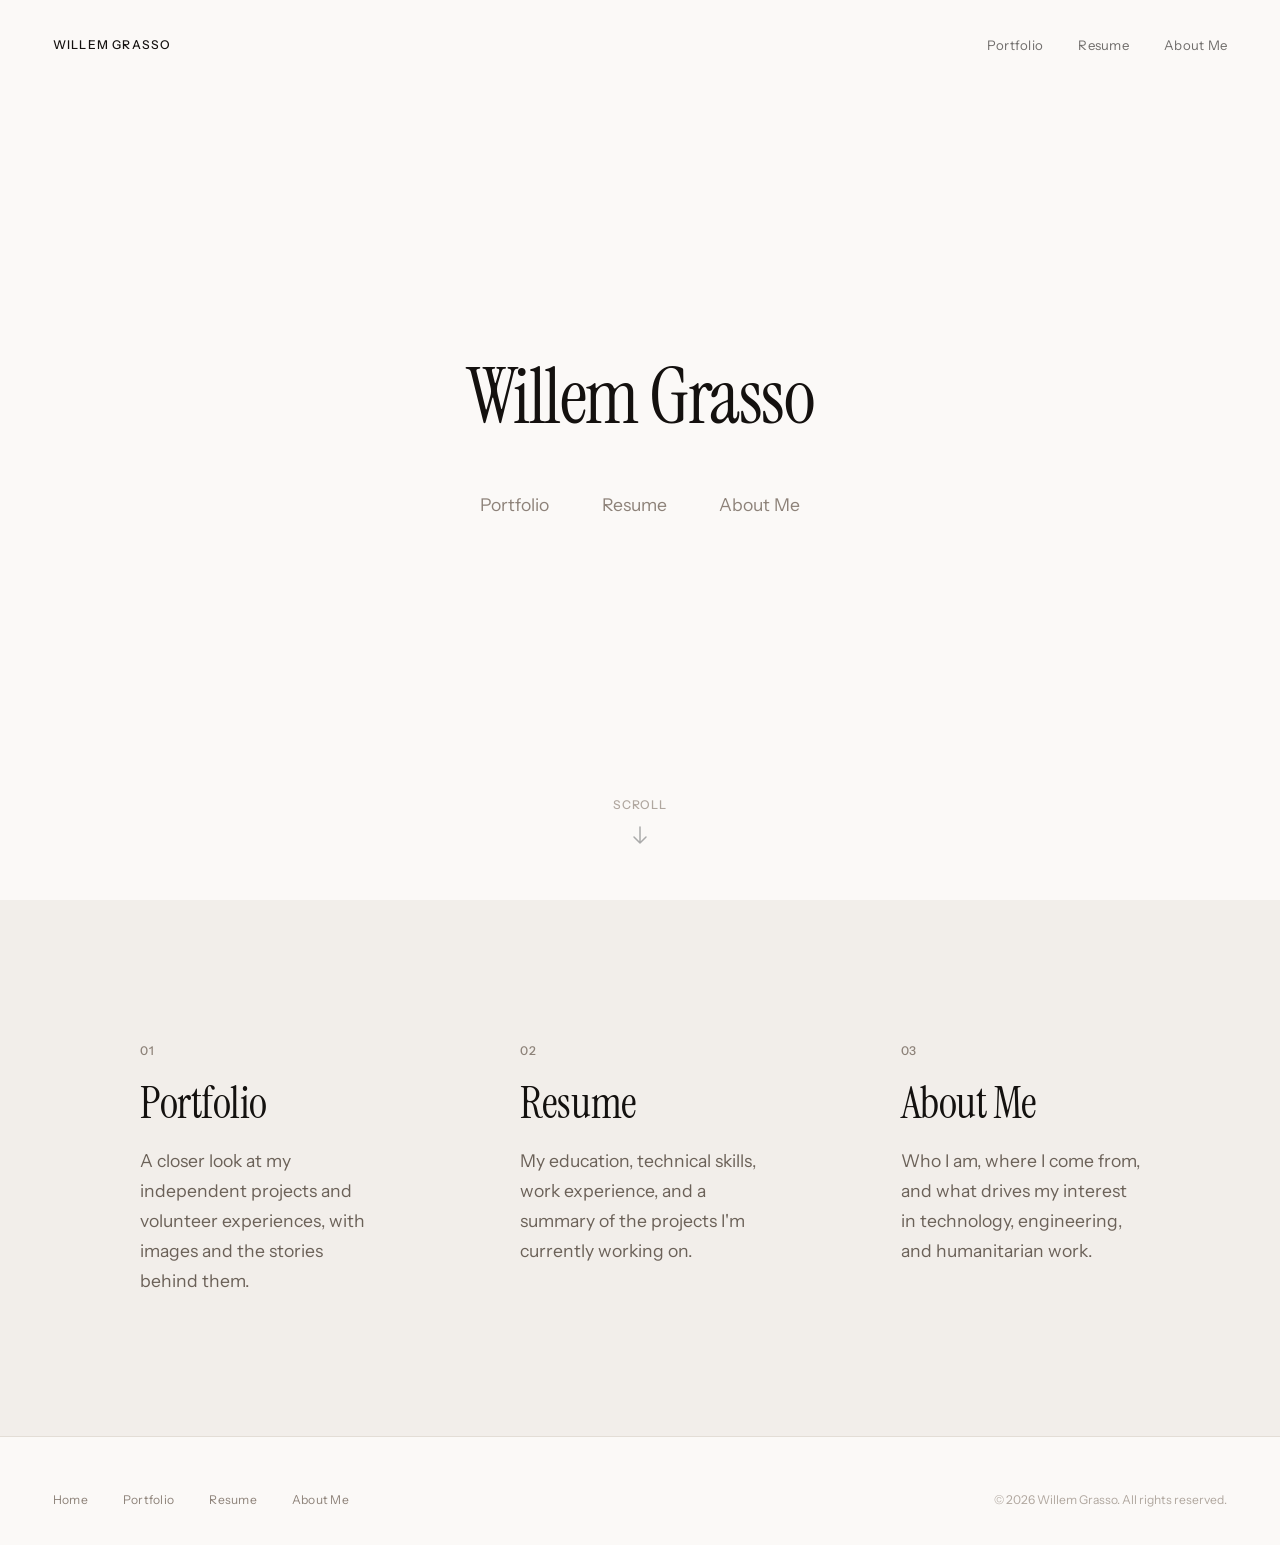
<file: index.html>
<!DOCTYPE html>
<html lang="en">
<head>
  <!-- Google tag (gtag.js) -->
  <script async src="https://www.googletagmanager.com/gtag/js?id=G-PPT7CW82WE"></script>
  <script>
    window.dataLayer = window.dataLayer || [];
    function gtag(){dataLayer.push(arguments);}
    gtag('js', new Date());
    gtag('config', 'G-PPT7CW82WE');
  </script>
  
  <meta charset="UTF-8">
  <meta name="viewport" content="width=device-width, initial-scale=1.0">
  <title>Willem Grasso | Clinical Technology and Neurotechnology</title>
  <meta name="description" content="Willem Grasso. Clinical Technology at TU Delft, building in neurotechnology and digital health. Two apps on the App Store, and research at Erasmus MC.">
  
  <!-- Fonts -->
  <link rel="preconnect" href="https://fonts.googleapis.com">
  <link rel="preconnect" href="https://fonts.gstatic.com" crossorigin>
  <link href="https://fonts.googleapis.com/css2?family=Instrument+Sans:ital,wght@0,400..700;1,400..700&family=Instrument+Serif:ital@0;1&display=swap" rel="stylesheet">
  
  <!-- Styles -->
  <link rel="stylesheet" href="css/styles.css">
  
  <!-- Favicon -->
  <link rel="icon" type="image/svg+xml" href="data:image/svg+xml,<svg xmlns='http://www.w3.org/2000/svg' viewBox='0 0 100 100'><text y='.9em' font-size='90'>W</text></svg>">
</head>
<body>
  <!-- Navigation Header -->
  <header class="nav-header" id="nav-header">
    <div class="nav-brand">
      <a href="index.html" class="nav-brand-text">Willem Grasso</a>
    </div>
    
    <nav class="nav-links">
      <a href="portfolio.html" class="nav-link">Portfolio</a>
      <a href="resume.html" class="nav-link">Resume</a>
      <a href="about.html" class="nav-link">About Me</a>
    </nav>
    
    <!-- Mobile Toggle -->
    <button class="nav-mobile-toggle" id="nav-toggle" aria-label="Open menu">
      <span></span>
      <span></span>
      <span></span>
    </button>
  </header>
  
  <!-- Mobile Navigation -->
  <nav class="nav-mobile" id="nav-mobile">
    <button class="nav-mobile-toggle" id="nav-close" aria-label="Close menu" style="position: absolute; top: 2rem; right: 2rem;">
      <span style="transform: rotate(45deg) translateY(5px);"></span>
      <span style="opacity: 0;"></span>
      <span style="transform: rotate(-45deg) translateY(-5px);"></span>
    </button>
    
    <a href="portfolio.html" class="nav-link">Portfolio</a>
    <a href="resume.html" class="nav-link">Resume</a>
    <a href="about.html" class="nav-link">About Me</a>
  </nav>
  
  <!-- Hero Section -->
  <main class="hero" id="home">
    <div class="hero-content hero-content-split">
      <div class="hero-left">
        <h1 class="text-display hero-title-small">Willem Grasso</h1>
      </div>
      <div class="hero-right">
        <nav class="hero-nav">
          <a href="portfolio.html" class="hero-nav-link">Portfolio</a>
          <a href="resume.html" class="hero-nav-link">Resume</a>
          <a href="about.html" class="hero-nav-link">About Me</a>
        </nav>
      </div>
    </div>
    
    <!-- Scroll Indicator -->
    <div class="scroll-indicator">
      <span class="text-micro">Scroll</span>
      <svg width="16" height="24" viewBox="0 0 16 24" fill="none">
        <path d="M8 4V20M8 20L2 14M8 20L14 14" stroke="#aaa" stroke-width="1.5" stroke-linecap="round" stroke-linejoin="round"/>
      </svg>
    </div>
  </main>
  
  <!-- Pillars Section -->
  <section class="section pillars-section">
    <div class="container">
      <div class="pillars-grid" style="display: grid; grid-template-columns: repeat(3, 1fr); justify-content: center; max-width: 1000px; margin: 0 auto;">
        <div class="pillar">
          <span class="text-micro pillar-number">01</span>
          <h3 class="text-title">Portfolio</h3>
          <p class="text-body">A closer look at my independent projects and volunteer experiences, with images and the stories behind them.</p>
        </div>
        
        <div class="pillar">
          <span class="text-micro pillar-number">02</span>
          <h3 class="text-title">Resume</h3>
          <p class="text-body">My education, technical skills, work experience, and a summary of the projects I'm currently working on.</p>
        </div>
        
        <div class="pillar">
          <span class="text-micro pillar-number">03</span>
          <h3 class="text-title">About Me</h3>
          <p class="text-body">Who I am, where I come from, and what drives my interest in technology, engineering, and humanitarian work.</p>
        </div>
      </div>
    </div>
  </section>
  
  
  
  <!-- Footer -->
  <footer class="footer">
    <div class="footer-content">
      <div class="footer-links">
        <a href="index.html" class="footer-link">Home</a>
        <a href="portfolio.html" class="footer-link">Portfolio</a>
        <a href="resume.html" class="footer-link">Resume</a>
        <a href="about.html" class="footer-link">About Me</a>
      </div>
      <p class="footer-copyright">© 2026 Willem Grasso. All rights reserved.</p>
    </div>
  </footer>
  
  <!-- Scripts -->
  <script src="js/main.js"></script>
</body>
</html>
</file>
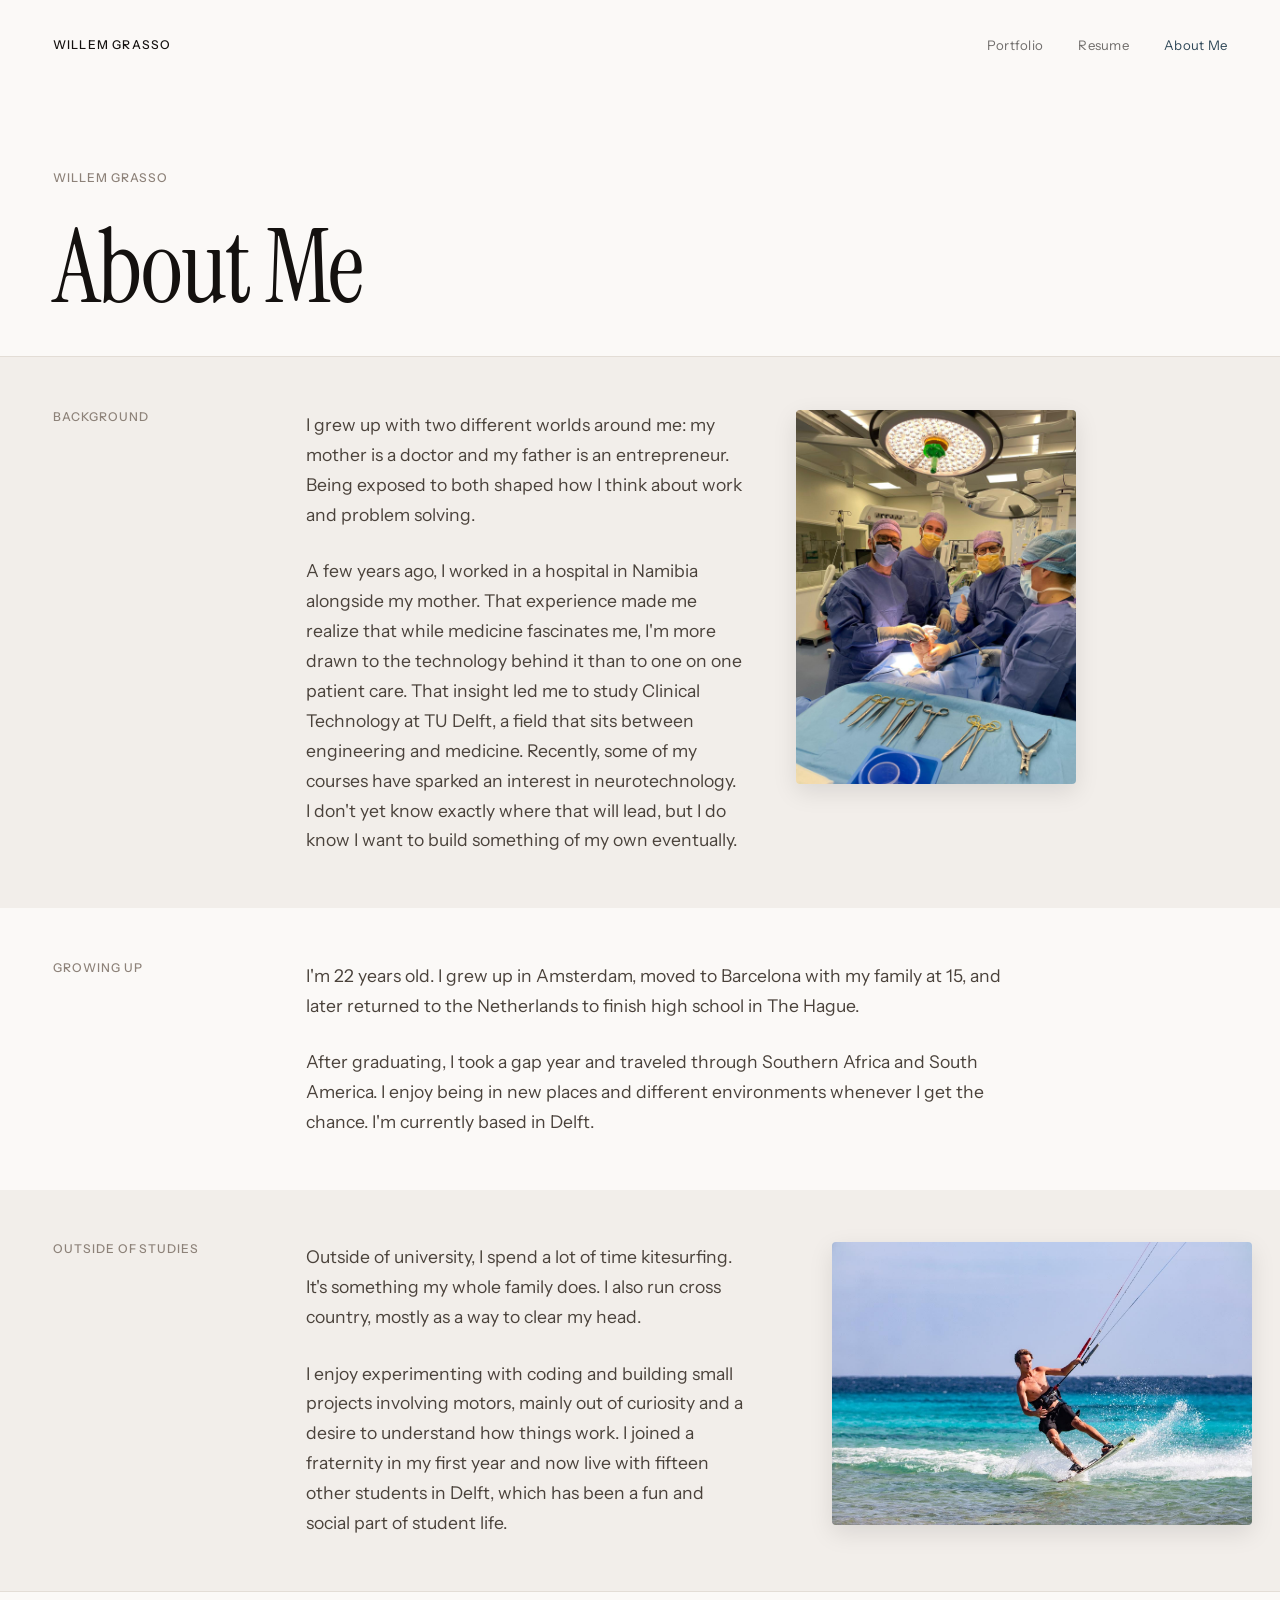
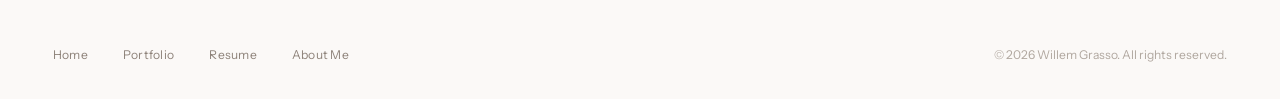
<file: about.html>
<!DOCTYPE html>
<html lang="en">
<head>
  <!-- Google tag (gtag.js) -->
  <script async src="https://www.googletagmanager.com/gtag/js?id=G-PPT7CW82WE"></script>
  <script>
    window.dataLayer = window.dataLayer || [];
    function gtag(){dataLayer.push(arguments);}
    gtag('js', new Date());
    gtag('config', 'G-PPT7CW82WE');
  </script>
  
  <meta charset="UTF-8">
  <meta name="viewport" content="width=device-width, initial-scale=1.0">
  <title>About Me | Willem Grasso</title>
  <meta name="description" content="Learn more about Willem Grasso. Clinical Technology student at TU Delft, building in neurotechnology and digital health.">
  
  <!-- Fonts -->
  <link rel="preconnect" href="https://fonts.googleapis.com">
  <link rel="preconnect" href="https://fonts.gstatic.com" crossorigin>
  <link href="https://fonts.googleapis.com/css2?family=Instrument+Sans:ital,wght@0,400..700;1,400..700&family=Instrument+Serif:ital@0;1&display=swap" rel="stylesheet">
  
  <!-- Styles -->
  <link rel="stylesheet" href="css/styles.css">
  
  <!-- Favicon -->
  <link rel="icon" type="image/svg+xml" href="data:image/svg+xml,<svg xmlns='http://www.w3.org/2000/svg' viewBox='0 0 100 100'><text y='.9em' font-size='90'>W</text></svg>">
</head>
<body>
  <!-- Navigation Header -->
  <header class="nav-header" id="nav-header">
    <div class="nav-brand">
      <a href="index.html" class="nav-brand-text">Willem Grasso</a>
    </div>
    
    <nav class="nav-links">
      <a href="portfolio.html" class="nav-link">Portfolio</a>
      <a href="resume.html" class="nav-link">Resume</a>
      <a href="about.html" class="nav-link active">About Me</a>
    </nav>
    
    <!-- Mobile Toggle -->
    <button class="nav-mobile-toggle" id="nav-toggle" aria-label="Open menu">
      <span></span>
      <span></span>
      <span></span>
    </button>
  </header>
  
  <!-- Mobile Navigation -->
  <nav class="nav-mobile" id="nav-mobile">
    <button class="nav-mobile-toggle" id="nav-close" aria-label="Close menu" style="position: absolute; top: 2rem; right: 2rem;">
      <span style="transform: rotate(45deg) translateY(5px);"></span>
      <span style="opacity: 0;"></span>
      <span style="transform: rotate(-45deg) translateY(-5px);"></span>
    </button>
    
    <a href="portfolio.html" class="nav-link">Portfolio</a>
    <a href="resume.html" class="nav-link">Resume</a>
    <a href="about.html" class="nav-link">About Me</a>
  </nav>
  
  <!-- About Hero -->
  <section class="about-hero">
    <div class="container">
      <div class="about-hero-content">
        <span class="text-micro about-label">Willem Grasso</span>
        <h1 class="text-display about-title">About Me</h1>
      </div>
    </div>
  </section>
  
  <!-- Background Section -->
  <section class="section about-story-section">
    <div class="container">
      <div class="about-story-grid">
        <div class="about-story-sidebar">
          <h2 class="text-micro section-label">Background</h2>
        </div>
        <div class="about-story-content">
          <div class="about-content-with-photo">
            <div class="about-text">
              <p class="text-body">
                I grew up with two different worlds around me: my mother is a doctor and my father is an entrepreneur. Being exposed to both shaped how I think about work and problem solving.
              </p>
              <p class="text-body">
                A few years ago, I worked in a hospital in Namibia alongside my mother. That experience made me realize that while medicine fascinates me, I'm more drawn to the technology behind it than to one on one patient care. That insight led me to study Clinical Technology at TU Delft, a field that sits between engineering and medicine. Recently, some of my courses have sparked an interest in neurotechnology. I don't yet know exactly where that will lead, but I do know I want to build something of my own eventually.
              </p>
            </div>
            <img src="pictures/WhatsApp Image 2025-12-24 at 11.42.36.jpeg" alt="Willem Grasso" class="about-photo">
          </div>
        </div>
      </div>
    </div>
    <style>
      .about-content-with-photo {
        display: flex;
        align-items: flex-start;
        justify-content: space-between;
      }
      .about-text {
        flex: 1;
      }
      .about-photo {
        width: 280px;
        flex-shrink: 0;
        border-radius: 4px;
        box-shadow: 0 8px 24px rgba(0, 0, 0, 0.1);
        object-fit: cover;
        margin-left: 3rem;
        margin-right: -4rem;
      }
      @media (max-width: 1200px) {
        .about-photo {
          margin-right: -2rem;
        }
      }
      @media (max-width: 900px) {
        .about-content-with-photo {
          flex-direction: row;
        }
        .about-photo {
          width: 200px;
          margin-left: 2rem;
          margin-right: 0;
        }
      }
      @media (max-width: 600px) {
        .about-content-with-photo {
          flex-direction: column;
        }
        .about-photo {
          width: 70%;
          max-width: 280px;
          margin-top: 1.5rem;
          margin-left: auto;
          margin-right: 0;
        }
      }
    </style>
  </section>
  
  <!-- Growing Up Section -->
  <section class="section about-story-section" style="background: var(--color-white);">
    <div class="container">
      <div class="about-story-grid">
        <div class="about-story-sidebar">
          <h2 class="text-micro section-label">Growing Up</h2>
        </div>
        <div class="about-story-content">
          <p class="text-body">
            I'm 22 years old. I grew up in Amsterdam, moved to Barcelona with my family at 15, and later returned to the Netherlands to finish high school in The Hague.
          </p>
          <p class="text-body">
            After graduating, I took a gap year and traveled through Southern Africa and South America. I enjoy being in new places and different environments whenever I get the chance. I'm currently based in Delft.
          </p>
        </div>
      </div>
    </div>
  </section>
  
  <!-- Outside of Studies Section -->
  <section class="section about-story-section">
    <div class="container">
      <div class="about-story-grid">
        <div class="about-story-sidebar">
          <h2 class="text-micro section-label">Outside of Studies</h2>
        </div>
        <div class="about-story-content">
          <div class="outside-content-with-photo">
            <div class="outside-text">
              <p class="text-body">
                Outside of university, I spend a lot of time kitesurfing. It's something my whole family does. I also run cross country, mostly as a way to clear my head.
              </p>
              <p class="text-body">
                I enjoy experimenting with coding and building small projects involving motors, mainly out of curiosity and a desire to understand how things work. I joined a fraternity in my first year and now live with fifteen other students in Delft, which has been a fun and social part of student life.
              </p>
            </div>
            <img src="pictures/kitesurf_foto .jpeg" alt="Kitesurfing" class="kitesurf-photo">
          </div>
        </div>
      </div>
    </div>
  </section>
  <style>
    .outside-content-with-photo {
      display: flex;
      gap: 2rem;
      align-items: flex-start;
      justify-content: space-between;
    }
    .outside-text {
      flex: 1;
    }
    .kitesurf-photo {
      width: 420px;
      flex-shrink: 0;
      border-radius: 4px;
      box-shadow: 0 8px 24px rgba(0, 0, 0, 0.1);
      object-fit: cover;
      margin-left: 3rem;
      margin-right: -14rem;
    }
    @media (max-width: 1200px) {
      .kitesurf-photo {
        margin-right: -6rem;
      }
    }
    @media (max-width: 900px) {
      .outside-content-with-photo {
        flex-direction: row;
      }
      .kitesurf-photo {
        width: 280px;
        margin-left: 2rem;
        margin-right: 0;
      }
    }
    @media (max-width: 600px) {
      .outside-content-with-photo {
        flex-direction: column;
      }
      .kitesurf-photo {
        width: 80%;
        max-width: 350px;
        margin-top: 1.5rem;
        margin-left: auto;
        margin-right: 0;
      }
    }
  </style>
  
  <!-- Footer -->
  <footer class="footer">
    <div class="footer-content">
      <div class="footer-links">
        <a href="index.html" class="footer-link">Home</a>
        <a href="portfolio.html" class="footer-link">Portfolio</a>
        <a href="resume.html" class="footer-link">Resume</a>
        <a href="about.html" class="footer-link">About Me</a>
      </div>
      <p class="footer-copyright">© 2026 Willem Grasso. All rights reserved.</p>
    </div>
  </footer>
  
  <!-- Scripts -->
  <script src="js/main.js"></script>
</body>
</html>
</file>
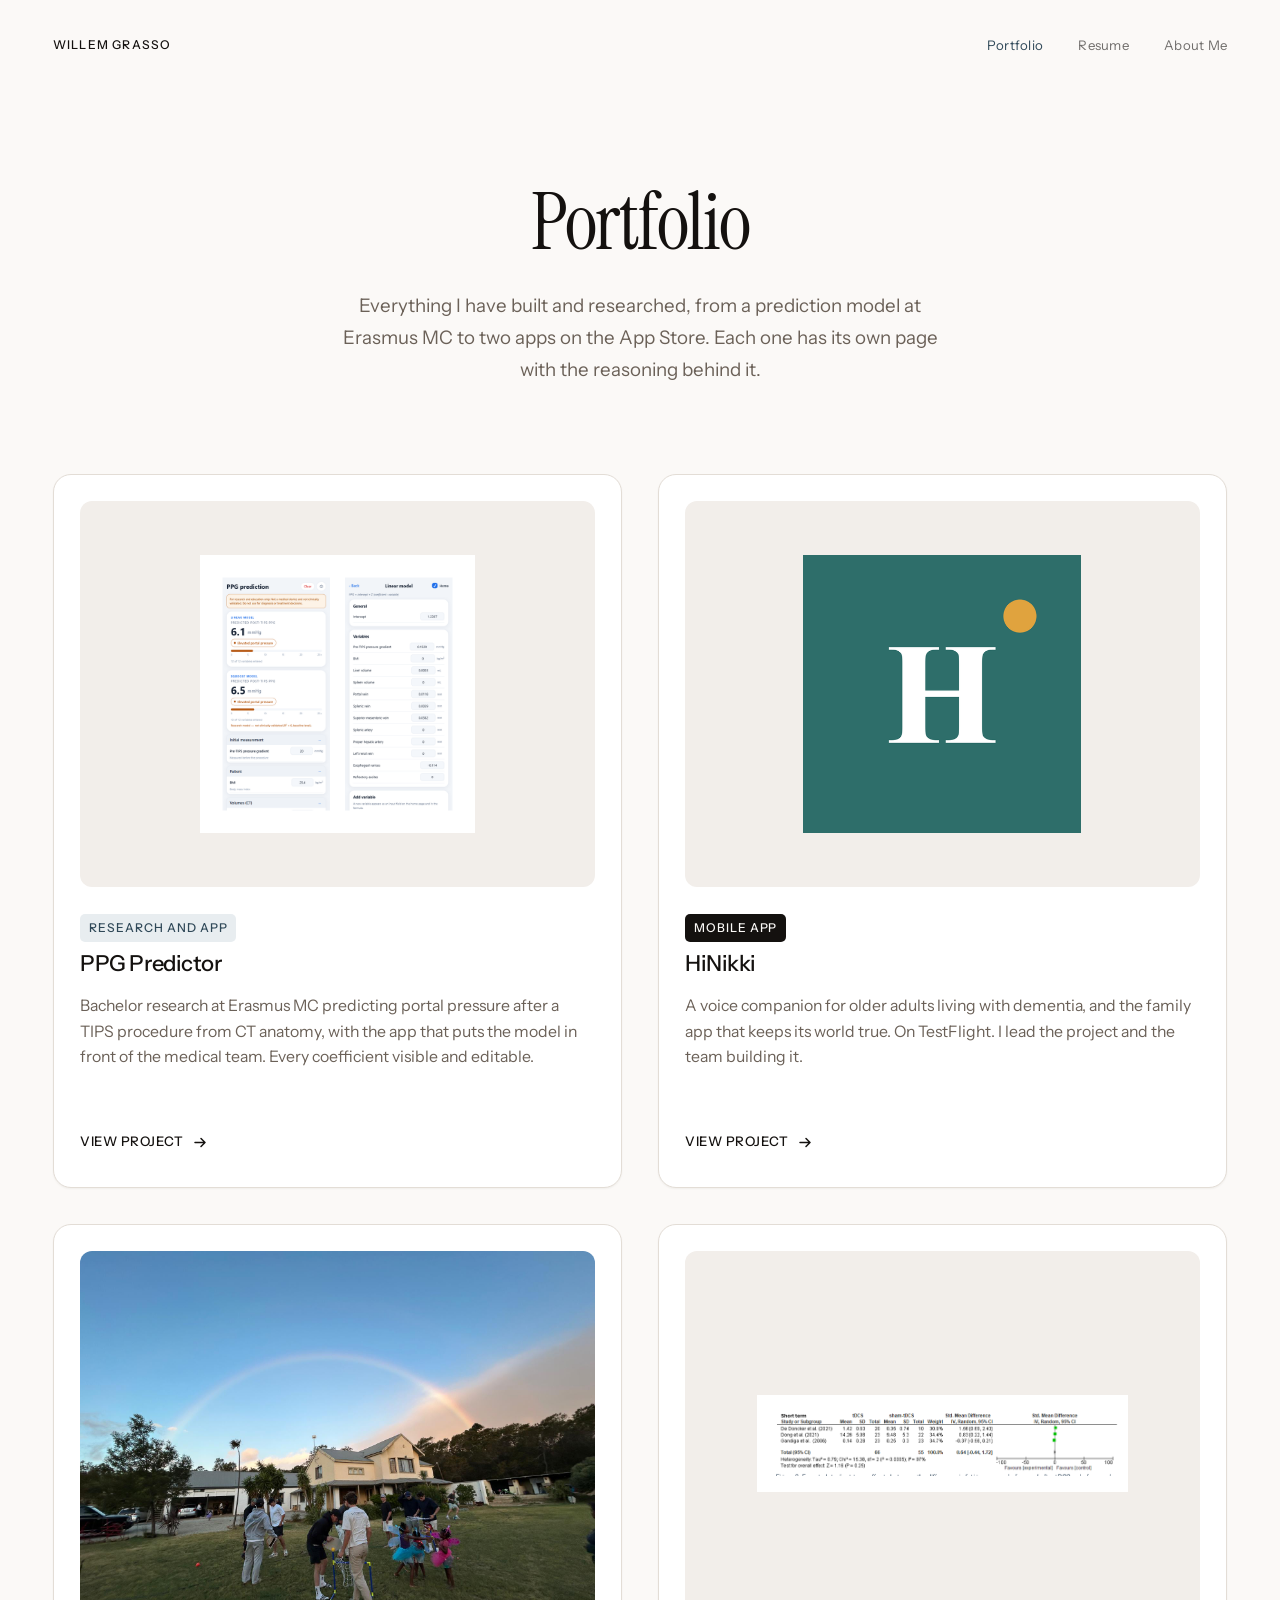
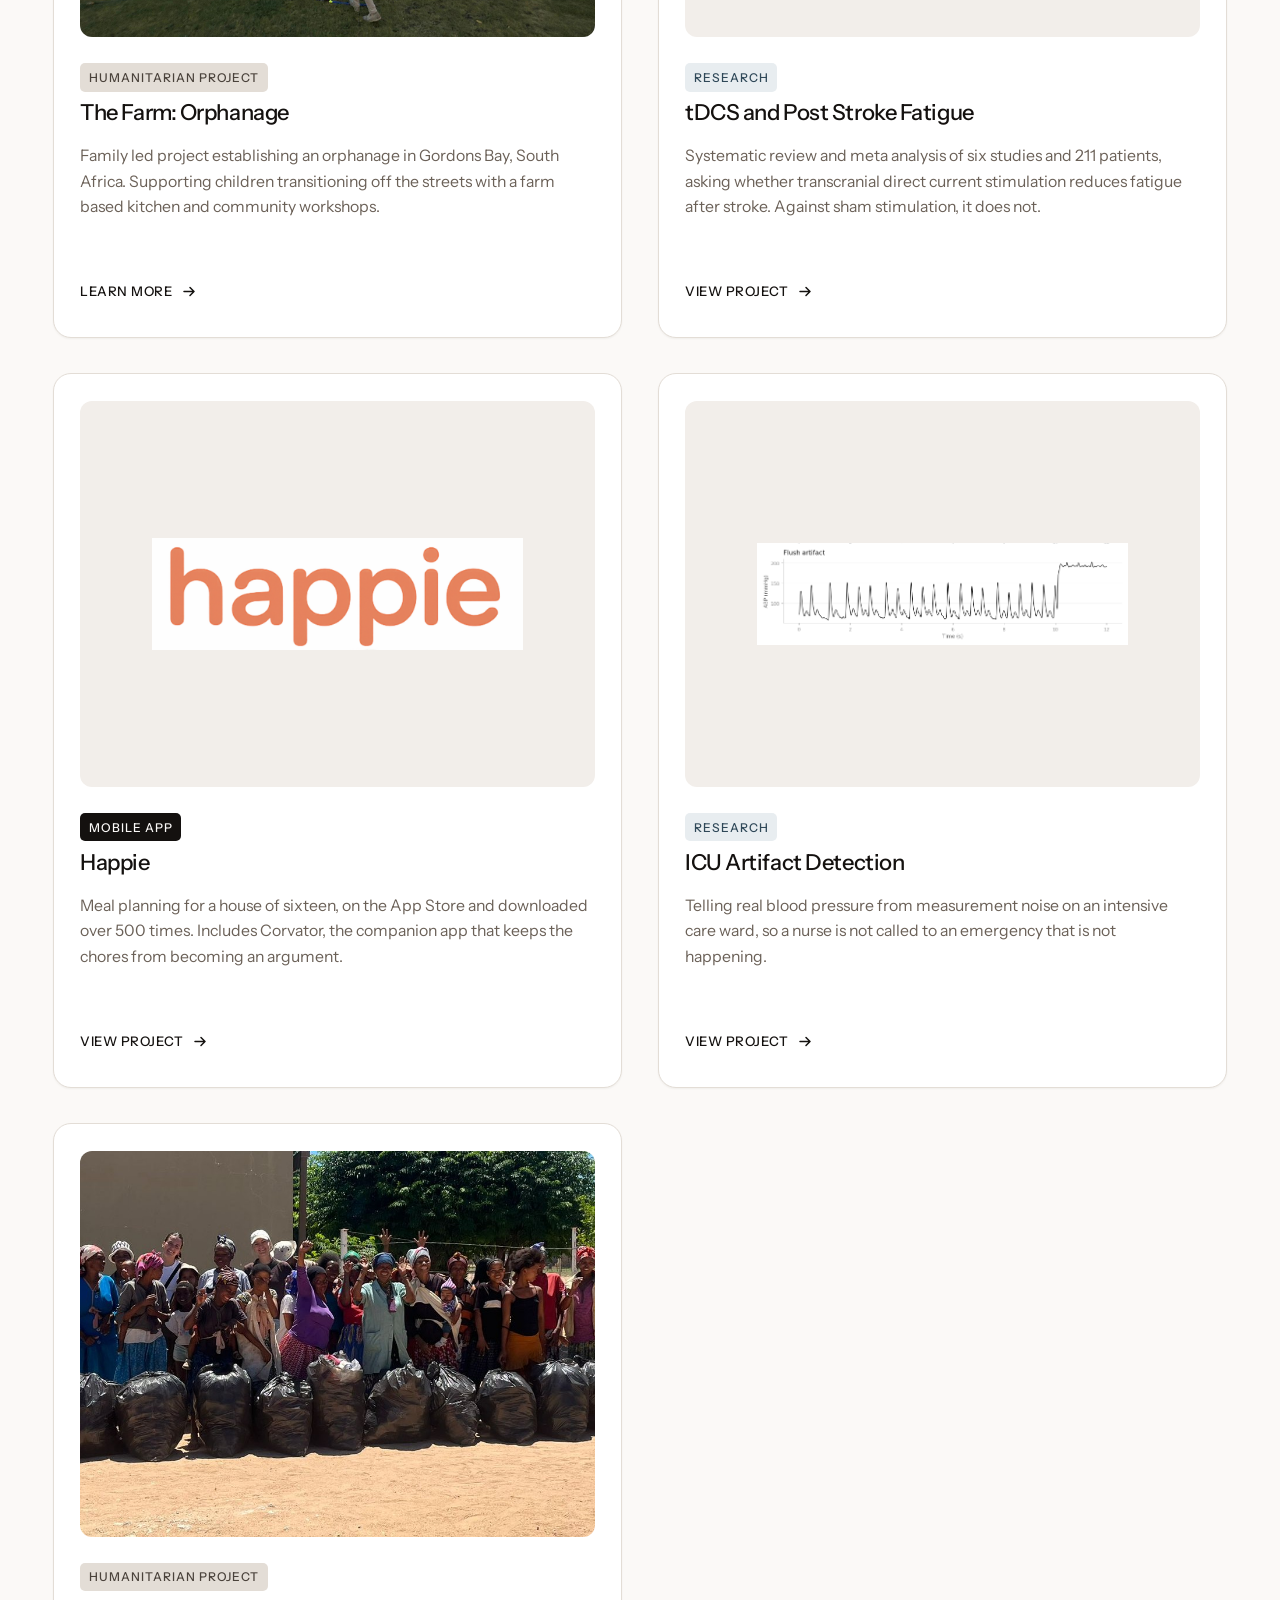
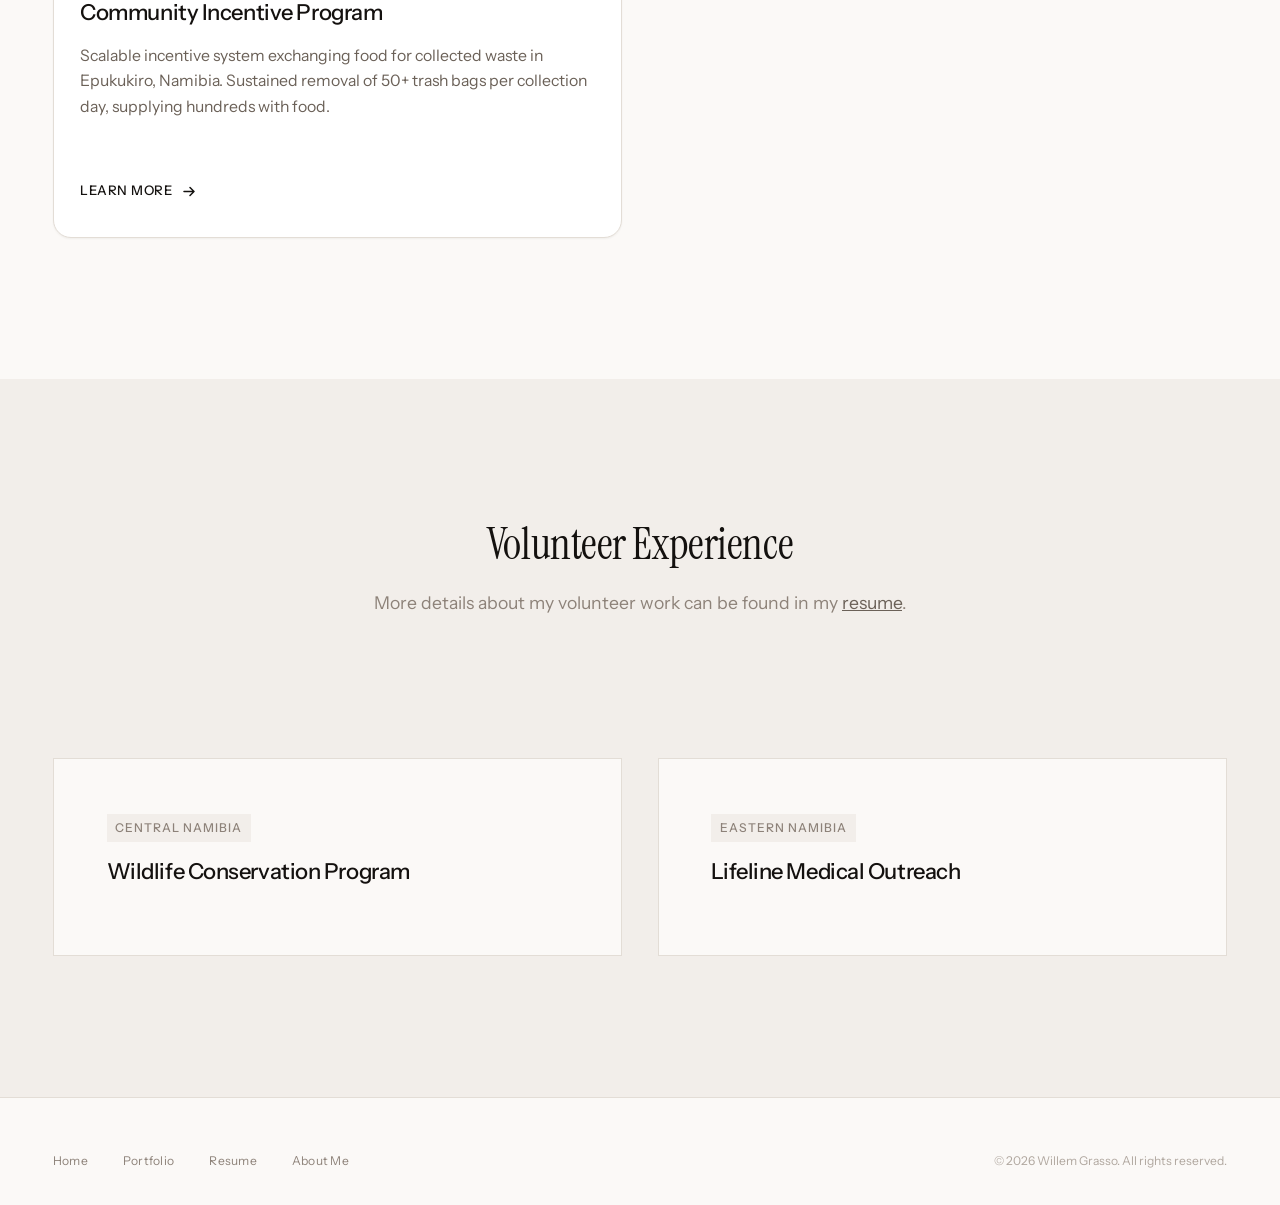
<file: portfolio.html>
<!DOCTYPE html>
<html lang="en">
<head>
  <!-- Google tag (gtag.js) -->
  <script async src="https://www.googletagmanager.com/gtag/js?id=G-PPT7CW82WE"></script>
  <script>
    window.dataLayer = window.dataLayer || [];
    function gtag(){dataLayer.push(arguments);}
    gtag('js', new Date());
    gtag('config', 'G-PPT7CW82WE');
  </script>
  
  <meta charset="UTF-8">
  <meta name="viewport" content="width=device-width, initial-scale=1.0">
  <title>Portfolio | Willem Grasso</title>
  <meta name="description" content="Every project by Willem Grasso: clinical prediction models, two App Store apps, a meta analysis, ICU signal processing, and humanitarian work.">
  
  <!-- Fonts -->
  <link rel="preconnect" href="https://fonts.googleapis.com">
  <link rel="preconnect" href="https://fonts.gstatic.com" crossorigin>
  <link href="https://fonts.googleapis.com/css2?family=Instrument+Sans:ital,wght@0,400..700;1,400..700&family=Instrument+Serif:ital@0;1&display=swap" rel="stylesheet">
  
  <!-- Styles -->
  <link rel="stylesheet" href="css/styles.css">
  
  <!-- Favicon -->
  <link rel="icon" type="image/svg+xml" href="data:image/svg+xml,<svg xmlns='http://www.w3.org/2000/svg' viewBox='0 0 100 100'><text y='.9em' font-size='90'>W</text></svg>">
</head>
<body>
  <!-- Navigation Header -->
  <header class="nav-header" id="nav-header">
    <div class="nav-brand">
      <a href="index.html" class="nav-brand-text">Willem Grasso</a>
    </div>
    
    <nav class="nav-links">
      <a href="portfolio.html" class="nav-link active">Portfolio</a>
      <a href="resume.html" class="nav-link">Resume</a>
      <a href="about.html" class="nav-link">About Me</a>
    </nav>
    
    <!-- Mobile Toggle -->
    <button class="nav-mobile-toggle" id="nav-toggle" aria-label="Open menu">
      <span></span>
      <span></span>
      <span></span>
    </button>
  </header>
  
  <!-- Mobile Navigation -->
  <nav class="nav-mobile" id="nav-mobile">
    <button class="nav-mobile-toggle" id="nav-close" aria-label="Close menu" style="position: absolute; top: 2rem; right: 2rem;">
      <span style="transform: rotate(45deg) translateY(5px);"></span>
      <span style="opacity: 0;"></span>
      <span style="transform: rotate(-45deg) translateY(-5px);"></span>
    </button>
    
    <a href="portfolio.html" class="nav-link active">Portfolio</a>
    <a href="resume.html" class="nav-link">Resume</a>
    <a href="about.html" class="nav-link">About Me</a>
  </nav>

  <main>
  <!-- Projects Section -->
  <section class="section projects-section portfolio-page" id="portfolio">
    <div class="container">
      <div class="section-header">
        <h1 class="text-display">Portfolio</h1>
        <p class="text-body">Everything I have built and researched, from a prediction model at Erasmus MC to two apps on the App Store. Each one has its own page with the reasoning behind it.</p>
      </div>
      
      <div class="projects-grid">
        <!-- Project Card 1 -->
        <a href="projects/ppg-predictor.html" class="project-card">
          <div class="project-preview">
            <img src="pictures/ppg/card.png" alt="PPG Predictor app" class="preview-contain">
          </div>
          <span class="text-micro project-type project-type-research">Research and App</span>
          <h3>PPG Predictor</h3>
          <p>Bachelor research at Erasmus MC predicting portal pressure after a TIPS procedure from CT anatomy, with the app that puts the model in front of the medical team. Every coefficient visible and editable.</p>
          <span class="project-link">
            View Project
            <svg width="16" height="16" viewBox="0 0 16 16" fill="none">
              <path d="M3 8.5H13M13 8.5L9 4.5M13 8.5L9 12.5" stroke="currentColor" stroke-width="1.5" stroke-linecap="round" stroke-linejoin="round"/>
            </svg>
          </span>
        </a>
        <!-- Project Card 2 -->
        <a href="projects/hinikki.html" class="project-card">
          <div class="project-preview">
            <img src="pictures/hinikki/icon.png" alt="HiNikki app" class="preview-contain">
          </div>
          <span class="text-micro project-type project-type-app">Mobile App</span>
          <h3>HiNikki</h3>
          <p>A voice companion for older adults living with dementia, and the family app that keeps its world true. On TestFlight. I lead the project and the team building it.</p>
          <span class="project-link">
            View Project
            <svg width="16" height="16" viewBox="0 0 16 16" fill="none">
              <path d="M3 8.5H13M13 8.5L9 4.5M13 8.5L9 12.5" stroke="currentColor" stroke-width="1.5" stroke-linecap="round" stroke-linejoin="round"/>
            </svg>
          </span>
        </a>
        <!-- Project Card 3 -->
        <a href="projects/the-farm-orphanage.html" class="project-card">
          <div class="project-preview">
            <img src="pictures/c86a746e-b7d0-4881-ac4e-d44b050138e1.jpg" alt="The Farm Orphanage">
          </div>
          <span class="text-micro project-type project-type-humanitarian">Humanitarian Project</span>
          <h3>The Farm: Orphanage</h3>
          <p>Family led project establishing an orphanage in Gordons Bay, South Africa. Supporting children transitioning off the streets with a farm based kitchen and community workshops.</p>
          <span class="project-link">
            Learn More
            <svg width="16" height="16" viewBox="0 0 16 16" fill="none">
              <path d="M3 8.5H13M13 8.5L9 4.5M13 8.5L9 12.5" stroke="currentColor" stroke-width="1.5" stroke-linecap="round" stroke-linejoin="round"/>
            </svg>
          </span>
        </a>
        <!-- Project Card 4 -->
        <a href="projects/tdcs-post-stroke-fatigue.html" class="project-card">
          <div class="project-preview">
            <img src="pictures/tdcs/card.png" alt="A forest plot from the tDCS meta analysis showing no significant effect against sham stimulation" class="preview-contain">
          </div>
          <span class="text-micro project-type project-type-research">Research</span>
          <h3>tDCS and Post Stroke Fatigue</h3>
          <p>Systematic review and meta analysis of six studies and 211 patients, asking whether transcranial direct current stimulation reduces fatigue after stroke. Against sham stimulation, it does not.</p>
          <span class="project-link">
            View Project
            <svg width="16" height="16" viewBox="0 0 16 16" fill="none">
              <path d="M3 8.5H13M13 8.5L9 4.5M13 8.5L9 12.5" stroke="currentColor" stroke-width="1.5" stroke-linecap="round" stroke-linejoin="round"/>
            </svg>
          </span>
        </a>
        <!-- Project Card 5 -->
        <a href="projects/happie.html" class="project-card">
          <div class="project-preview">
            <img src="pictures/IMG_1196.PNG" alt="Happie App" class="preview-contain">
          </div>
          <span class="text-micro project-type project-type-app">Mobile App</span>
          <h3>Happie</h3>
          <p>Meal planning for a house of sixteen, on the App Store and downloaded over 500 times. Includes Corvator, the companion app that keeps the chores from becoming an argument.</p>
          <span class="project-link">
            View Project
            <svg width="16" height="16" viewBox="0 0 16 16" fill="none">
              <path d="M3 8.5H13M13 8.5L9 4.5M13 8.5L9 12.5" stroke="currentColor" stroke-width="1.5" stroke-linecap="round" stroke-linejoin="round"/>
            </svg>
          </span>
        </a>
        <!-- Project Card 6 -->
        <a href="projects/icu-artifact-detection.html" class="project-card">
          <div class="project-preview">
            <img src="pictures/icu/card.png" alt="An arterial pressure trace where a flush pins the signal near 195 mmHg" class="preview-contain">
          </div>
          <span class="text-micro project-type project-type-research">Research</span>
          <h3>ICU Artifact Detection</h3>
          <p>Telling real blood pressure from measurement noise on an intensive care ward, so a nurse is not called to an emergency that is not happening.</p>
          <span class="project-link">
            View Project
            <svg width="16" height="16" viewBox="0 0 16 16" fill="none">
              <path d="M3 8.5H13M13 8.5L9 4.5M13 8.5L9 12.5" stroke="currentColor" stroke-width="1.5" stroke-linecap="round" stroke-linejoin="round"/>
            </svg>
          </span>
        </a>
        <!-- Project Card 7 -->
        <a href="projects/community-incentive-program.html" class="project-card">
          <div class="project-preview">
            <img src="pictures/trash-bags-line.jpg" alt="Community Incentive Program Preview" class="project-preview-img">
          </div>
          <span class="text-micro project-type project-type-humanitarian">Humanitarian Project</span>
          <h3>Community Incentive Program</h3>
          <p>Scalable incentive system exchanging food for collected waste in Epukukiro, Namibia. Sustained removal of 50+ trash bags per collection day, supplying hundreds with food.</p>
          <span class="project-link">
            Learn More
            <svg width="16" height="16" viewBox="0 0 16 16" fill="none">
              <path d="M3 8.5H13M13 8.5L9 4.5M13 8.5L9 12.5" stroke="currentColor" stroke-width="1.5" stroke-linecap="round" stroke-linejoin="round"/>
            </svg>
          </span>
        </a>

        </div>
    </div>
  </section>

  <!-- Volunteer Experience Section -->
  <section class="section volunteering-section" id="volunteering">
    <div class="container">
      <div class="section-header">
        <h2 class="text-title">Volunteer Experience</h2>
        <p class="text-body">More details about my volunteer work can be found in my <a href="resume.html" style="color: var(--color-gray-600); text-decoration: underline;">resume</a>.</p>
      </div>
      
      <div class="volunteering-grid">
        <div class="volunteering-card">
          <span class="text-micro volunteering-location">Central Namibia</span>
          <h3>Wildlife Conservation Program</h3>
        </div>
        
        <div class="volunteering-card">
          <span class="text-micro volunteering-location">Eastern Namibia</span>
          <h3>Lifeline Medical Outreach</h3>
        </div>
      </div>
    </div>
  </section>
  </main>

  <!-- Footer -->
  <footer class="footer">
    <div class="footer-content">
      <div class="footer-links">
        <a href="index.html" class="footer-link">Home</a>
        <a href="portfolio.html" class="footer-link">Portfolio</a>
        <a href="resume.html" class="footer-link">Resume</a>
        <a href="about.html" class="footer-link">About Me</a>
      </div>
      <p class="footer-copyright">© 2026 Willem Grasso. All rights reserved.</p>
    </div>
  </footer>
  
  <!-- Scripts -->
  <script src="js/main.js"></script>
</body>
</html>
</file>
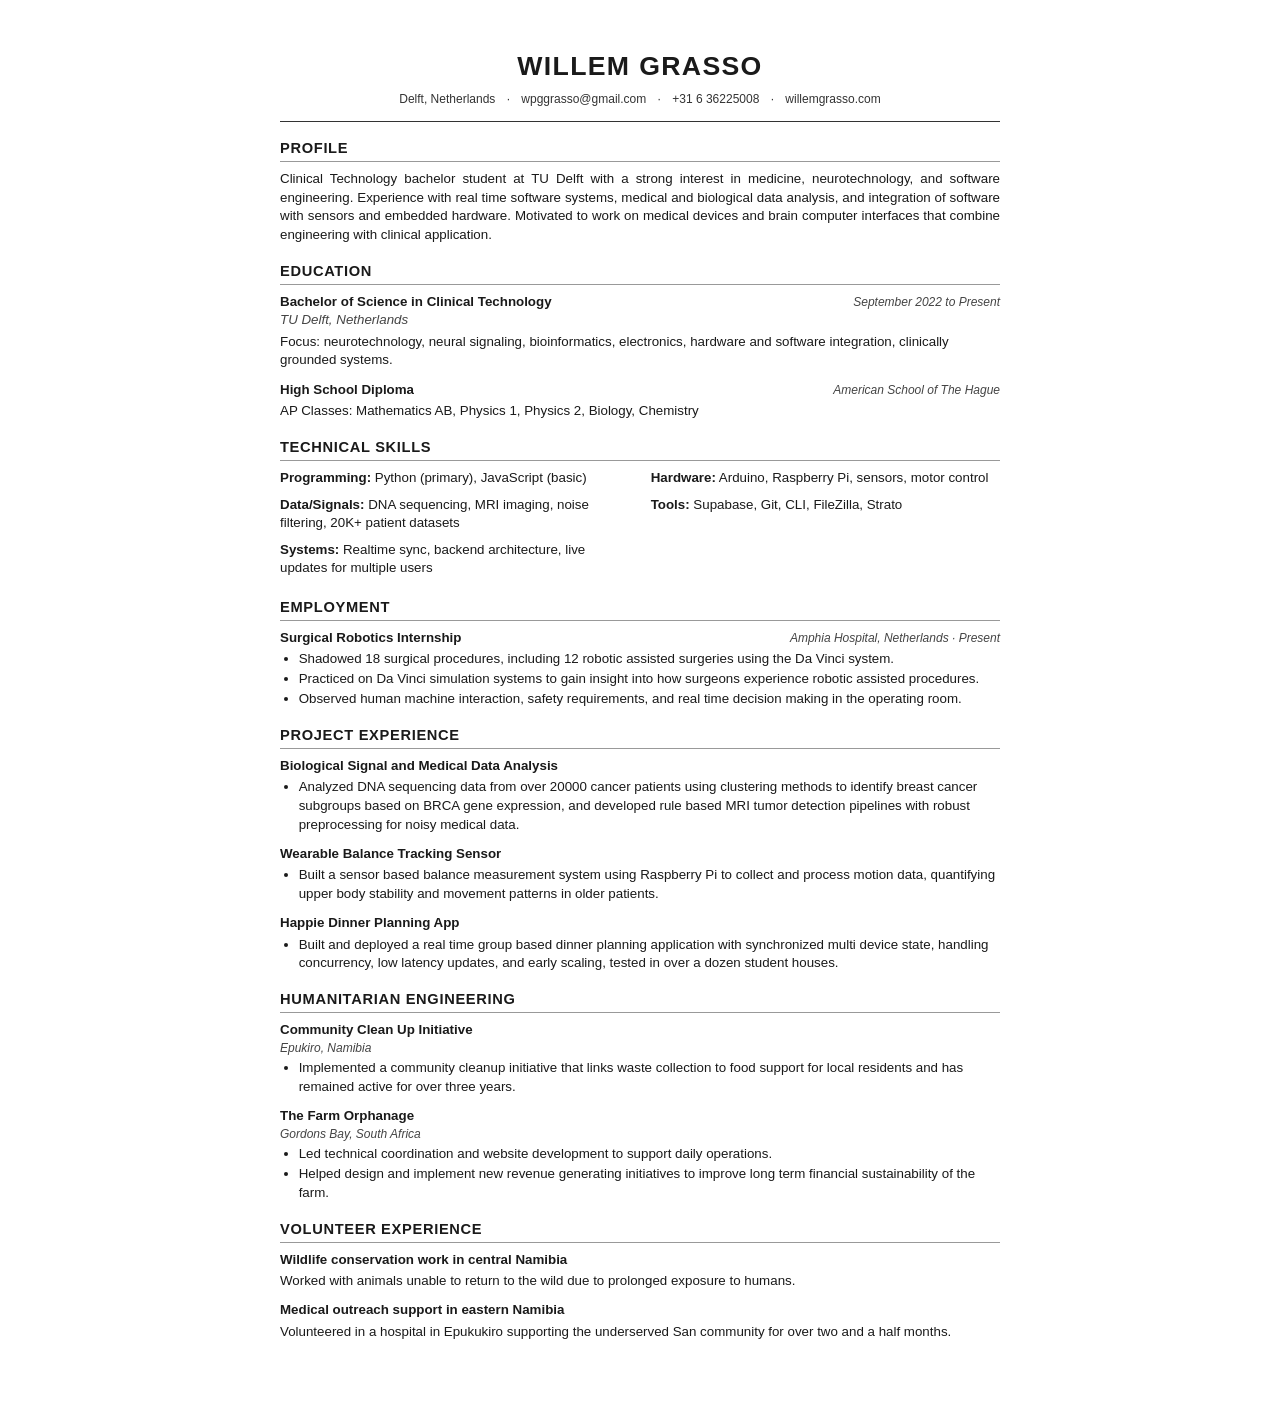
<file: resume-print.html>
<!DOCTYPE html>
<html lang="en">
<head>
  <meta charset="UTF-8">
  <meta name="viewport" content="width=device-width, initial-scale=1.0">
  <title>Resume | Willem Grasso</title>
  <style>
    * {
      margin: 0;
      padding: 0;
      box-sizing: border-box;
    }
    
    body {
      font-family: 'Segoe UI', Tahoma, Geneva, Verdana, sans-serif;
      font-size: 10pt;
      line-height: 1.4;
      color: #1a1a1a;
      max-width: 8.5in;
      margin: 0 auto;
      padding: 0.5in;
      background: white;
    }
    
    @media print {
      body {
        padding: 0;
      }
      @page {
        size: letter;
        margin: 0.5in;
      }
    }
    
    /* Header */
    .header {
      text-align: center;
      margin-bottom: 12pt;
      border-bottom: 1pt solid #333;
      padding-bottom: 10pt;
    }
    
    .name {
      font-size: 20pt;
      font-weight: 700;
      letter-spacing: 1pt;
      margin-bottom: 4pt;
    }
    
    .target-role {
      font-size: 11pt;
      font-weight: 600;
      color: #333;
      margin-bottom: 6pt;
    }
    
    .availability {
      font-size: 9pt;
      color: #444;
      margin-bottom: 6pt;
    }
    
    .contact {
      font-size: 9pt;
      color: #333;
    }
    
    .contact span {
      margin: 0 6pt;
    }
    
    /* Sections */
    .section {
      margin-bottom: 12pt;
    }
    
    .section-title {
      font-size: 11pt;
      font-weight: 700;
      text-transform: uppercase;
      letter-spacing: 0.5pt;
      border-bottom: 0.5pt solid #999;
      padding-bottom: 2pt;
      margin-bottom: 6pt;
      color: #1a1a1a;
    }
    
    /* Profile */
    .profile-text {
      text-align: justify;
    }
    
    /* Education */
    .edu-title {
      font-weight: 600;
    }
    
    .edu-org {
      font-style: italic;
      color: #444;
    }
    
    .edu-desc {
      margin-top: 2pt;
    }
    
    /* Skills */
    .skills-grid {
      display: grid;
      grid-template-columns: 1fr 1fr;
      gap: 4pt 16pt;
    }
    
    .skill-item {
      margin-bottom: 2pt;
    }
    
    .skill-label {
      font-weight: 600;
      display: inline;
    }
    
    .skill-value {
      display: inline;
    }
    
    /* Experience & Projects */
    .item {
      margin-bottom: 8pt;
    }
    
    .item-header {
      display: flex;
      justify-content: space-between;
      align-items: baseline;
    }
    
    .item-title {
      font-weight: 600;
    }
    
    .item-org {
      font-style: italic;
      color: #444;
      font-size: 9pt;
    }
    
    ul {
      margin-left: 14pt;
      margin-top: 2pt;
    }
    
    li {
      margin-bottom: 1pt;
    }
    
    /* Two column for smaller sections */
    .two-col {
      display: grid;
      grid-template-columns: 1fr 1fr;
      gap: 8pt;
    }
  </style>
</head>
<body>
  <!-- Header -->
  <header class="header">
    <div class="name">WILLEM GRASSO</div>
    <div class="contact">
      <span>Delft, Netherlands</span> ·
      <span>wpggrasso@gmail.com</span> ·
      <span>+31 6 36225008</span> ·
      <span>willemgrasso.com</span>
    </div>
  </header>

  <!-- Profile -->
  <section class="section">
    <h2 class="section-title">Profile</h2>
    <p class="profile-text">
      Clinical Technology bachelor student at TU Delft with a strong interest in medicine, neurotechnology, and software engineering. Experience with real time software systems, medical and biological data analysis, and integration of software with sensors and embedded hardware. Motivated to work on medical devices and brain computer interfaces that combine engineering with clinical application.
    </p>
  </section>

  <!-- Education -->
  <section class="section">
    <h2 class="section-title">Education</h2>
    <div class="item">
      <div class="item-header">
        <span class="edu-title">Bachelor of Science in Clinical Technology</span>
        <span class="item-org">September 2022 to Present</span>
      </div>
      <div class="edu-org">TU Delft, Netherlands</div>
      <div class="edu-desc">Focus: neurotechnology, neural signaling, bioinformatics, electronics, hardware and software integration, clinically grounded systems.</div>
    </div>
    <div class="item" style="margin-top: 6pt;">
      <div class="item-header">
        <span class="edu-title">High School Diploma</span>
        <span class="item-org">American School of The Hague</span>
      </div>
      <div class="edu-desc">AP Classes: Mathematics AB, Physics 1, Physics 2, Biology, Chemistry</div>
    </div>
  </section>

  <!-- Technical Skills -->
  <section class="section">
    <h2 class="section-title">Technical Skills</h2>
    <div class="skills-grid">
      <div class="skill-item"><span class="skill-label">Programming:</span> <span class="skill-value">Python (primary), JavaScript (basic)</span></div>
      <div class="skill-item"><span class="skill-label">Hardware:</span> <span class="skill-value">Arduino, Raspberry Pi, sensors, motor control</span></div>
      <div class="skill-item"><span class="skill-label">Data/Signals:</span> <span class="skill-value">DNA sequencing, MRI imaging, noise filtering, 20K+ patient datasets</span></div>
      <div class="skill-item"><span class="skill-label">Tools:</span> <span class="skill-value">Supabase, Git, CLI, FileZilla, Strato</span></div>
      <div class="skill-item"><span class="skill-label">Systems:</span> <span class="skill-value">Realtime sync, backend architecture, live updates for multiple users</span></div>
    </div>
  </section>

  <!-- Employment -->
  <section class="section">
    <h2 class="section-title">Employment</h2>
    <div class="item">
      <div class="item-header">
        <span class="item-title">Surgical Robotics Internship</span>
        <span class="item-org">Amphia Hospital, Netherlands · Present</span>
      </div>
      <ul>
        <li>Shadowed 18 surgical procedures, including 12 robotic assisted surgeries using the Da Vinci system.</li>
        <li>Practiced on Da Vinci simulation systems to gain insight into how surgeons experience robotic assisted procedures.</li>
        <li>Observed human machine interaction, safety requirements, and real time decision making in the operating room.</li>
      </ul>
    </div>
  </section>

  <!-- Project Experience -->
  <section class="section">
    <h2 class="section-title">Project Experience</h2>
    
    <div class="item">
      <div class="item-header">
        <span class="item-title">Biological Signal and Medical Data Analysis</span>
      </div>
      <ul>
        <li>Analyzed DNA sequencing data from over 20000 cancer patients using clustering methods to identify breast cancer subgroups based on BRCA gene expression, and developed rule based MRI tumor detection pipelines with robust preprocessing for noisy medical data.</li>
      </ul>
    </div>
    
    <div class="item">
      <div class="item-header">
        <span class="item-title">Wearable Balance Tracking Sensor</span>
      </div>
      <ul>
        <li>Built a sensor based balance measurement system using Raspberry Pi to collect and process motion data, quantifying upper body stability and movement patterns in older patients.</li>
      </ul>
    </div>
    
    <div class="item">
      <div class="item-header">
        <span class="item-title">Happie Dinner Planning App</span>
      </div>
      <ul>
        <li>Built and deployed a real time group based dinner planning application with synchronized multi device state, handling concurrency, low latency updates, and early scaling, tested in over a dozen student houses.</li>
      </ul>
    </div>
  </section>

  <!-- Humanitarian Engineering -->
  <section class="section">
    <h2 class="section-title">Humanitarian Engineering</h2>
    <div class="item">
      <div class="item-title">Community Clean Up Initiative</div>
      <div class="item-org">Epukiro, Namibia</div>
      <ul>
        <li>Implemented a community cleanup initiative that links waste collection to food support for local residents and has remained active for over three years.</li>
      </ul>
    </div>
    
    <div class="item">
      <div class="item-title">The Farm Orphanage</div>
      <div class="item-org">Gordons Bay, South Africa</div>
      <ul>
        <li>Led technical coordination and website development to support daily operations.</li>
        <li>Helped design and implement new revenue generating initiatives to improve long term financial sustainability of the farm.</li>
      </ul>
    </div>
  </section>

  <!-- Volunteer -->
  <section class="section">
    <h2 class="section-title">Volunteer Experience</h2>
    <div class="item">
      <div class="item-title">Wildlife conservation work in central Namibia</div>
      <p style="margin-top: 2pt;">Worked with animals unable to return to the wild due to prolonged exposure to humans.</p>
    </div>
    <div class="item" style="margin-top: 6pt;">
      <div class="item-title">Medical outreach support in eastern Namibia</div>
      <p style="margin-top: 2pt;">Volunteered in a hospital in Epukukiro supporting the underserved San community for over two and a half months.</p>
    </div>
  </section>
</body>
</html>
</file>
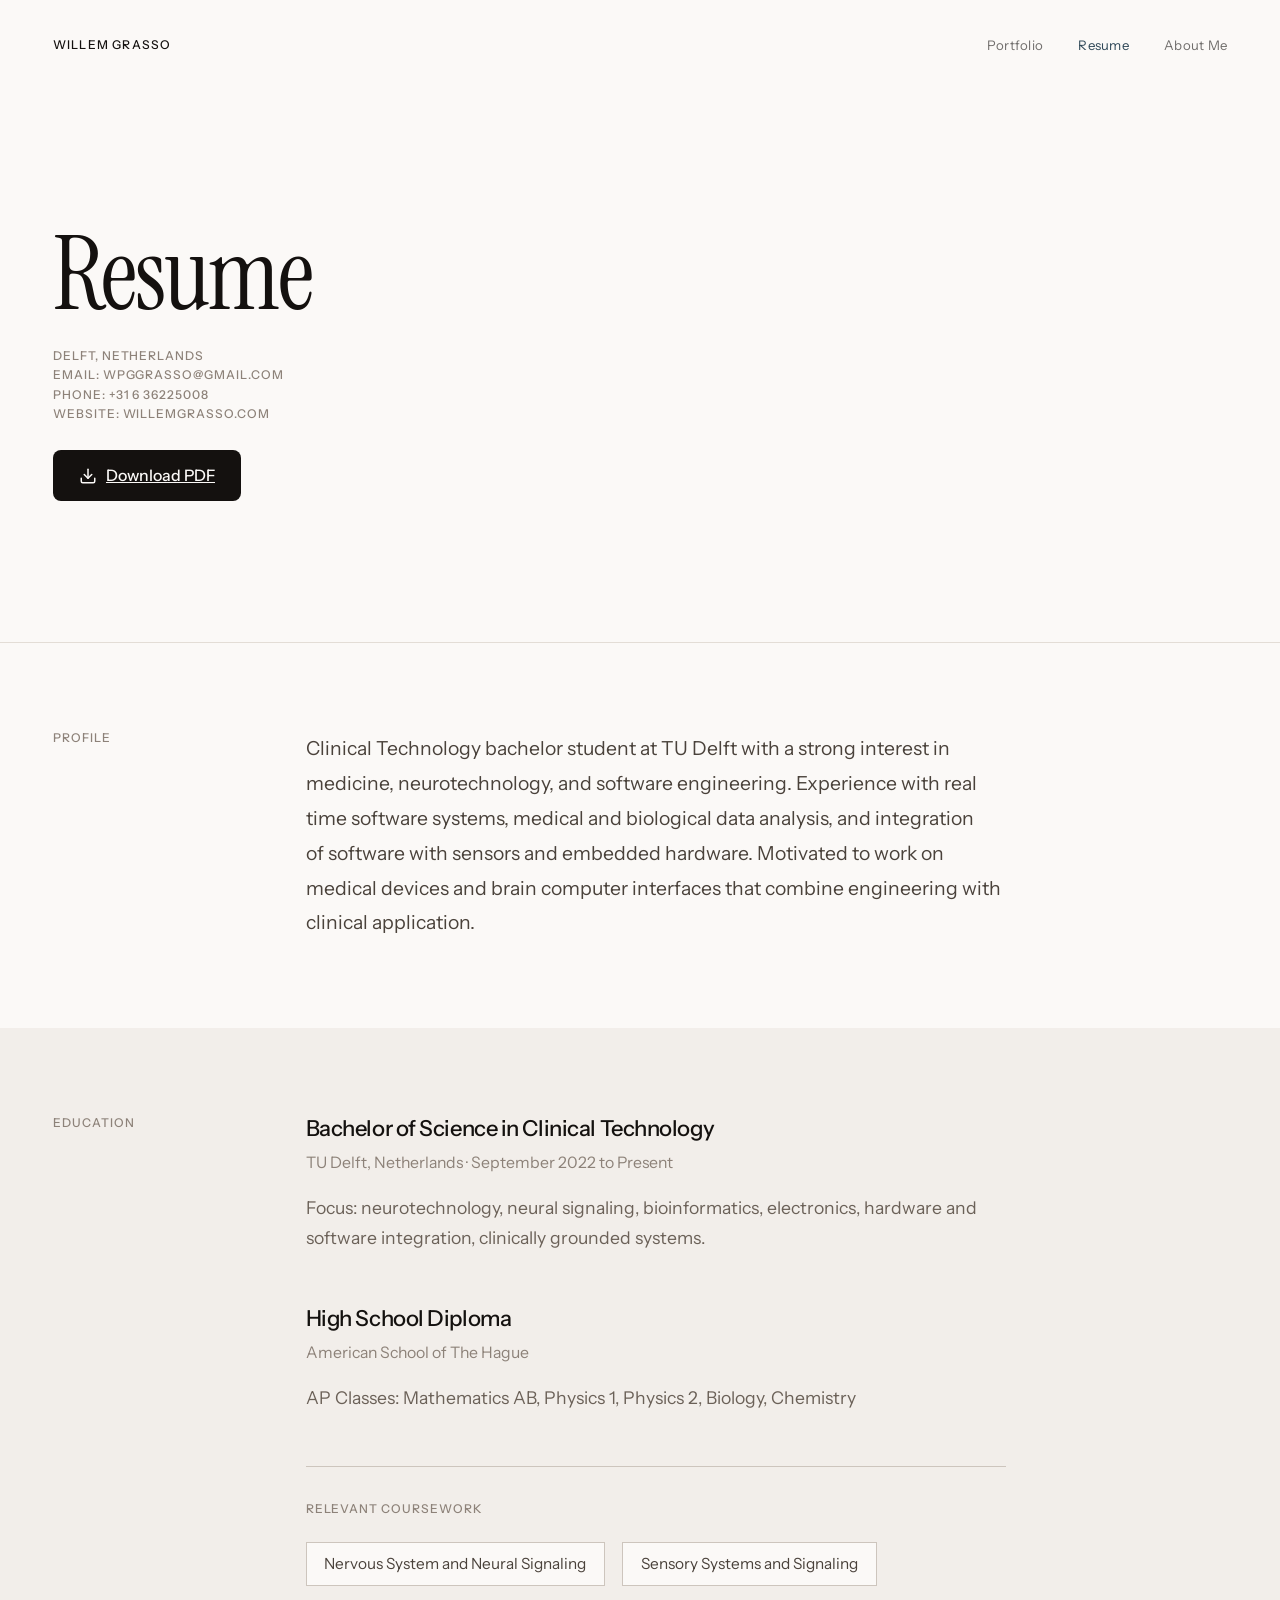
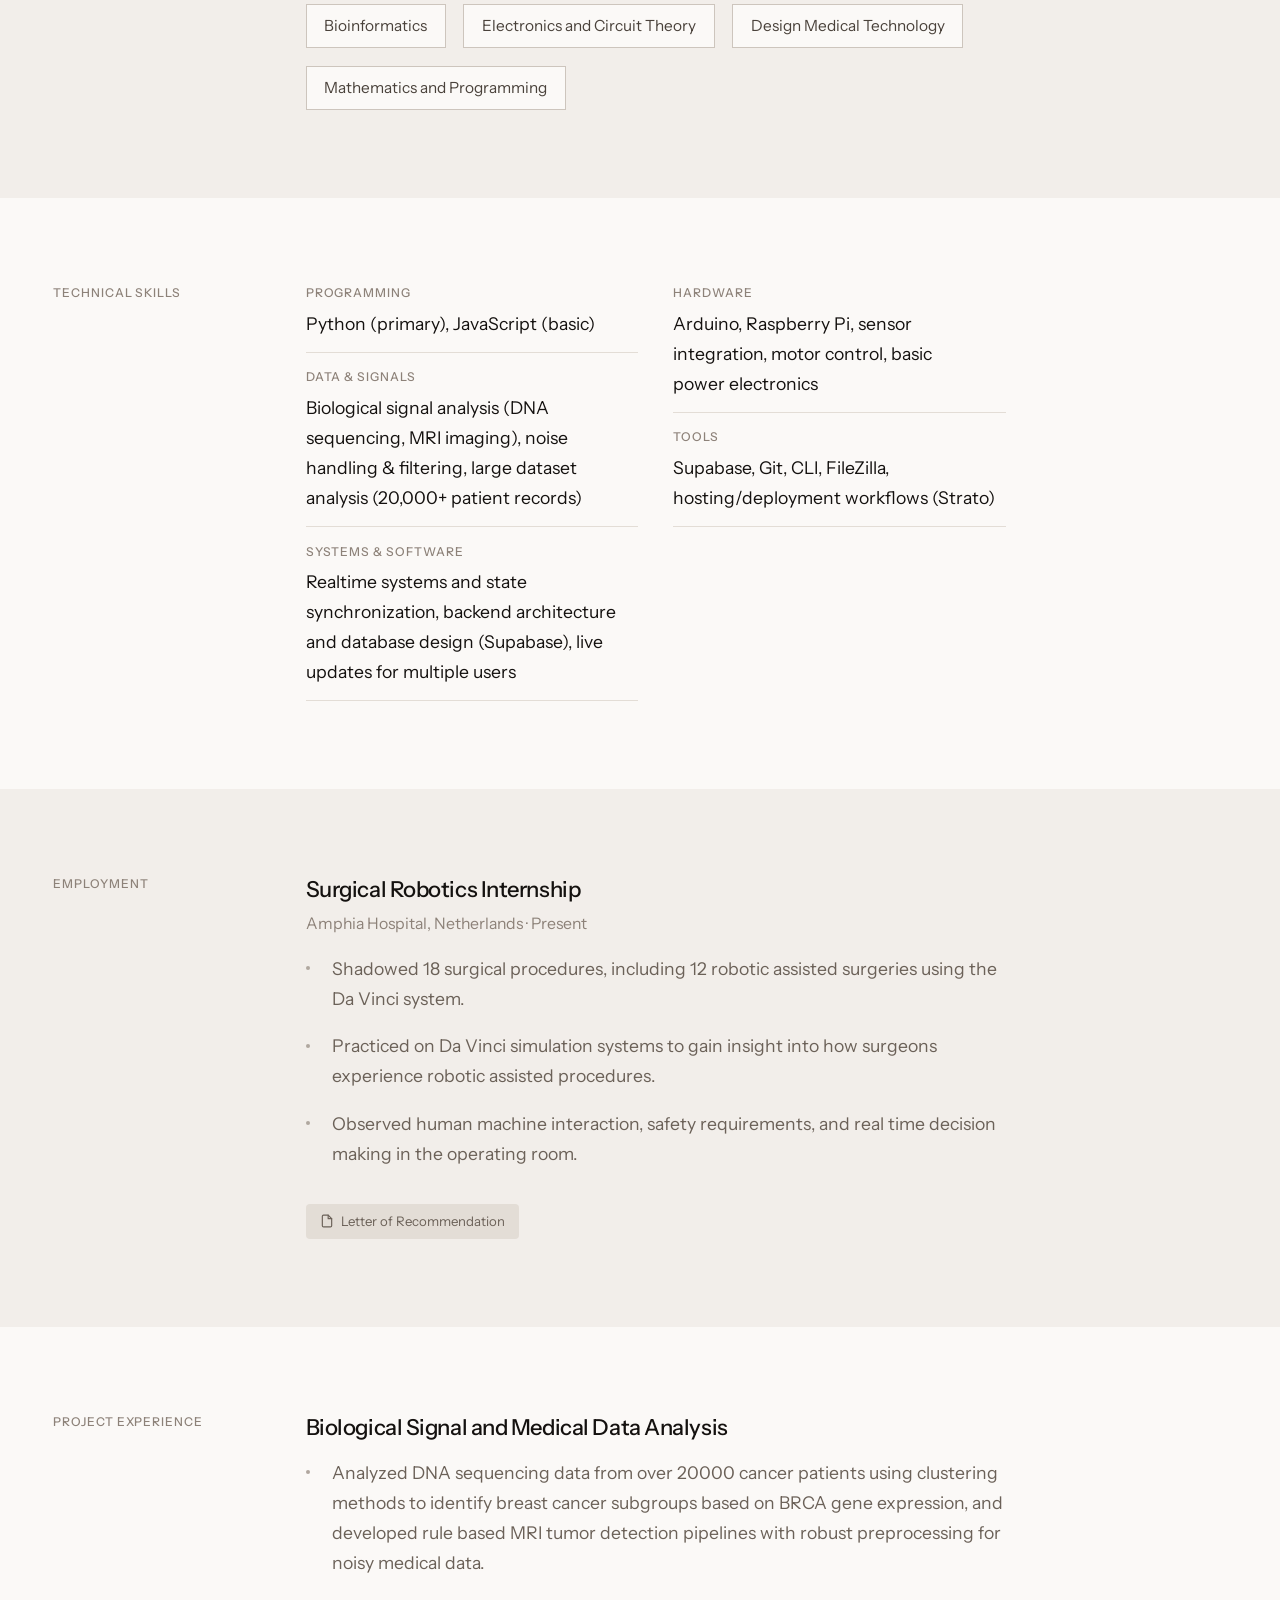
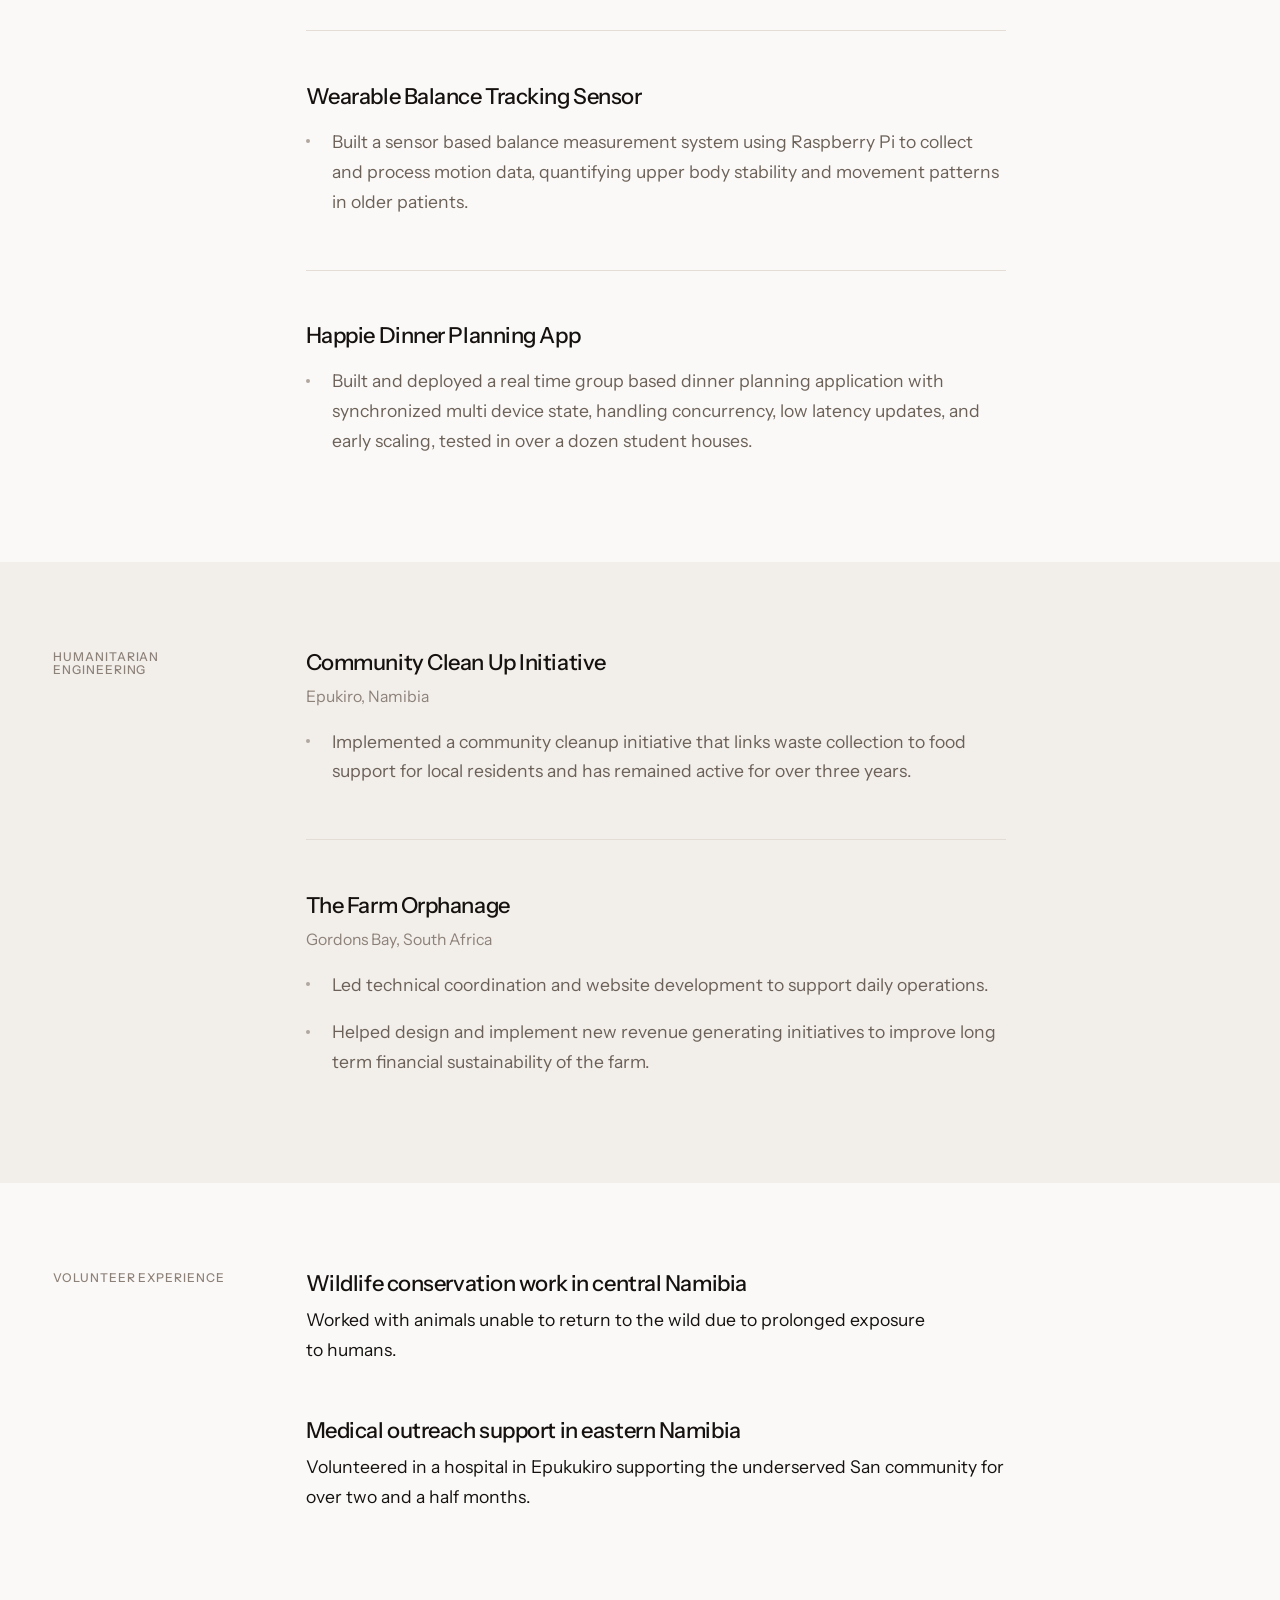
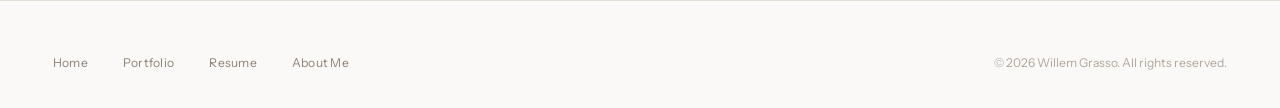
<file: resume.html>
<!DOCTYPE html>
<html lang="en">
<head>
  <!-- Google tag (gtag.js) -->
  <script async src="https://www.googletagmanager.com/gtag/js?id=G-PPT7CW82WE"></script>
  <script>
    window.dataLayer = window.dataLayer || [];
    function gtag(){dataLayer.push(arguments);}
    gtag('js', new Date());
    gtag('config', 'G-PPT7CW82WE');
  </script>
  
  <meta charset="UTF-8">
  <meta name="viewport" content="width=device-width, initial-scale=1.0">
  <title>Resume | Willem Grasso</title>
  <meta name="description" content="Willem Grasso. Software Engineer Intern, BCI Applications. Clinical Technology student at TU Delft.">
  
  <!-- Fonts -->
  <link rel="preconnect" href="https://fonts.googleapis.com">
  <link rel="preconnect" href="https://fonts.gstatic.com" crossorigin>
  <link href="https://fonts.googleapis.com/css2?family=Instrument+Sans:ital,wght@0,400..700;1,400..700&family=Instrument+Serif:ital@0;1&display=swap" rel="stylesheet">
  
  <!-- Styles -->
  <link rel="stylesheet" href="css/styles.css">
  
  <!-- Favicon -->
  <link rel="icon" type="image/svg+xml" href="data:image/svg+xml,<svg xmlns='http://www.w3.org/2000/svg' viewBox='0 0 100 100'><text y='.9em' font-size='90'>W</text></svg>">
</head>
<body>
  <!-- Navigation Header -->
  <header class="nav-header" id="nav-header">
    <div class="nav-brand">
      <a href="index.html" class="nav-brand-text">Willem Grasso</a>
    </div>
    
    <nav class="nav-links">
      <a href="portfolio.html" class="nav-link">Portfolio</a>
      <a href="resume.html" class="nav-link active">Resume</a>
      <a href="about.html" class="nav-link">About Me</a>
    </nav>
    
    <!-- Mobile Toggle -->
    <button class="nav-mobile-toggle" id="nav-toggle" aria-label="Open menu">
      <span></span>
      <span></span>
      <span></span>
    </button>
  </header>
  
  <!-- Mobile Navigation -->
  <nav class="nav-mobile" id="nav-mobile">
    <button class="nav-mobile-toggle" id="nav-close" aria-label="Close menu" style="position: absolute; top: 2rem; right: 2rem;">
      <span style="transform: rotate(45deg) translateY(5px);"></span>
      <span style="opacity: 0;"></span>
      <span style="transform: rotate(-45deg) translateY(-5px);"></span>
    </button>
    
    <a href="portfolio.html" class="nav-link">Portfolio</a>
    <a href="resume.html" class="nav-link">Resume</a>
    <a href="about.html" class="nav-link">About Me</a>
  </nav>
  
  <!-- Resume Hero -->
  <section class="resume-hero">
    <div class="container">
      <div class="resume-hero-content">
        <h1 class="text-display resume-title">Resume</h1>
        <p class="text-micro resume-target" style="margin-top: 1rem;">Delft, Netherlands</p>
        <p class="text-micro resume-target">Email: wpggrasso@gmail.com</p>
        <p class="text-micro resume-target">Phone: +31 6 36225008</p>
        <p class="text-micro resume-target">Website: willemgrasso.com</p>
        <a href="Willem_Grasso_Resume.pdf" download="Willem_Grasso_Resume.pdf" target="_blank" rel="noopener" class="btn-download-resume">
          <svg xmlns="http://www.w3.org/2000/svg" width="18" height="18" viewBox="0 0 24 24" fill="none" stroke="currentColor" stroke-width="2" stroke-linecap="round" stroke-linejoin="round">
            <path d="M21 15v4a2 2 0 0 1-2 2H5a2 2 0 0 1-2-2v-4"></path>
            <polyline points="7 10 12 15 17 10"></polyline>
            <line x1="12" y1="15" x2="12" y2="3"></line>
          </svg>
          Download PDF
        </a>
      </div>
    </div>
  </section>
  
  <!-- Profile Section -->
  <section class="section resume-section">
    <div class="container">
      <div class="resume-grid">
        <div class="resume-sidebar">
          <h2 class="text-micro section-label">Profile</h2>
        </div>
        <div class="resume-content">
          <p class="text-body profile-text">
            Clinical Technology bachelor student at TU Delft with a strong interest in medicine, neurotechnology, and software engineering. Experience with real time software systems, medical and biological data analysis, and integration of software with sensors and embedded hardware. Motivated to work on medical devices and brain computer interfaces that combine engineering with clinical application.
          </p>
        </div>
      </div>
    </div>
  </section>
  
  <!-- Education Section -->
  <section class="section resume-section resume-section-alt">
    <div class="container">
      <div class="resume-grid">
        <div class="resume-sidebar">
          <h2 class="text-micro section-label">Education</h2>
        </div>
        <div class="resume-content">
          <div class="resume-item">
            <h3 class="resume-item-title">Bachelor of Science in Clinical Technology</h3>
            <p class="resume-item-org">TU Delft, Netherlands · September 2022 to Present</p>
            <p class="text-body resume-item-desc">
              Focus: neurotechnology, neural signaling, bioinformatics, electronics, hardware and software integration, clinically grounded systems.
            </p>
          </div>
          
          <div class="resume-item">
            <h3 class="resume-item-title">High School Diploma</h3>
            <p class="resume-item-org">American School of The Hague</p>
            <p class="text-body resume-item-desc">
              AP Classes: Mathematics AB, Physics 1, Physics 2, Biology, Chemistry
            </p>
          </div>
          
          <div class="resume-coursework">
            <h4 class="text-micro coursework-label">Relevant Coursework</h4>
            <ul class="coursework-list">
              <li>Nervous System and Neural Signaling</li>
              <li>Sensory Systems and Signaling</li>
              <li>Bioinformatics</li>
              <li>Electronics and Circuit Theory</li>
              <li>Design Medical Technology</li>
              <li>Mathematics and Programming</li>
            </ul>
          </div>
        </div>
      </div>
    </div>
  </section>
  
  <!-- Technical Skills Section -->
  <section class="section resume-section">
    <div class="container">
      <div class="resume-grid">
        <div class="resume-sidebar">
          <h2 class="text-micro section-label">Technical Skills</h2>
        </div>
        <div class="resume-content">
          <div style="column-count: 2; column-gap: 2rem;">
            <div style="break-inside: avoid; margin-bottom: 1rem; padding-bottom: 0.75rem; border-bottom: 1px solid var(--color-gray-200);">
              <h4 class="text-micro skill-category-title">Programming</h4>
              <p class="text-body" style="margin: 0;">Python (primary), JavaScript (basic)</p>
            </div>
            
            <div style="break-inside: avoid; margin-bottom: 1rem; padding-bottom: 0.75rem; border-bottom: 1px solid var(--color-gray-200);">
              <h4 class="text-micro skill-category-title">Data & Signals</h4>
              <p class="text-body" style="margin: 0;">Biological signal analysis (DNA sequencing, MRI imaging), noise handling & filtering, large dataset analysis (20,000+ patient records)</p>
            </div>
            
            <div style="break-inside: avoid; margin-bottom: 1rem; padding-bottom: 0.75rem; border-bottom: 1px solid var(--color-gray-200);">
              <h4 class="text-micro skill-category-title">Systems & Software</h4>
              <p class="text-body" style="margin: 0;">Realtime systems and state synchronization, backend architecture and database design (Supabase), live updates for multiple users</p>
            </div>
            
            <div style="break-inside: avoid; margin-bottom: 1rem; padding-bottom: 0.75rem; border-bottom: 1px solid var(--color-gray-200);">
              <h4 class="text-micro skill-category-title">Hardware</h4>
              <p class="text-body" style="margin: 0;">Arduino, Raspberry Pi, sensor integration, motor control, basic power electronics</p>
            </div>
            
            <div style="break-inside: avoid; margin-bottom: 1rem; padding-bottom: 0.75rem; border-bottom: 1px solid var(--color-gray-200);">
              <h4 class="text-micro skill-category-title">Tools</h4>
              <p class="text-body" style="margin: 0;">Supabase, Git, CLI, FileZilla, hosting/deployment workflows (Strato)</p>
            </div>
          </div>
        </div>
      </div>
    </div>
  </section>
  
  <!-- Employment Section -->
  <section class="section resume-section resume-section-alt">
    <div class="container">
      <div class="resume-grid">
        <div class="resume-sidebar">
          <h2 class="text-micro section-label">Employment</h2>
        </div>
        <div class="resume-content">
          <div class="resume-item experience-item">
            <h3 class="resume-item-title">Surgical Robotics Internship</h3>
            <p class="resume-item-org">Amphia Hospital, Netherlands · Present</p>
            <ul class="experience-list">
              <li>Shadowed 18 surgical procedures, including 12 robotic assisted surgeries using the Da Vinci system.</li>
              <li>Practiced on Da Vinci simulation systems to gain insight into how surgeons experience robotic assisted procedures.</li>
              <li>Observed human machine interaction, safety requirements, and real time decision making in the operating room.</li>
            </ul>
            <a href="letter-of-recommendation-amphia.pdf" download target="_blank" rel="noopener" style="margin-top: 1rem; display: inline-flex; align-items: center; gap: 0.4rem; padding: 0.4rem 0.8rem; background-color: var(--color-gray-200); color: var(--color-gray-600); border-radius: 4px; font-size: 0.75rem; text-decoration: none; transition: all 0.2s ease;">
              <svg xmlns="http://www.w3.org/2000/svg" width="14" height="14" viewBox="0 0 24 24" fill="none" stroke="currentColor" stroke-width="2" stroke-linecap="round" stroke-linejoin="round">
                <path d="M14 2H6a2 2 0 0 0-2 2v16a2 2 0 0 0 2 2h12a2 2 0 0 0 2-2V8z"></path>
                <polyline points="14 2 14 8 20 8"></polyline>
              </svg>
              Letter of Recommendation
            </a>
          </div>
        </div>
      </div>
    </div>
  </section>
  
  <!-- Project Experience Section -->
  <section class="section resume-section">
    <div class="container">
      <div class="resume-grid">
        <div class="resume-sidebar">
          <h2 class="text-micro section-label">Project Experience</h2>
        </div>
        <div class="resume-content">
          <div class="resume-item project-item">
            <h3 class="resume-item-title">Biological Signal and Medical Data Analysis</h3>
            <ul class="experience-list">
              <li>Analyzed DNA sequencing data from over 20000 cancer patients using clustering methods to identify breast cancer subgroups based on BRCA gene expression, and developed rule based MRI tumor detection pipelines with robust preprocessing for noisy medical data.</li>
            </ul>
          </div>
          
          <div class="resume-item project-item">
            <h3 class="resume-item-title">Wearable Balance Tracking Sensor</h3>
            <ul class="experience-list">
              <li>Built a sensor based balance measurement system using Raspberry Pi to collect and process motion data, quantifying upper body stability and movement patterns in older patients.</li>
            </ul>
          </div>
          
          <div class="resume-item project-item">
            <h3 class="resume-item-title">Happie Dinner Planning App</h3>
            <ul class="experience-list">
              <li>Built and deployed a real time group based dinner planning application with synchronized multi device state, handling concurrency, low latency updates, and early scaling, tested in over a dozen student houses.</li>
            </ul>
          </div>
        </div>
      </div>
    </div>
  </section>
  
  <!-- Humanitarian Engineering Section -->
  <section class="section resume-section resume-section-alt">
    <div class="container">
      <div class="resume-grid">
        <div class="resume-sidebar">
          <h2 class="text-micro section-label">Humanitarian Engineering</h2>
        </div>
        <div class="resume-content">
          <div class="resume-item project-item">
            <h3 class="resume-item-title">Community Clean Up Initiative</h3>
            <p class="resume-item-org">Epukiro, Namibia</p>
            <ul class="experience-list">
              <li>Implemented a community cleanup initiative that links waste collection to food support for local residents and has remained active for over three years.</li>
            </ul>
          </div>
          
          <div class="resume-item project-item">
            <h3 class="resume-item-title">The Farm Orphanage</h3>
            <p class="resume-item-org">Gordons Bay, South Africa</p>
            <ul class="experience-list">
              <li>Led technical coordination and website development to support daily operations.</li>
              <li>Helped design and implement new revenue generating initiatives to improve long term financial sustainability of the farm.</li>
            </ul>
          </div>
        </div>
      </div>
    </div>
  </section>
  
  <!-- Volunteer Experience Section -->
  <section class="section resume-section">
    <div class="container">
      <div class="resume-grid">
        <div class="resume-sidebar">
          <h2 class="text-micro section-label">Volunteer Experience</h2>
        </div>
        <div class="resume-content">
          <div class="resume-item">
            <h3 class="resume-item-title">Wildlife conservation work in central Namibia</h3>
            <p class="text-body" style="margin-top: 0.25rem;">Worked with animals unable to return to the wild due to prolonged exposure to humans.</p>
          </div>
          
          <div class="resume-item">
            <h3 class="resume-item-title">Medical outreach support in eastern Namibia</h3>
            <p class="text-body" style="margin-top: 0.25rem;">Volunteered in a hospital in Epukukiro supporting the underserved San community for over two and a half months.</p>
          </div>
        </div>
      </div>
    </div>
  </section>

  <!-- Footer -->
  <footer class="footer">
    <div class="footer-content">
      <div class="footer-links">
        <a href="index.html" class="footer-link">Home</a>
        <a href="portfolio.html" class="footer-link">Portfolio</a>
        <a href="resume.html" class="footer-link">Resume</a>
        <a href="about.html" class="footer-link">About Me</a>
      </div>
      <p class="footer-copyright">© 2026 Willem Grasso. All rights reserved.</p>
    </div>
  </footer>
  
  <!-- Scripts -->
  <script src="js/main.js"></script>
</body>
</html>
</file>
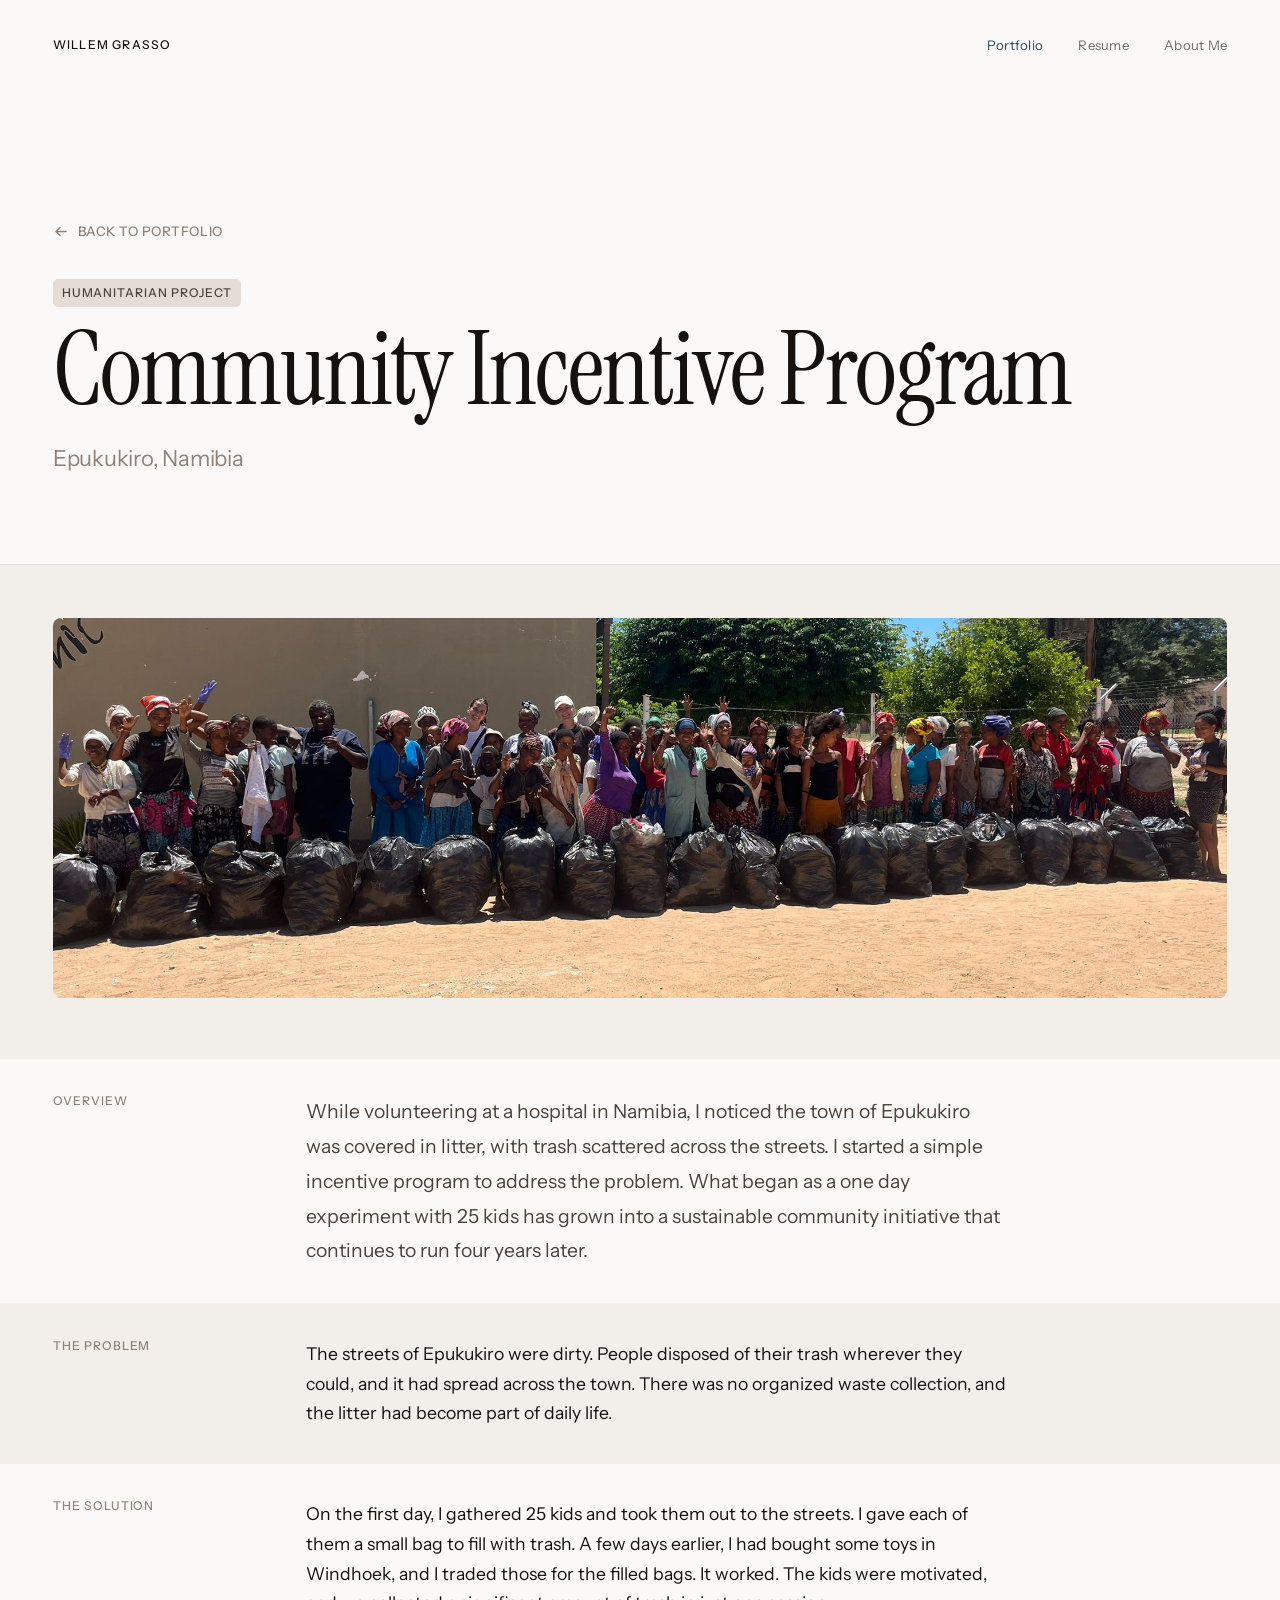
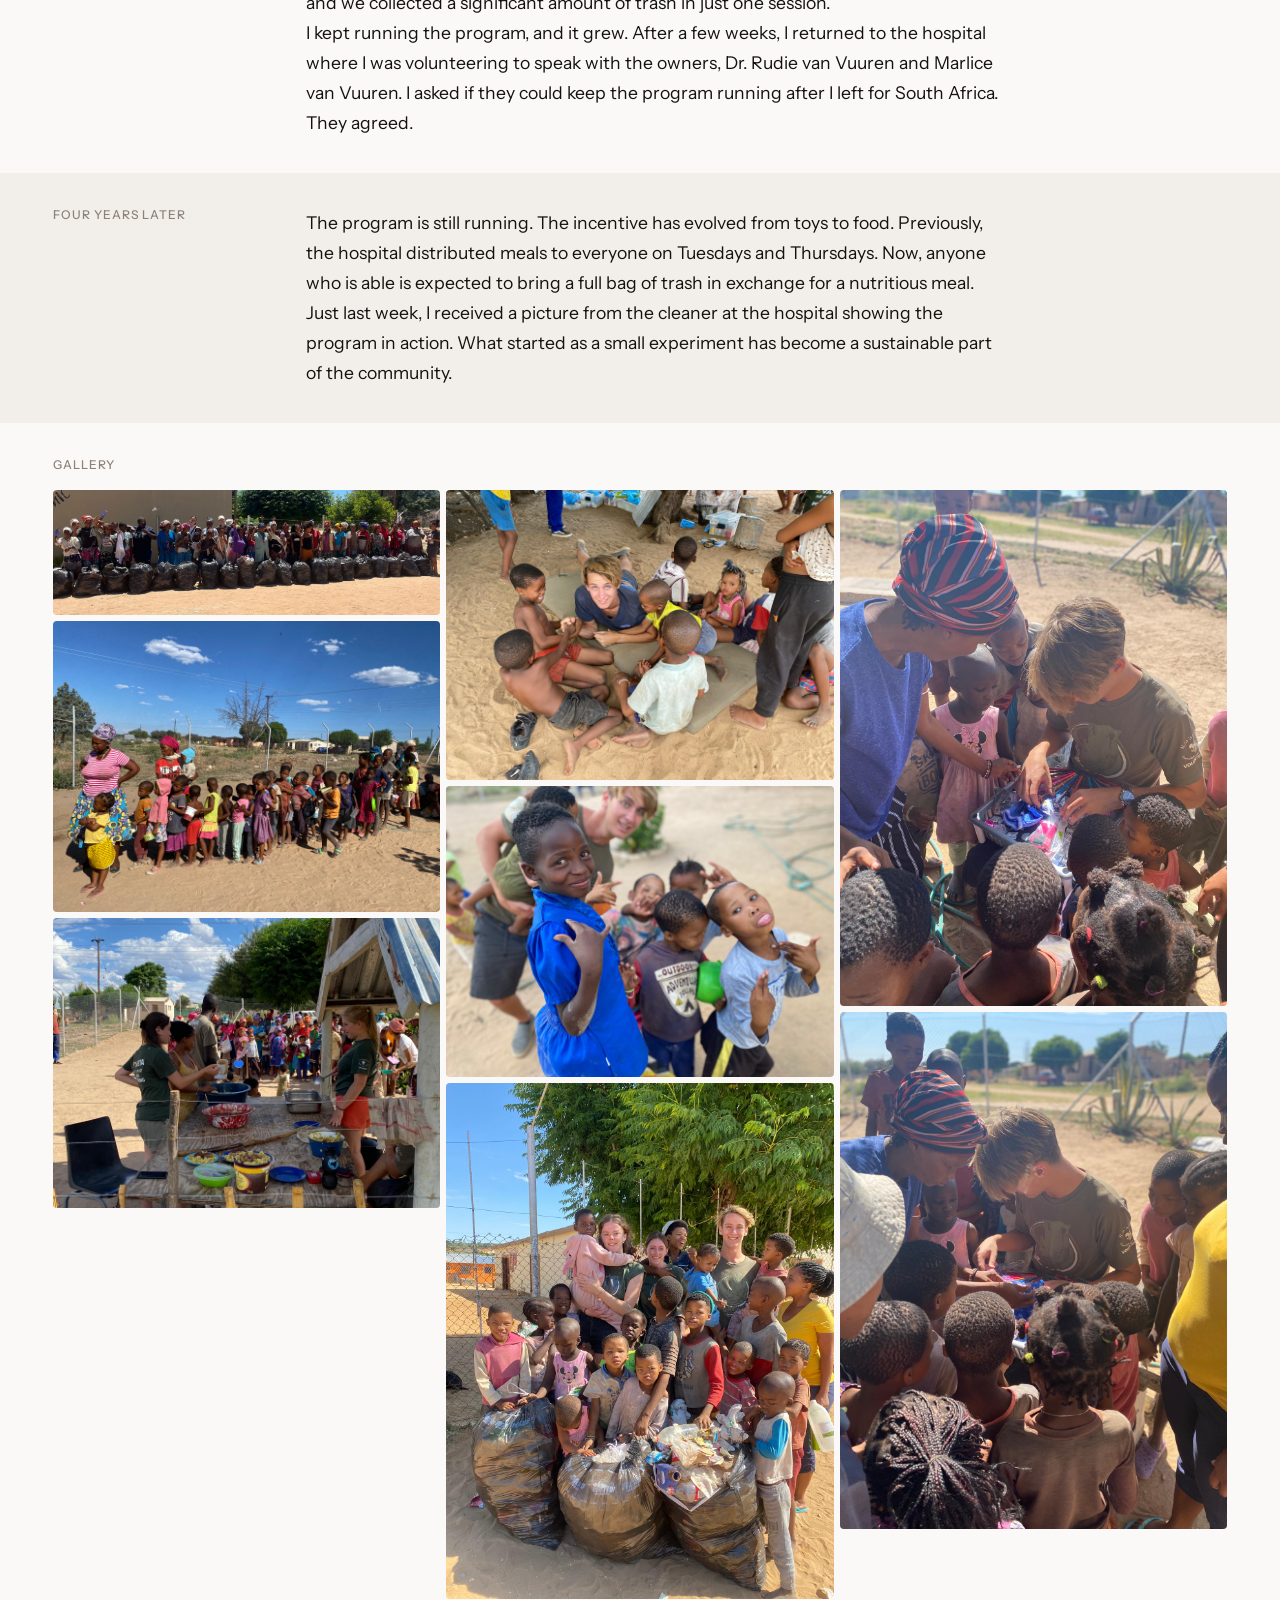
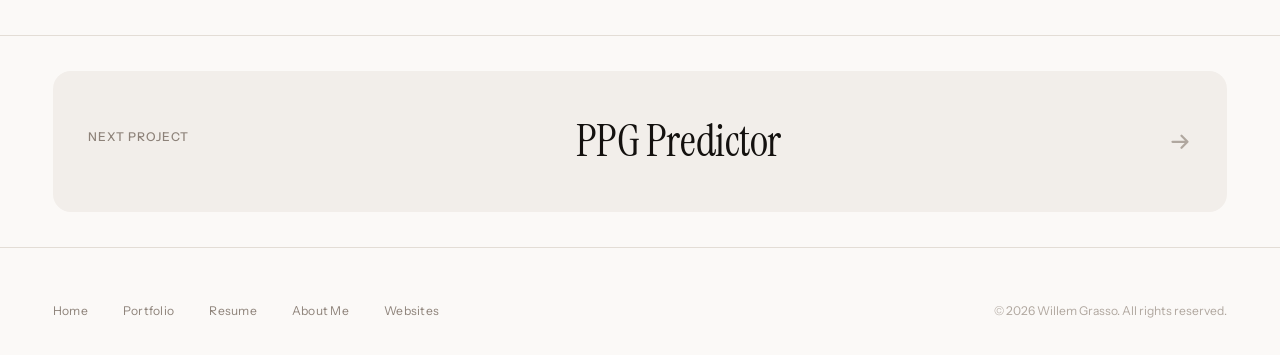
<file: projects/community-incentive-program.html>
<!DOCTYPE html>
<html lang="en">
<head>
  <!-- Google tag (gtag.js) -->
  <script async src="https://www.googletagmanager.com/gtag/js?id=G-PPT7CW82WE"></script>
  <script>
    window.dataLayer = window.dataLayer || [];
    function gtag(){dataLayer.push(arguments);}
    gtag('js', new Date());
    gtag('config', 'G-PPT7CW82WE');
  </script>
  
  <meta charset="UTF-8">
  <meta name="viewport" content="width=device-width, initial-scale=1.0">
  <title>Community Incentive Program | Willem Grasso</title>
  <meta name="description" content="Community Incentive Program. A humanitarian project exchanging food for collected waste in Namibia.">
  
  <!-- Fonts -->
  <link rel="preconnect" href="https://fonts.googleapis.com">
  <link rel="preconnect" href="https://fonts.gstatic.com" crossorigin>
  <link href="https://fonts.googleapis.com/css2?family=Instrument+Sans:ital,wght@0,400..700;1,400..700&family=Instrument+Serif:ital@0;1&display=swap" rel="stylesheet">
  
  <!-- Styles -->
  <link rel="stylesheet" href="../css/styles.css">
  
  <!-- Favicon -->
  <link rel="icon" type="image/svg+xml" href="data:image/svg+xml,<svg xmlns='http://www.w3.org/2000/svg' viewBox='0 0 100 100'><text y='.9em' font-size='90'>W</text></svg>">
</head>
<body>
  <!-- Navigation Header -->
  <header class="nav-header" id="nav-header">
    <div class="nav-brand">
      <a href="../index.html" class="nav-brand-text">Willem Grasso</a>
    </div>
    
    <nav class="nav-links">
      <a href="../portfolio.html" class="nav-link active">Portfolio</a>
      <a href="../resume.html" class="nav-link">Resume</a>
      <a href="../about.html" class="nav-link">About Me</a>
    </nav>
    
    <!-- Mobile Toggle -->
    <button class="nav-mobile-toggle" id="nav-toggle" aria-label="Open menu">
      <span></span>
      <span></span>
      <span></span>
    </button>
  </header>
  
  <!-- Mobile Navigation -->
  <nav class="nav-mobile" id="nav-mobile">
    <button class="nav-mobile-toggle" id="nav-close" aria-label="Close menu" style="position: absolute; top: 2rem; right: 2rem;">
      <span style="transform: rotate(45deg) translateY(5px);"></span>
      <span style="opacity: 0;"></span>
      <span style="transform: rotate(-45deg) translateY(-5px);"></span>
    </button>
    
    <a href="../portfolio.html" class="nav-link">Portfolio</a>
    <a href="../resume.html" class="nav-link">Resume</a>
    <a href="../about.html" class="nav-link">About Me</a>
  </nav>
  
  <!-- Project Hero -->
  <section class="project-hero">
    <div class="container">
      <a href="../portfolio.html" class="back-link">
        <svg width="16" height="16" viewBox="0 0 16 16" fill="none">
          <path d="M13 8.5H3M3 8.5L7 4.5M3 8.5L7 12.5" stroke="currentColor" stroke-width="1.5" stroke-linecap="round" stroke-linejoin="round"/>
        </svg>
        Back to Portfolio
      </a>
      <span class="text-micro project-type project-type-humanitarian">Humanitarian Project</span>
      <h1 class="text-display project-title">Community Incentive Program</h1>
      <p class="text-subtitle project-location">Epukukiro, Namibia</p>
    </div>
  </section>
  
  <!-- Project Hero Image -->
  <section class="project-hero-image">
    <div class="container">
      <img src="../pictures/trash-bags-line.jpg" alt="Community Incentive Program, Collected trash bags" class="project-hero-img">
    </div>
  </section>
  
  <!-- Project Overview -->
  <section class="section project-overview">
    <div class="container">
      <div class="project-grid">
        <div class="project-sidebar">
          <h2 class="text-micro section-label">Overview</h2>
        </div>
        <div class="project-content">
          <p class="text-body project-intro">
            While volunteering at a hospital in Namibia, I noticed the town of Epukukiro was covered in litter, with trash scattered across the streets. I started a simple incentive program to address the problem. What began as a one day experiment with 25 kids has grown into a sustainable community initiative that continues to run four years later.
          </p>
        </div>
      </div>
    </div>
  </section>
  
  <!-- The Problem -->
  <section class="section project-details-section">
    <div class="container">
      <div class="project-grid">
        <div class="project-sidebar">
          <h2 class="text-micro section-label">The Problem</h2>
        </div>
        <div class="project-content">
          <p class="text-body">
            The streets of Epukukiro were dirty. People disposed of their trash wherever they could, and it had spread across the town. There was no organized waste collection, and the litter had become part of daily life.
          </p>
        </div>
      </div>
    </div>
  </section>
  
  <!-- The Solution -->
  <section class="section project-details-section project-details-alt">
    <div class="container">
      <div class="project-grid">
        <div class="project-sidebar">
          <h2 class="text-micro section-label">The Solution</h2>
        </div>
        <div class="project-content">
          <p class="text-body">
            On the first day, I gathered 25 kids and took them out to the streets. I gave each of them a small bag to fill with trash. A few days earlier, I had bought some toys in Windhoek, and I traded those for the filled bags. It worked. The kids were motivated, and we collected a significant amount of trash in just one session.
          </p>
          <p class="text-body">
            I kept running the program, and it grew. After a few weeks, I returned to the hospital where I was volunteering to speak with the owners, Dr. Rudie van Vuuren and Marlice van Vuuren. I asked if they could keep the program running after I left for South Africa. They agreed.
          </p>
        </div>
      </div>
    </div>
  </section>
  
  <!-- Four Years Later -->
  <section class="section project-details-section">
    <div class="container">
      <div class="project-grid">
        <div class="project-sidebar">
          <h2 class="text-micro section-label">Four Years Later</h2>
        </div>
        <div class="project-content">
          <p class="text-body">
            The program is still running. The incentive has evolved from toys to food. Previously, the hospital distributed meals to everyone on Tuesdays and Thursdays. Now, anyone who is able is expected to bring a full bag of trash in exchange for a nutritious meal.
          </p>
          <p class="text-body">
            Just last week, I received a picture from the cleaner at the hospital showing the program in action. What started as a small experiment has become a sustainable part of the community.
          </p>
        </div>
      </div>
    </div>
  </section>
  
  <!-- Project Gallery -->
  <section class="section project-gallery-section">
    <div class="container">
      <h2 class="text-micro section-label" style="margin-bottom: 1rem;">Gallery</h2>
      <div class="gallery-masonry">
        <div class="gallery-col">
          <img src="../pictures/trash-bags-line.jpg" alt="Trash bags lined up">
          <img src="../pictures/85825210-3b94-48f8-be2c-82ee47ebc290.jpg" alt="Community program">
          <img src="../pictures/c501e9a2-9ceb-4bc0-9172-61e7679a14cd.jpg" alt="Community program">
        </div>
        <div class="gallery-col">
          <img src="../pictures/2453491a-482d-4f08-a40e-f745b997dbd3.jpg" alt="Community program">
          <img src="../pictures/a6baaf4b-e868-403a-96af-883483f77020.jpg" alt="Community program">
          <img src="../pictures/4397715c-be16-4007-b49f-2a7de98e6d89.jpg" alt="Community program">
        </div>
        <div class="gallery-col">
          <img src="../pictures/cc0b13b1-3eeb-4089-9080-beba2a0efb80.jpg" alt="Community program">
          <img src="../pictures/28ec9927-586e-49fc-9f62-46531b285853.jpg" alt="Community program">
        </div>
      </div>
    </div>
  </section>
  
  <!-- Next Project -->
  <section class="section next-project-section">
    <div class="container">
      <a href="ppg-predictor.html" class="next-project-link">
        <span class="text-micro">Next Project</span>
        <span class="text-title">PPG Predictor</span>
        <svg width="24" height="24" viewBox="0 0 16 16" fill="none">
          <path d="M3 8.5H13M13 8.5L9 4.5M13 8.5L9 12.5" stroke="currentColor" stroke-width="1.5" stroke-linecap="round" stroke-linejoin="round"/>
        </svg>
      </a>
    </div>
  </section>
  
  <!-- Footer -->
  <footer class="footer">
    <div class="footer-content">
      <div class="footer-links">
        <a href="../index.html" class="footer-link">Home</a>
        <a href="../portfolio.html" class="footer-link">Portfolio</a>
        <a href="../resume.html" class="footer-link">Resume</a>
        <a href="../about.html" class="footer-link">About Me</a>
        <a href="../websites.html" class="footer-link">Websites</a>
      </div>
      <p class="footer-copyright">© 2026 Willem Grasso. All rights reserved.</p>
    </div>
  </footer>
  
  <!-- Scripts -->
  <script src="../js/main.js"></script>
</body>
</html>
</file>
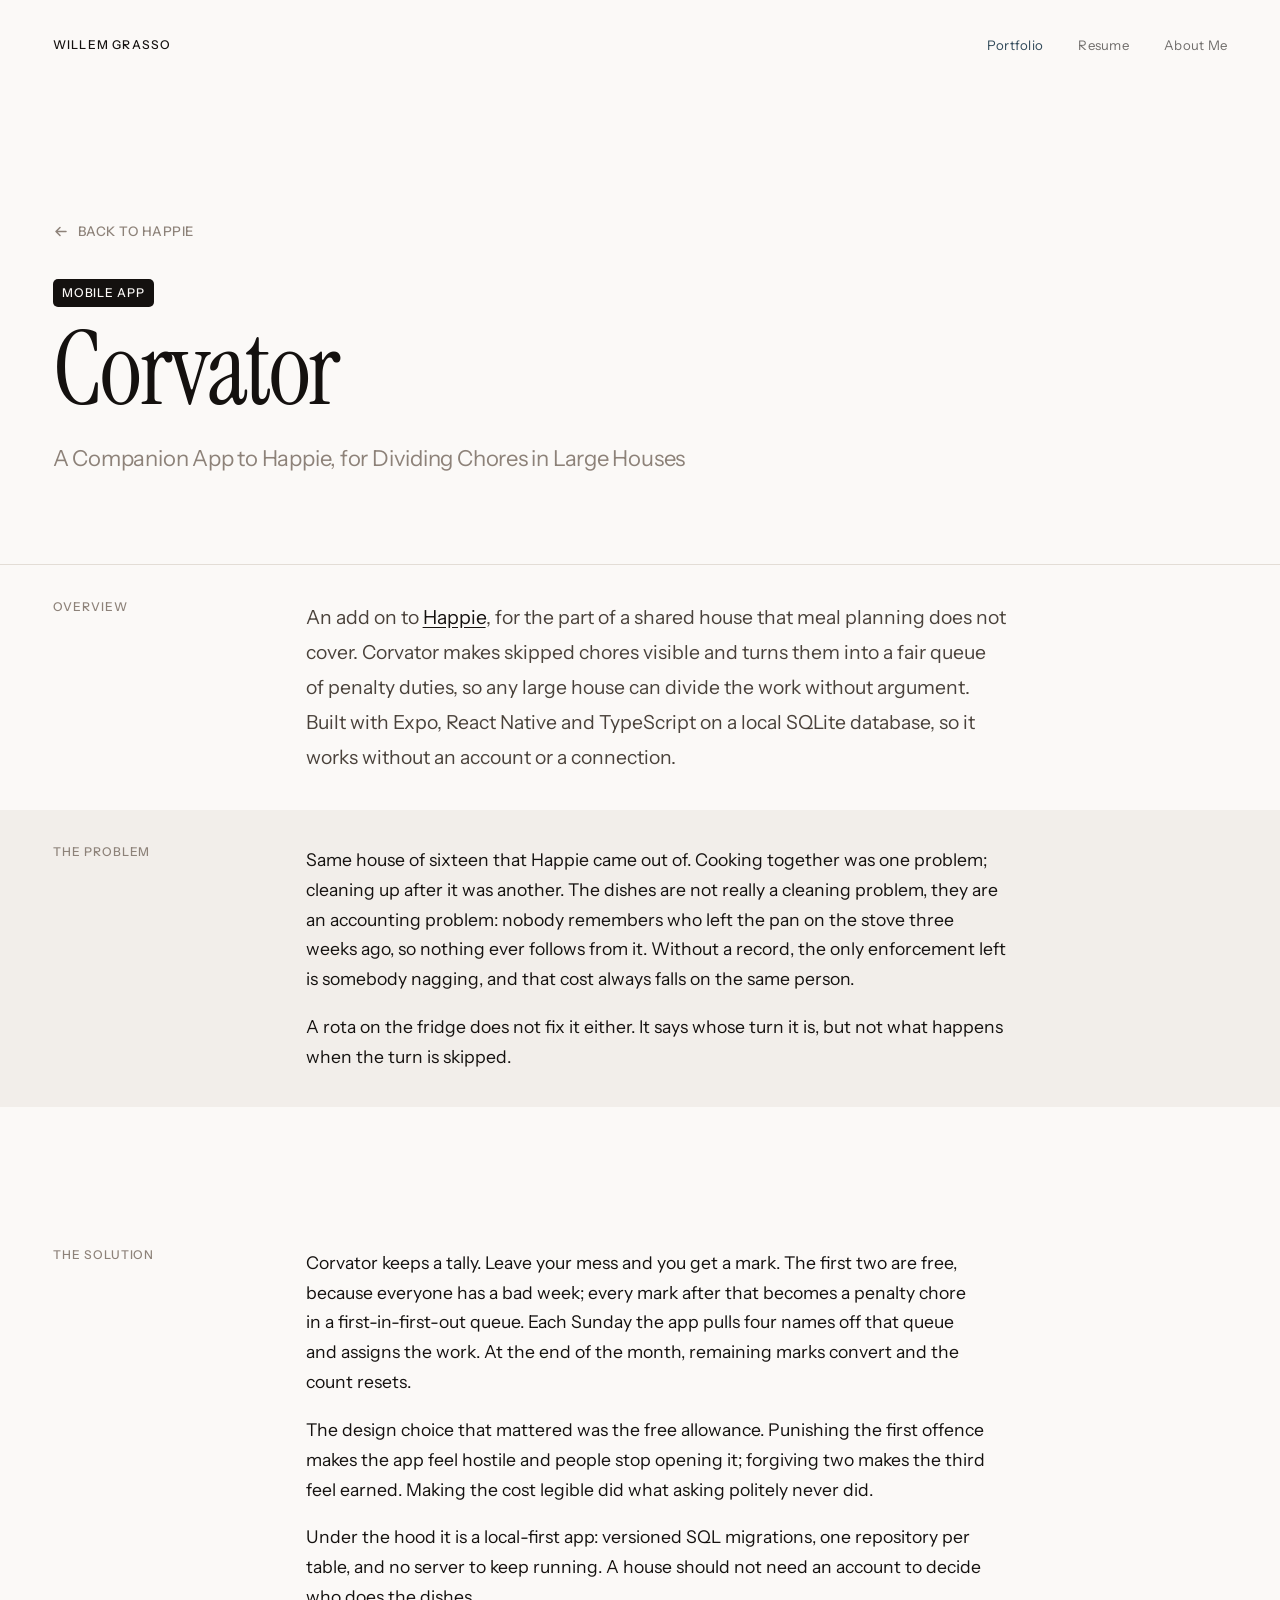
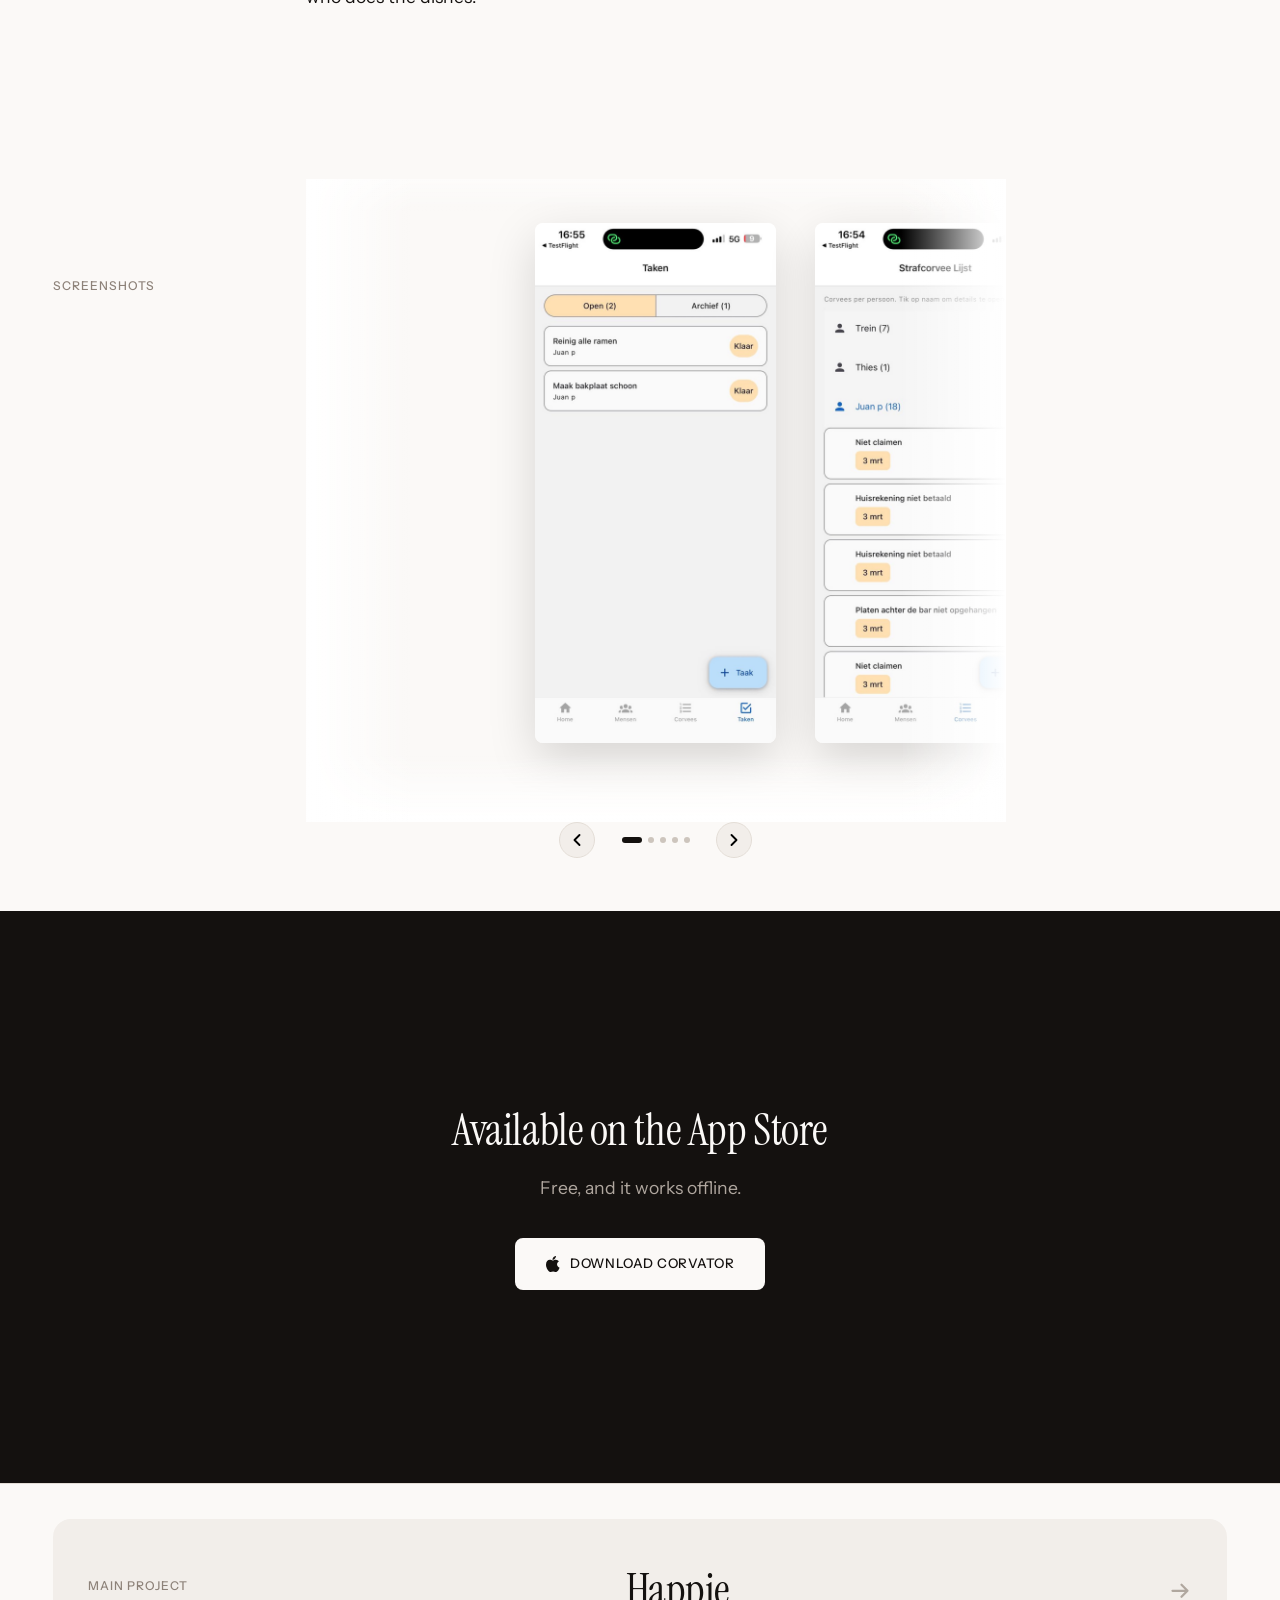
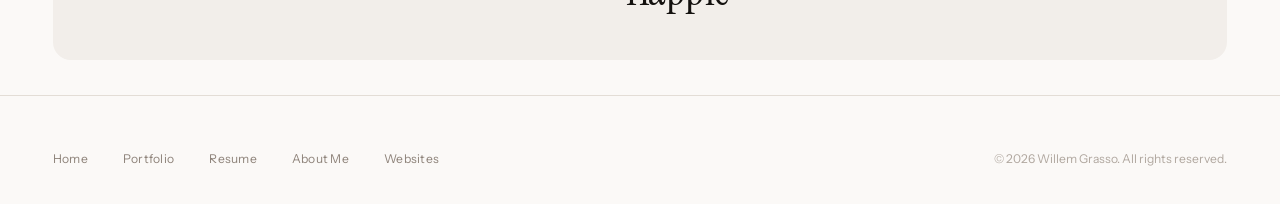
<file: projects/corvator.html>
<!DOCTYPE html>
<html lang="en">
<head>
  <!-- Google tag (gtag.js) -->
  <script async src="https://www.googletagmanager.com/gtag/js?id=G-PPT7CW82WE"></script>
  <script>
    window.dataLayer = window.dataLayer || [];
    function gtag(){dataLayer.push(arguments);}
    gtag('js', new Date());
    gtag('config', 'G-PPT7CW82WE');
  </script>

  <meta charset="UTF-8">
  <meta name="viewport" content="width=device-width, initial-scale=1.0">
  <title>Corvator | Willem Grasso</title>
  <meta name="description" content="Corvator. A companion app to Happie that turns skipped chores into a fair, visible penalty queue for large shared houses.">

  <!-- Fonts -->
  <link rel="preconnect" href="https://fonts.googleapis.com">
  <link rel="preconnect" href="https://fonts.gstatic.com" crossorigin>
  <link href="https://fonts.googleapis.com/css2?family=Instrument+Sans:ital,wght@0,400..700;1,400..700&family=Instrument+Serif:ital@0;1&display=swap" rel="stylesheet">

  <!-- Styles -->
  <link rel="stylesheet" href="../css/styles.css">

  <!-- Favicon -->
  <link rel="icon" type="image/svg+xml" href="data:image/svg+xml,<svg xmlns='http://www.w3.org/2000/svg' viewBox='0 0 100 100'><text y='.9em' font-size='90'>W</text></svg>">
</head>
<body>
  <!-- Navigation Header -->
  <header class="nav-header" id="nav-header">
    <div class="nav-brand">
      <a href="../index.html" class="nav-brand-text">Willem Grasso</a>
    </div>

    <nav class="nav-links">
      <a href="../portfolio.html" class="nav-link active">Portfolio</a>
      <a href="../resume.html" class="nav-link">Resume</a>
      <a href="../about.html" class="nav-link">About Me</a>
    </nav>

    <!-- Mobile Toggle -->
    <button class="nav-mobile-toggle" id="nav-toggle" aria-label="Open menu">
      <span></span>
      <span></span>
      <span></span>
    </button>
  </header>

  <!-- Mobile Navigation -->
  <nav class="nav-mobile" id="nav-mobile">
    <button class="nav-mobile-toggle" id="nav-close" aria-label="Close menu" style="position: absolute; top: 2rem; right: 2rem;">
      <span style="transform: rotate(45deg) translateY(5px);"></span>
      <span style="opacity: 0;"></span>
      <span style="transform: rotate(-45deg) translateY(-5px);"></span>
    </button>

    <a href="../portfolio.html" class="nav-link">Portfolio</a>
    <a href="../resume.html" class="nav-link">Resume</a>
    <a href="../about.html" class="nav-link">About Me</a>
  </nav>

  <!-- Project Hero -->
  <section class="project-hero">
    <div class="container">
      <a href="happie.html" class="back-link">
        <svg width="16" height="16" viewBox="0 0 16 16" fill="none">
          <path d="M13 8.5H3M3 8.5L7 4.5M3 8.5L7 12.5" stroke="currentColor" stroke-width="1.5" stroke-linecap="round" stroke-linejoin="round"/>
        </svg>
        Back to Happie
      </a>
      <span class="text-micro project-type project-type-app">Mobile App</span>
      <h1 class="text-display project-title">Corvator</h1>
      <p class="text-subtitle project-location">A Companion App to Happie, for Dividing Chores in Large Houses</p>
    </div>
  </section>

  <!-- Project Overview -->
  <section class="section project-overview">
    <div class="container">
      <div class="project-grid">
        <div class="project-sidebar">
          <h2 class="text-micro section-label">Overview</h2>
        </div>
        <div class="project-content">
          <p class="text-body project-intro">
            An add on to <a href="happie.html" style="color: var(--color-black); text-decoration: underline; text-underline-offset: 3px;">Happie</a>, for the part of a shared house that meal planning does not cover. Corvator makes skipped chores visible and turns them into a fair queue of penalty duties, so any large house can divide the work without argument. Built with Expo, React Native and TypeScript on a local SQLite database, so it works without an account or a connection.
          </p>
        </div>
      </div>
    </div>
  </section>

  <!-- Project Details -->
  <section class="section project-details-section">
    <div class="container">
      <div class="project-grid">
        <div class="project-sidebar">
          <h2 class="text-micro section-label">The Problem</h2>
        </div>
        <div class="project-content">
          <p class="text-body">
            Same house of sixteen that Happie came out of. Cooking together was one problem; cleaning up after it was another. The dishes are not really a cleaning problem, they are an accounting problem: nobody remembers who left the pan on the stove three weeks ago, so nothing ever follows from it. Without a record, the only enforcement left is somebody nagging, and that cost always falls on the same person.
          </p>
          <p class="text-body" style="margin-top: 1rem;">
            A rota on the fridge does not fix it either. It says whose turn it is, but not what happens when the turn is skipped.
          </p>
        </div>
      </div>
    </div>
  </section>

  <!-- Solution Section -->
  <section class="section project-solution-section">
    <div class="container">
      <div class="project-grid">
        <div class="project-sidebar">
          <h2 class="text-micro section-label">The Solution</h2>
        </div>
        <div class="project-content">
          <p class="text-body">
            Corvator keeps a tally. Leave your mess and you get a mark. The first two are free, because everyone has a bad week; every mark after that becomes a penalty chore in a first-in-first-out queue. Each Sunday the app pulls four names off that queue and assigns the work. At the end of the month, remaining marks convert and the count resets.
          </p>
          <p class="text-body" style="margin-top: 1rem;">
            The design choice that mattered was the free allowance. Punishing the first offence makes the app feel hostile and people stop opening it; forgiving two makes the third feel earned. Making the cost legible did what asking politely never did.
          </p>
          <p class="text-body" style="margin-top: 1rem;">
            Under the hood it is a local-first app: versioned SQL migrations, one repository per table, and no server to keep running. A house should not need an account to decide who does the dishes.
          </p>
        </div>
      </div>
    </div>
  </section>

  <!-- Screenshots Carousel -->
  <section class="section project-screenshots-section">
    <div class="container">
      <div class="project-grid">
        <div class="project-sidebar">
          <h2 class="text-micro section-label">Screenshots</h2>
        </div>
        <div class="project-content">
          <div class="phone-carousel">
            <div class="phone-carousel-wrapper">
              <div class="phone-carousel-track" id="carousel-track">
                <div class="phone-slide">
                  <img src="../pictures/corvator/corvator-1.jpg" alt="Corvator: the tally overview for the house">
                </div>
                <div class="phone-slide">
                  <img src="../pictures/corvator/corvator-2.jpg" alt="Corvator: giving someone a tally mark">
                </div>
                <div class="phone-slide">
                  <img src="../pictures/corvator/corvator-3.jpg" alt="Corvator: the penalty chore queue">
                </div>
                <div class="phone-slide">
                  <img src="../pictures/corvator/corvator-4.jpg" alt="Corvator: the Sunday session assigning four names">
                </div>
                <div class="phone-slide">
                  <img src="../pictures/corvator/corvator-5.jpg" alt="Corvator: task assignment between housemates">
                </div>
              </div>
            </div>
            <div class="phone-carousel-controls">
              <button class="carousel-btn carousel-prev" onclick="moveCarousel(-1)">
                <svg width="20" height="20" viewBox="0 0 16 16" fill="none">
                  <path d="M10 12L6 8L10 4" stroke="currentColor" stroke-width="1.5" stroke-linecap="round" stroke-linejoin="round"/>
                </svg>
              </button>
              <div class="carousel-dots" id="carousel-dots"></div>
              <button class="carousel-btn carousel-next" onclick="moveCarousel(1)">
                <svg width="20" height="20" viewBox="0 0 16 16" fill="none">
                  <path d="M6 4L10 8L6 12" stroke="currentColor" stroke-width="1.5" stroke-linecap="round" stroke-linejoin="round"/>
                </svg>
              </button>
            </div>
          </div>
        </div>
      </div>
    </div>
  </section>

  <!-- App Store CTA -->
  <section class="section project-cta-section">
    <div class="container">
      <div class="project-cta">
        <h3 class="text-title">Available on the App Store</h3>
        <p class="text-body">Free, and it works offline.</p>
        <a href="https://apps.apple.com/nl/app/corvator/id6759965966" class="btn btn-primary" style="margin-top: 2rem;" target="_blank" rel="noopener">
          <svg width="16" height="16" viewBox="0 0 16 16" fill="currentColor" aria-hidden="true">
            <path d="M11.05 8.5c-.01-1.32.6-2.31 1.82-3.04-.68-.98-1.71-1.52-3.07-1.63-1.29-.1-2.7.75-3.21.75-.54 0-1.79-.72-2.77-.72C1.8 3.89 0 5.46 0 8.65c0 .94.17 1.91.52 2.91.46 1.32 2.13 4.55 3.87 4.5.91-.02 1.55-.65 2.73-.65 1.15 0 1.74.65 2.75.65 1.76-.03 3.27-2.96 3.71-4.28-2.36-1.11-2.53-3.24-2.53-3.28zM9.02 2.6c.98-1.16.89-2.22.86-2.6-.87.05-1.87.59-2.44 1.26-.63.72-1 1.61-.92 2.61.94.07 1.8-.41 2.5-1.27z"/>
          </svg>
          Download Corvator
        </a>
      </div>
    </div>
  </section>

  <!-- Next Project -->
  <section class="section next-project-section">
    <div class="container">
      <a href="happie.html" class="next-project-link">
        <span class="text-micro">Main Project</span>
        <span class="text-title">Happie</span>
        <svg width="24" height="24" viewBox="0 0 16 16" fill="none">
          <path d="M3 8.5H13M13 8.5L9 4.5M13 8.5L9 12.5" stroke="currentColor" stroke-width="1.5" stroke-linecap="round" stroke-linejoin="round"/>
        </svg>
      </a>
    </div>
  </section>

  <!-- Footer -->
  <footer class="footer">
    <div class="footer-content">
      <div class="footer-links">
        <a href="../index.html" class="footer-link">Home</a>
        <a href="../portfolio.html" class="footer-link">Portfolio</a>
        <a href="../resume.html" class="footer-link">Resume</a>
        <a href="../about.html" class="footer-link">About Me</a>
        <a href="../websites.html" class="footer-link">Websites</a>
      </div>
      <p class="footer-copyright">© 2026 Willem Grasso. All rights reserved.</p>
    </div>
  </footer>

  <!-- Scripts -->
  <script src="../js/main.js"></script>

  <!-- Carousel Script -->
  <script>
    let currentSlide = 0;
    const track = document.getElementById('carousel-track');
    const slides = document.querySelectorAll('.phone-slide');
    const totalSlides = slides.length;
    const maxSlide = totalSlides - 1; // Last valid slide index
    const dotsContainer = document.getElementById('carousel-dots');

    // Get actual slide width from rendered element
    function getSlideWidth() {
      if (slides.length > 0) {
        return slides[0].offsetWidth;
      }
      return window.innerWidth <= 768 ? 200 : 280;
    }

    // Create dots
    for (let i = 0; i < totalSlides; i++) {
      const dot = document.createElement('button');
      dot.className = 'carousel-dot' + (i === 0 ? ' active' : '');
      dot.onclick = () => goToSlide(i);
      dotsContainer.appendChild(dot);
    }

    function updateCarousel() {
      const slideWidth = getSlideWidth();
      track.style.transform = `translateX(-${currentSlide * slideWidth}px)`;
      document.querySelectorAll('.carousel-dot').forEach((dot, i) => {
        dot.classList.toggle('active', i === currentSlide);
      });
    }

    function moveCarousel(direction) {
      const newSlide = currentSlide + direction;
      // Prevent scrolling past first or last slide
      if (newSlide < 0 || newSlide > maxSlide) return;
      currentSlide = newSlide;
      updateCarousel();
    }

    function goToSlide(index) {
      if (index < 0 || index > maxSlide) return;
      currentSlide = index;
      updateCarousel();
    }

    // Update carousel on resize
    window.addEventListener('resize', updateCarousel);
  </script>
</body>
</html>
</file>
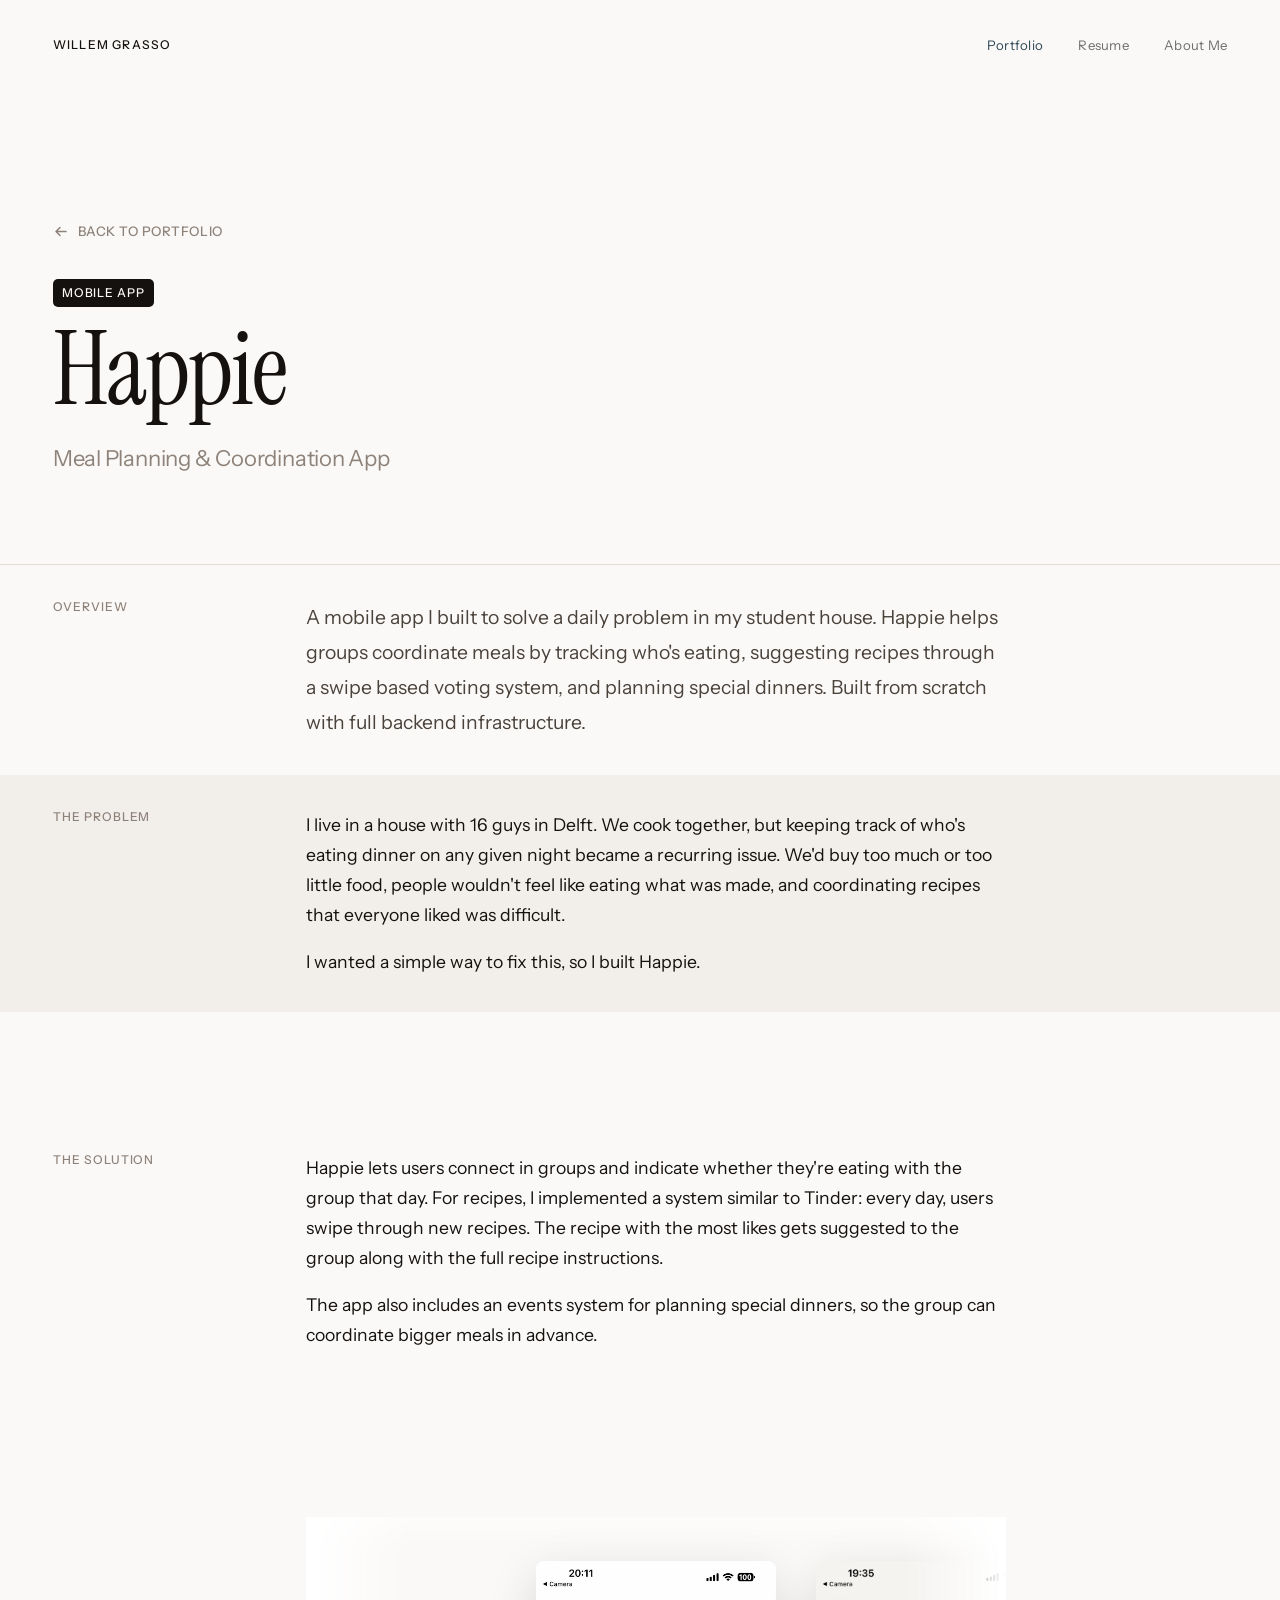
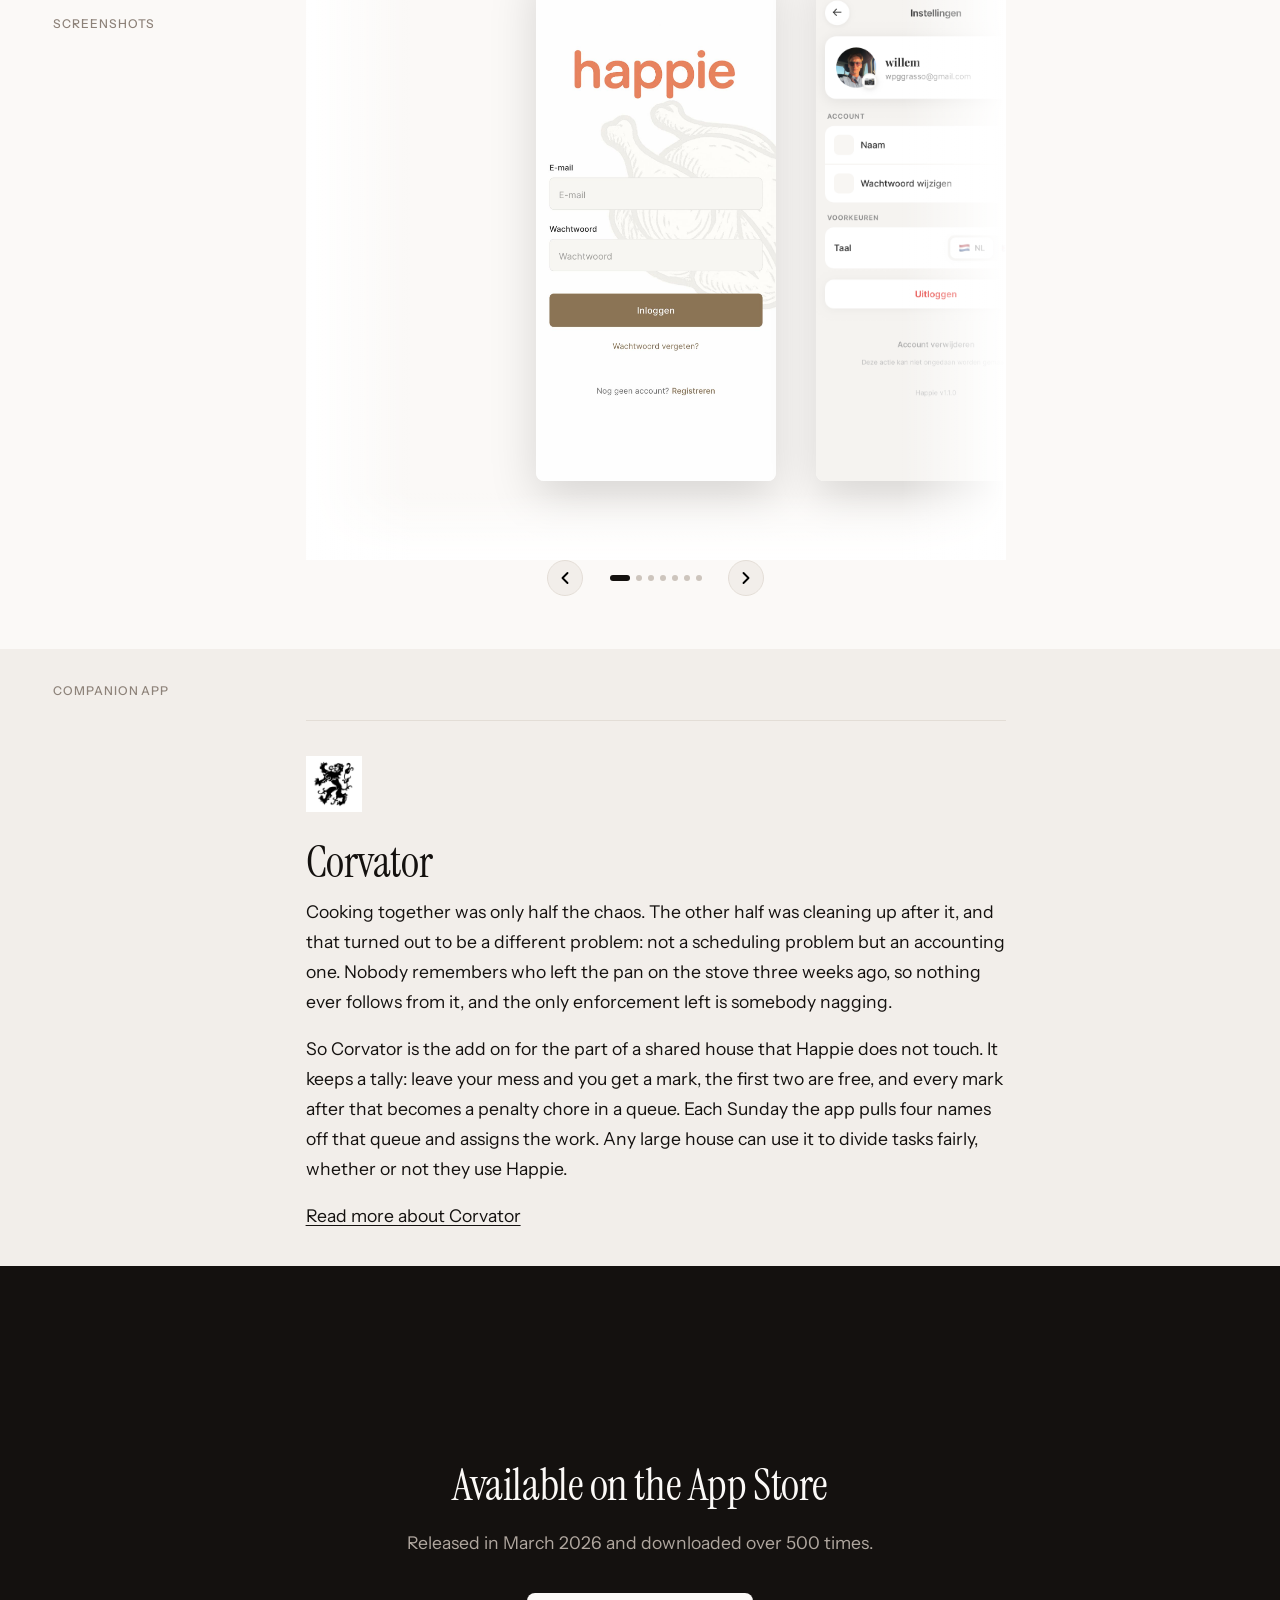
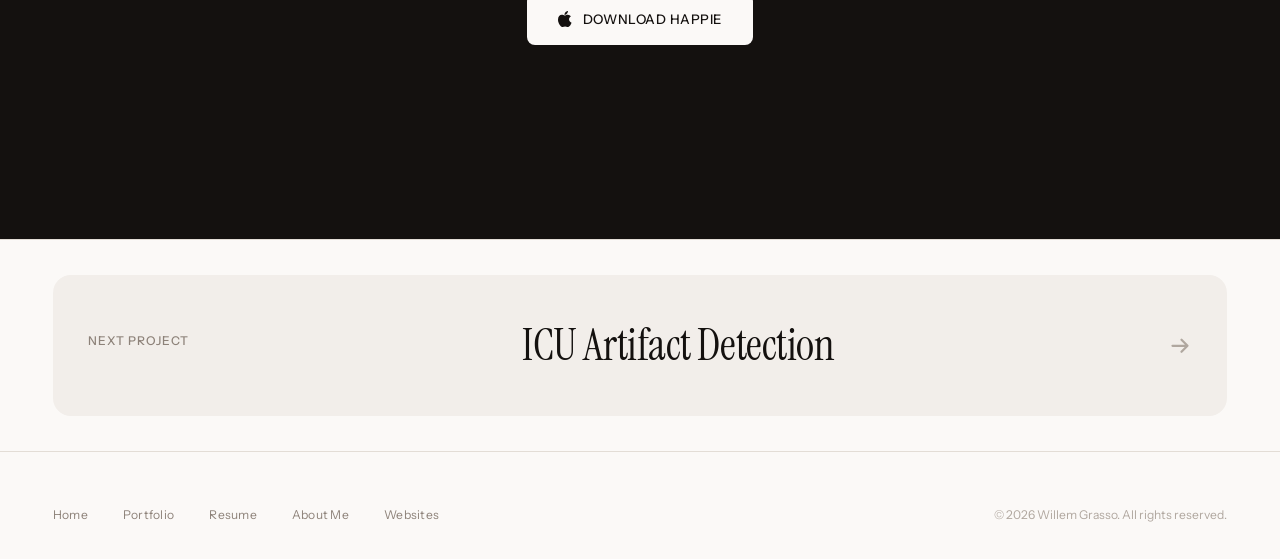
<file: projects/happie.html>
<!DOCTYPE html>
<html lang="en">
<head>
  <!-- Google tag (gtag.js) -->
  <script async src="https://www.googletagmanager.com/gtag/js?id=G-PPT7CW82WE"></script>
  <script>
    window.dataLayer = window.dataLayer || [];
    function gtag(){dataLayer.push(arguments);}
    gtag('js', new Date());
    gtag('config', 'G-PPT7CW82WE');
  </script>
  
  <meta charset="UTF-8">
  <meta name="viewport" content="width=device-width, initial-scale=1.0">
  <title>Happie | Willem Grasso</title>
  <meta name="description" content="Happie. A fullstack application for meal and event planning for students and families.">
  
  <!-- Fonts -->
  <link rel="preconnect" href="https://fonts.googleapis.com">
  <link rel="preconnect" href="https://fonts.gstatic.com" crossorigin>
  <link href="https://fonts.googleapis.com/css2?family=Instrument+Sans:ital,wght@0,400..700;1,400..700&family=Instrument+Serif:ital@0;1&display=swap" rel="stylesheet">
  
  <!-- Styles -->
  <link rel="stylesheet" href="../css/styles.css">
  
  <!-- Favicon -->
  <link rel="icon" type="image/svg+xml" href="data:image/svg+xml,<svg xmlns='http://www.w3.org/2000/svg' viewBox='0 0 100 100'><text y='.9em' font-size='90'>W</text></svg>">
</head>
<body>
  <!-- Navigation Header -->
  <header class="nav-header" id="nav-header">
    <div class="nav-brand">
      <a href="../index.html" class="nav-brand-text">Willem Grasso</a>
    </div>
    
    <nav class="nav-links">
      <a href="../portfolio.html" class="nav-link active">Portfolio</a>
      <a href="../resume.html" class="nav-link">Resume</a>
      <a href="../about.html" class="nav-link">About Me</a>
    </nav>
    
    <!-- Mobile Toggle -->
    <button class="nav-mobile-toggle" id="nav-toggle" aria-label="Open menu">
      <span></span>
      <span></span>
      <span></span>
    </button>
  </header>
  
  <!-- Mobile Navigation -->
  <nav class="nav-mobile" id="nav-mobile">
    <button class="nav-mobile-toggle" id="nav-close" aria-label="Close menu" style="position: absolute; top: 2rem; right: 2rem;">
      <span style="transform: rotate(45deg) translateY(5px);"></span>
      <span style="opacity: 0;"></span>
      <span style="transform: rotate(-45deg) translateY(-5px);"></span>
    </button>
    
    <a href="../portfolio.html" class="nav-link">Portfolio</a>
    <a href="../resume.html" class="nav-link">Resume</a>
    <a href="../about.html" class="nav-link">About Me</a>
  </nav>
  
  <!-- Project Hero -->
  <section class="project-hero">
    <div class="container">
      <a href="../portfolio.html" class="back-link">
        <svg width="16" height="16" viewBox="0 0 16 16" fill="none">
          <path d="M13 8.5H3M3 8.5L7 4.5M3 8.5L7 12.5" stroke="currentColor" stroke-width="1.5" stroke-linecap="round" stroke-linejoin="round"/>
        </svg>
        Back to Portfolio
      </a>
      <span class="text-micro project-type project-type-app">Mobile App</span>
      <h1 class="text-display project-title">Happie</h1>
      <p class="text-subtitle project-location">Meal Planning & Coordination App</p>
    </div>
  </section>
  
  <!-- Project Overview -->
  <section class="section project-overview">
    <div class="container">
      <div class="project-grid">
        <div class="project-sidebar">
          <h2 class="text-micro section-label">Overview</h2>
        </div>
        <div class="project-content">
          <p class="text-body project-intro">
            A mobile app I built to solve a daily problem in my student house. Happie helps groups coordinate meals by tracking who's eating, suggesting recipes through a swipe based voting system, and planning special dinners. Built from scratch with full backend infrastructure.
          </p>
        </div>
      </div>
    </div>
  </section>
  
  <!-- Project Details -->
  <section class="section project-details-section">
    <div class="container">
      <div class="project-grid">
        <div class="project-sidebar">
          <h2 class="text-micro section-label">The Problem</h2>
        </div>
        <div class="project-content">
          <p class="text-body">
            I live in a house with 16 guys in Delft. We cook together, but keeping track of who's eating dinner on any given night became a recurring issue. We'd buy too much or too little food, people wouldn't feel like eating what was made, and coordinating recipes that everyone liked was difficult.
          </p>
          <p class="text-body" style="margin-top: 1rem;">
            I wanted a simple way to fix this, so I built Happie.
          </p>
        </div>
      </div>
    </div>
  </section>
  
  <!-- Solution Section -->
  <section class="section project-solution-section">
    <div class="container">
      <div class="project-grid">
        <div class="project-sidebar">
          <h2 class="text-micro section-label">The Solution</h2>
        </div>
        <div class="project-content">
          <p class="text-body">
            Happie lets users connect in groups and indicate whether they're eating with the group that day. For recipes, I implemented a system similar to Tinder: every day, users swipe through new recipes. The recipe with the most likes gets suggested to the group along with the full recipe instructions.
          </p>
          <p class="text-body" style="margin-top: 1rem;">
            The app also includes an events system for planning special dinners, so the group can coordinate bigger meals in advance.
          </p>
        </div>
      </div>
    </div>
  </section>
  
  <!-- Screenshots Carousel -->
  <section class="section project-screenshots-section">
    <div class="container">
      <div class="project-grid">
        <div class="project-sidebar">
          <h2 class="text-micro section-label">Screenshots</h2>
        </div>
        <div class="project-content">
          <div class="phone-carousel">
            <div class="phone-carousel-wrapper">
              <div class="phone-carousel-track" id="carousel-track">
                <div class="phone-slide">
                  <img src="../pictures/c.jpg" alt="Happie App Screenshot">
                </div>
                <div class="phone-slide">
                  <img src="../pictures/IMG_1189.PNG" alt="Happie App Screenshot">
                </div>
                <div class="phone-slide">
                  <img src="../pictures/IMG_1183.PNG" alt="Happie App Screenshot">
                </div>
                <div class="phone-slide">
                  <img src="../pictures/IMG_1184.PNG" alt="Happie App Screenshot">
                </div>
                <div class="phone-slide">
                  <img src="../pictures/IMG_1188.PNG" alt="Happie App Screenshot">
                </div>
                <div class="phone-slide">
                  <img src="../pictures/IMG_1187.PNG" alt="Happie App Screenshot">
                </div>
                <div class="phone-slide">
                  <img src="../pictures/IMG_1186.PNG" alt="Happie App Screenshot">
                </div>
              </div>
            </div>
            <div class="phone-carousel-controls">
              <button class="carousel-btn carousel-prev" onclick="moveCarousel(-1)">
                <svg width="20" height="20" viewBox="0 0 16 16" fill="none">
                  <path d="M10 12L6 8L10 4" stroke="currentColor" stroke-width="1.5" stroke-linecap="round" stroke-linejoin="round"/>
                </svg>
              </button>
              <div class="carousel-dots" id="carousel-dots"></div>
              <button class="carousel-btn carousel-next" onclick="moveCarousel(1)">
                <svg width="20" height="20" viewBox="0 0 16 16" fill="none">
                  <path d="M6 4L10 8L6 12" stroke="currentColor" stroke-width="1.5" stroke-linecap="round" stroke-linejoin="round"/>
                </svg>
              </button>
            </div>
          </div>
        </div>
      </div>
    </div>
  </section>
  
  <!-- Corvator: companion app -->
  <section class="section project-details-section">
    <div class="container">
      <div class="project-grid">
        <div class="project-sidebar">
          <h2 class="text-micro section-label">Companion App</h2>
        </div>
        <div class="project-content">
          <div class="sub-project">
            <img src="../pictures/corvator/corvator-logo.png" alt="Corvator app mark" class="sub-project-mark">
            <h3 class="text-title">Corvator</h3>
            <p class="text-body" style="margin-top: 0.5rem;">
              Cooking together was only half the chaos. The other half was cleaning up after it, and that turned out to be a different problem: not a scheduling problem but an accounting one. Nobody remembers who left the pan on the stove three weeks ago, so nothing ever follows from it, and the only enforcement left is somebody nagging.
            </p>
            <p class="text-body" style="margin-top: 1rem;">
              So Corvator is the add on for the part of a shared house that Happie does not touch. It keeps a tally: leave your mess and you get a mark, the first two are free, and every mark after that becomes a penalty chore in a queue. Each Sunday the app pulls four names off that queue and assigns the work. Any large house can use it to divide tasks fairly, whether or not they use Happie.
            </p>
            <p class="text-body" style="margin-top: 1rem;">
              <a href="corvator.html" style="color: var(--color-black); text-decoration: underline; text-underline-offset: 3px;">Read more about Corvator</a>
            </p>
          </div>
        </div>
      </div>
    </div>
  </section>

  <!-- App Store CTA -->
  <section class="section project-cta-section">
    <div class="container">
      <div class="project-cta">
        <h3 class="text-title">Available on the App Store</h3>
        <p class="text-body">Released in March 2026 and downloaded over 500 times.</p>
        <a href="https://apps.apple.com/nl/app/happie/id6757129676" class="btn btn-primary" style="margin-top: 2rem;" target="_blank" rel="noopener">
          <svg width="16" height="16" viewBox="0 0 16 16" fill="currentColor" aria-hidden="true">
            <path d="M11.05 8.5c-.01-1.32.6-2.31 1.82-3.04-.68-.98-1.71-1.52-3.07-1.63-1.29-.1-2.7.75-3.21.75-.54 0-1.79-.72-2.77-.72C1.8 3.89 0 5.46 0 8.65c0 .94.17 1.91.52 2.91.46 1.32 2.13 4.55 3.87 4.5.91-.02 1.55-.65 2.73-.65 1.15 0 1.74.65 2.75.65 1.76-.03 3.27-2.96 3.71-4.28-2.36-1.11-2.53-3.24-2.53-3.28zM9.02 2.6c.98-1.16.89-2.22.86-2.6-.87.05-1.87.59-2.44 1.26-.63.72-1 1.61-.92 2.61.94.07 1.8-.41 2.5-1.27z"/>
          </svg>
          Download Happie
        </a>
      </div>
    </div>
  </section>
  
  <!-- Next Project -->
  <section class="section next-project-section">
    <div class="container">
      <a href="icu-artifact-detection.html" class="next-project-link">
        <span class="text-micro">Next Project</span>
        <span class="text-title">ICU Artifact Detection</span>
        <svg width="24" height="24" viewBox="0 0 16 16" fill="none">
          <path d="M3 8.5H13M13 8.5L9 4.5M13 8.5L9 12.5" stroke="currentColor" stroke-width="1.5" stroke-linecap="round" stroke-linejoin="round"/>
        </svg>
      </a>
    </div>
  </section>
  
  <!-- Footer -->
  <footer class="footer">
    <div class="footer-content">
      <div class="footer-links">
        <a href="../index.html" class="footer-link">Home</a>
        <a href="../portfolio.html" class="footer-link">Portfolio</a>
        <a href="../resume.html" class="footer-link">Resume</a>
        <a href="../about.html" class="footer-link">About Me</a>
        <a href="../websites.html" class="footer-link">Websites</a>
      </div>
      <p class="footer-copyright">© 2026 Willem Grasso. All rights reserved.</p>
    </div>
  </footer>
  
  <!-- Scripts -->
  <script src="../js/main.js"></script>
  
  <!-- Carousel Script -->
  <script>
    let currentSlide = 0;
    const track = document.getElementById('carousel-track');
    const slides = document.querySelectorAll('.phone-slide');
    const totalSlides = slides.length;
    const maxSlide = totalSlides - 1; // Last valid slide index
    const dotsContainer = document.getElementById('carousel-dots');
    
    // Get actual slide width from rendered element
    function getSlideWidth() {
      if (slides.length > 0) {
        return slides[0].offsetWidth;
      }
      return window.innerWidth <= 768 ? 200 : 280;
    }
    
    // Create dots
    for (let i = 0; i < totalSlides; i++) {
      const dot = document.createElement('button');
      dot.className = 'carousel-dot' + (i === 0 ? ' active' : '');
      dot.onclick = () => goToSlide(i);
      dotsContainer.appendChild(dot);
    }
    
    function updateCarousel() {
      const slideWidth = getSlideWidth();
      track.style.transform = `translateX(-${currentSlide * slideWidth}px)`;
      document.querySelectorAll('.carousel-dot').forEach((dot, i) => {
        dot.classList.toggle('active', i === currentSlide);
      });
    }
    
    function moveCarousel(direction) {
      const newSlide = currentSlide + direction;
      // Prevent scrolling past first or last slide
      if (newSlide < 0 || newSlide > maxSlide) return;
      currentSlide = newSlide;
      updateCarousel();
    }
    
    function goToSlide(index) {
      if (index < 0 || index > maxSlide) return;
      currentSlide = index;
      updateCarousel();
    }
    
    // Update carousel on resize
    window.addEventListener('resize', updateCarousel);
  </script>
</body>
</html>
</file>
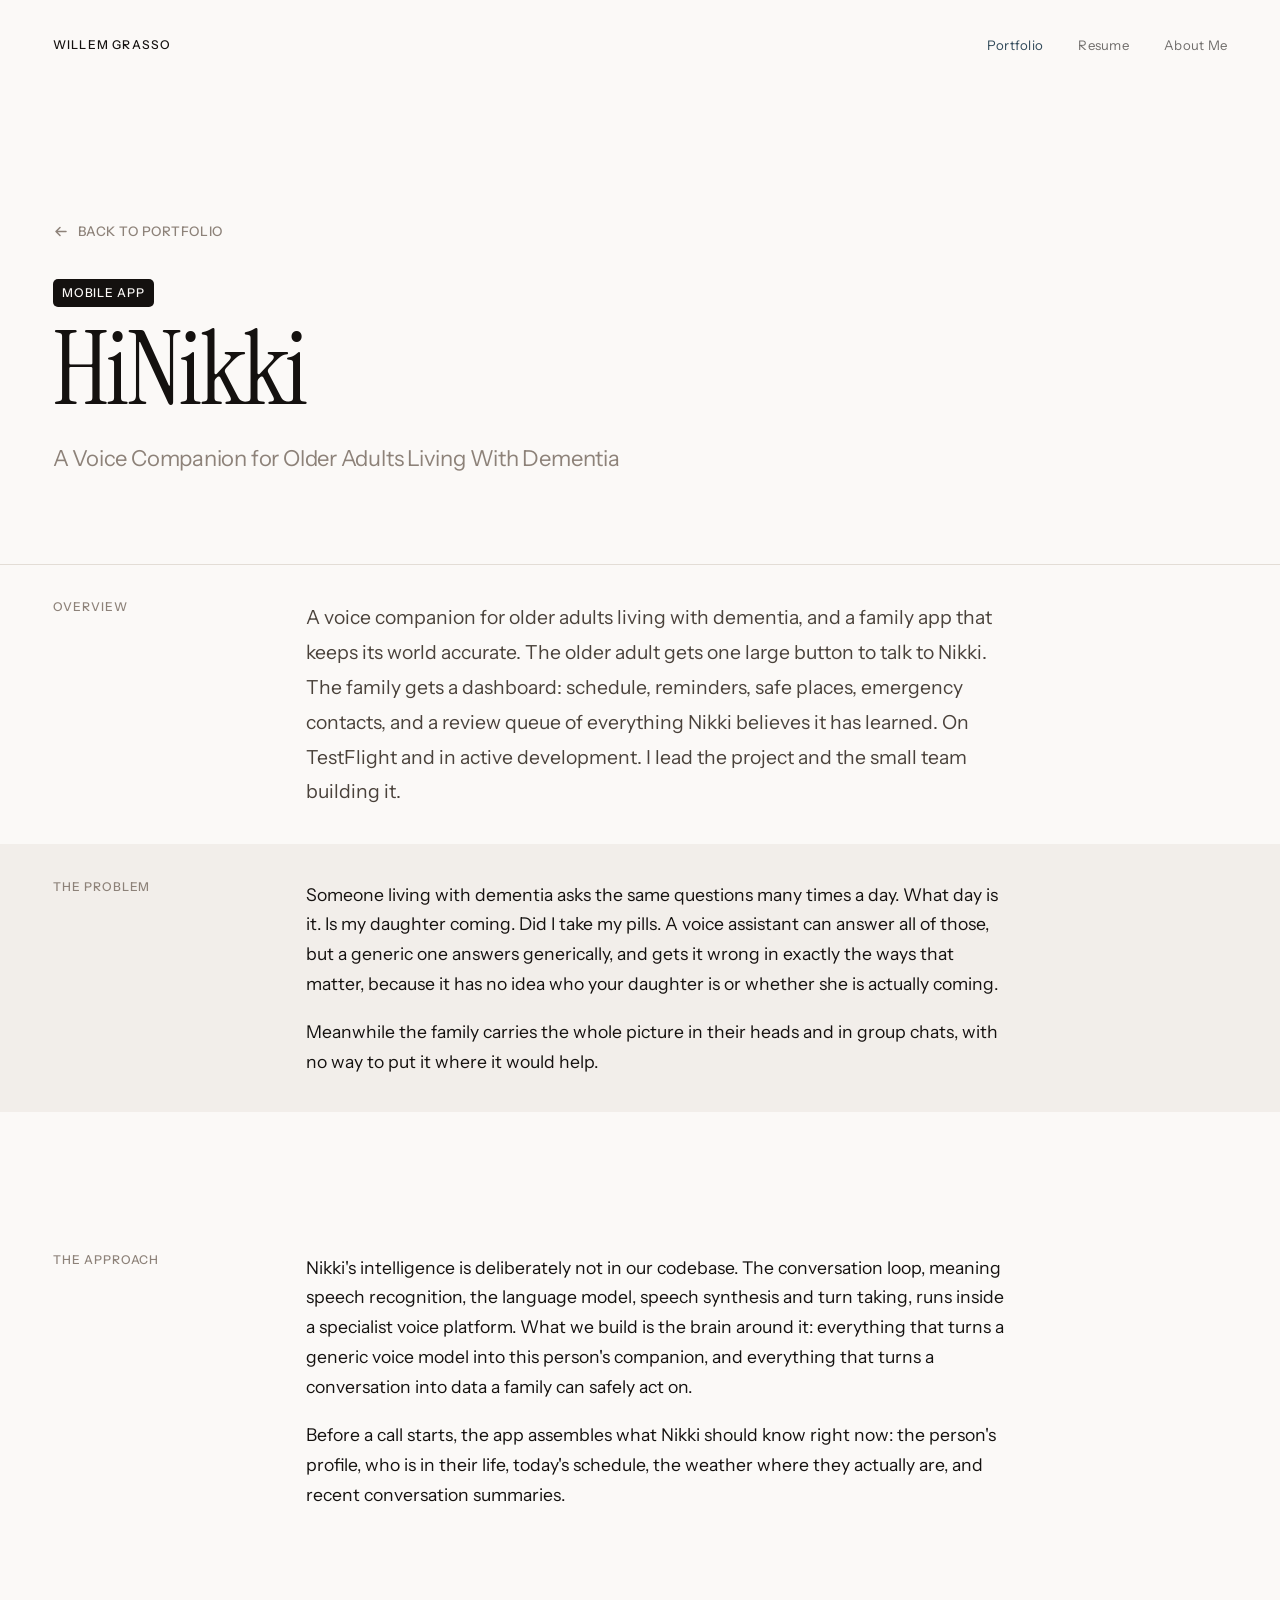
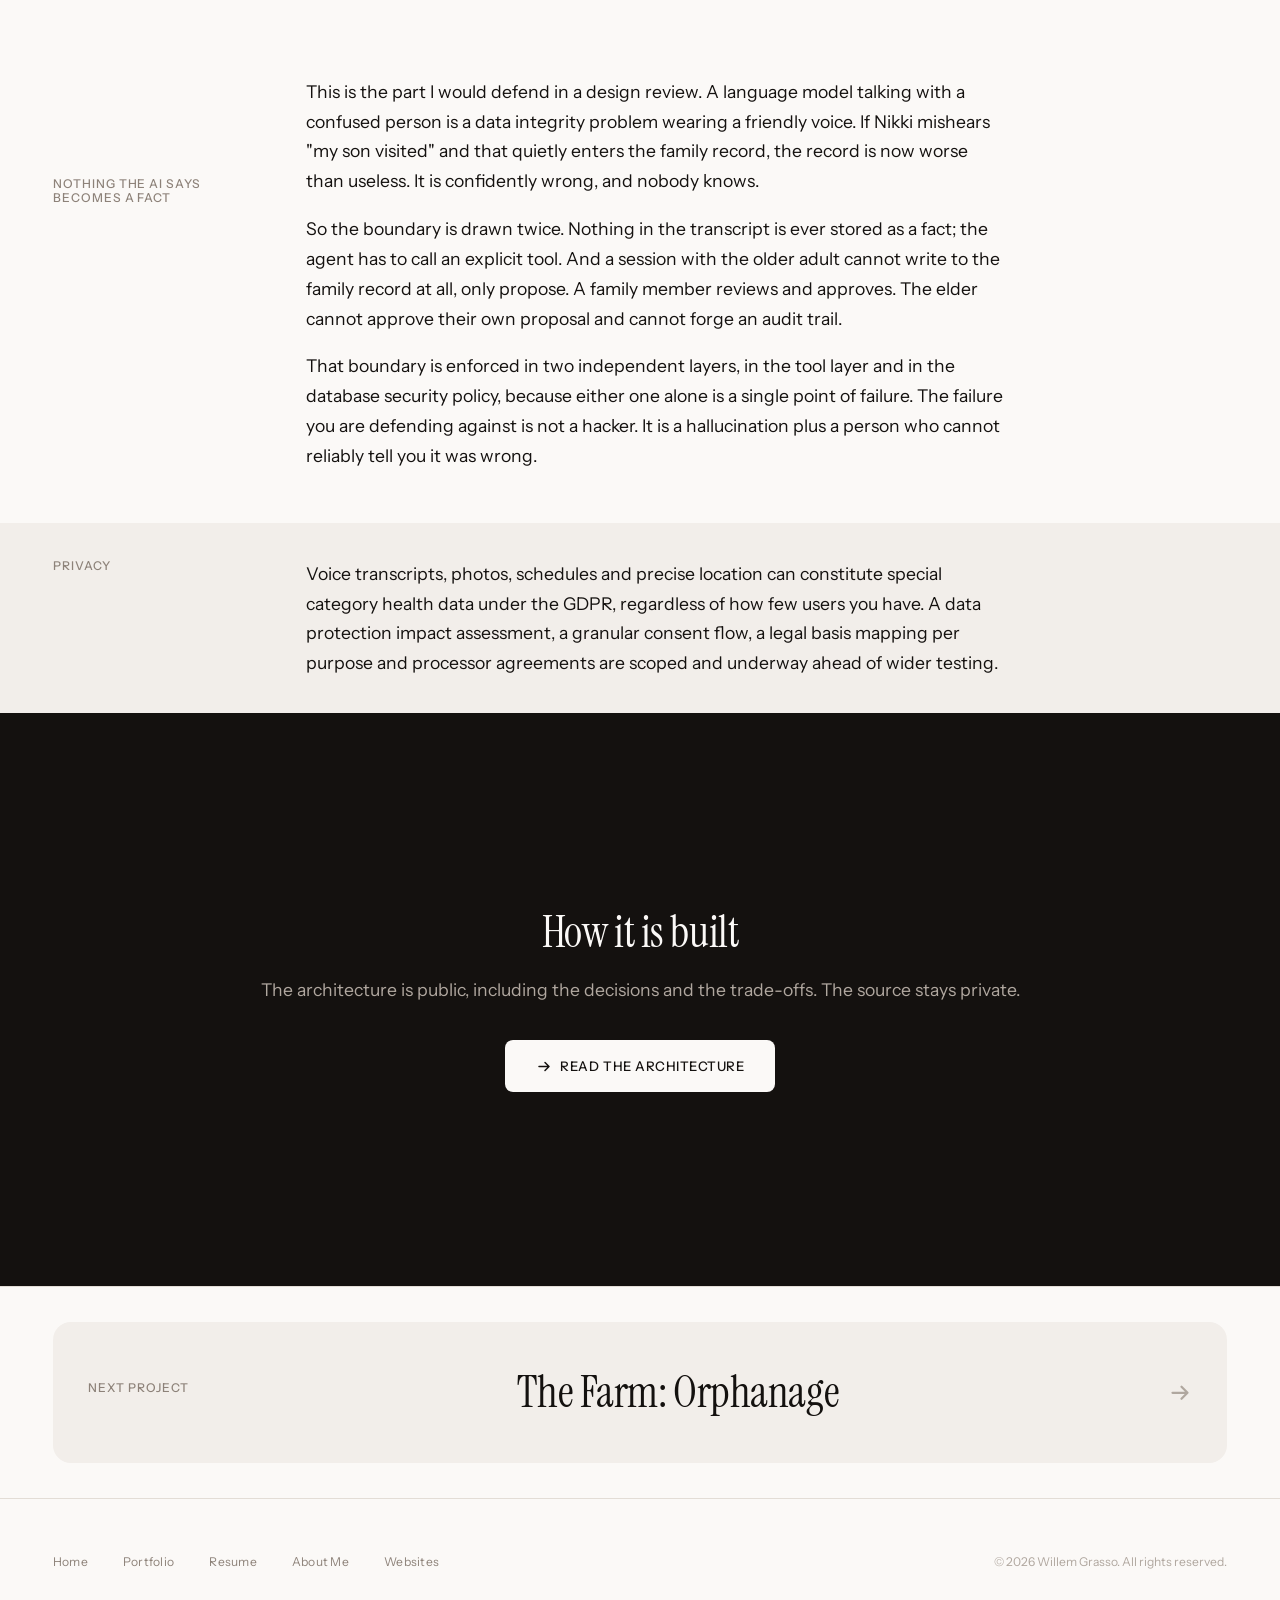
<file: projects/hinikki.html>
<!DOCTYPE html>
<html lang="en">
<head>
  <!-- Google tag (gtag.js) -->
  <script async src="https://www.googletagmanager.com/gtag/js?id=G-PPT7CW82WE"></script>
  <script>
    window.dataLayer = window.dataLayer || [];
    function gtag(){dataLayer.push(arguments);}
    gtag('js', new Date());
    gtag('config', 'G-PPT7CW82WE');
  </script>

  <meta charset="UTF-8">
  <meta name="viewport" content="width=device-width, initial-scale=1.0">
  <title>HiNikki | Willem Grasso</title>
  <meta name="description" content="HiNikki. A voice companion for older adults living with dementia, plus the family app that keeps its world true. On TestFlight.">

  <!-- Fonts -->
  <link rel="preconnect" href="https://fonts.googleapis.com">
  <link rel="preconnect" href="https://fonts.gstatic.com" crossorigin>
  <link href="https://fonts.googleapis.com/css2?family=Instrument+Sans:ital,wght@0,400..700;1,400..700&family=Instrument+Serif:ital@0;1&display=swap" rel="stylesheet">

  <!-- Styles -->
  <link rel="stylesheet" href="../css/styles.css">

  <!-- Favicon -->
  <link rel="icon" type="image/svg+xml" href="data:image/svg+xml,<svg xmlns='http://www.w3.org/2000/svg' viewBox='0 0 100 100'><text y='.9em' font-size='90'>W</text></svg>">
</head>
<body>
  <!-- Navigation Header -->
  <header class="nav-header" id="nav-header">
    <div class="nav-brand">
      <a href="../index.html" class="nav-brand-text">Willem Grasso</a>
    </div>

    <nav class="nav-links">
      <a href="../portfolio.html" class="nav-link active">Portfolio</a>
      <a href="../resume.html" class="nav-link">Resume</a>
      <a href="../about.html" class="nav-link">About Me</a>
    </nav>

    <!-- Mobile Toggle -->
    <button class="nav-mobile-toggle" id="nav-toggle" aria-label="Open menu">
      <span></span>
      <span></span>
      <span></span>
    </button>
  </header>

  <!-- Mobile Navigation -->
  <nav class="nav-mobile" id="nav-mobile">
    <button class="nav-mobile-toggle" id="nav-close" aria-label="Close menu" style="position: absolute; top: 2rem; right: 2rem;">
      <span style="transform: rotate(45deg) translateY(5px);"></span>
      <span style="opacity: 0;"></span>
      <span style="transform: rotate(-45deg) translateY(-5px);"></span>
    </button>

    <a href="../portfolio.html" class="nav-link">Portfolio</a>
    <a href="../resume.html" class="nav-link">Resume</a>
    <a href="../about.html" class="nav-link">About Me</a>
  </nav>

  <!-- Project Hero -->
  <section class="project-hero">
    <div class="container">
      <a href="../portfolio.html" class="back-link">
        <svg width="16" height="16" viewBox="0 0 16 16" fill="none">
          <path d="M13 8.5H3M3 8.5L7 4.5M3 8.5L7 12.5" stroke="currentColor" stroke-width="1.5" stroke-linecap="round" stroke-linejoin="round"/>
        </svg>
        Back to Portfolio
      </a>
      <span class="text-micro project-type project-type-app">Mobile App</span>
      <h1 class="text-display project-title">HiNikki</h1>
      <p class="text-subtitle project-location">A Voice Companion for Older Adults Living With Dementia</p>
    </div>
  </section>

  <section class="section project-overview">
    <div class="container">
      <div class="project-grid">
        <div class="project-sidebar">
          <h2 class="text-micro section-label">Overview</h2>
        </div>
        <div class="project-content">
          <p class="text-body project-intro">
            A voice companion for older adults living with dementia, and a family app that keeps its world accurate. The older adult gets one large button to talk to Nikki. The family gets a dashboard: schedule, reminders, safe places, emergency contacts, and a review queue of everything Nikki believes it has learned. On TestFlight and in active development. I lead the project and the small team building it.
          </p>
        </div>
      </div>
    </div>
  </section>

  <section class="section project-details-section">
    <div class="container">
      <div class="project-grid">
        <div class="project-sidebar">
          <h2 class="text-micro section-label">The Problem</h2>
        </div>
        <div class="project-content">
          <p class="text-body">
            Someone living with dementia asks the same questions many times a day. What day is it. Is my daughter coming. Did I take my pills. A voice assistant can answer all of those, but a generic one answers generically, and gets it wrong in exactly the ways that matter, because it has no idea who your daughter is or whether she is actually coming.
          </p>
          <p class="text-body" style="margin-top: 1rem;">
            Meanwhile the family carries the whole picture in their heads and in group chats, with no way to put it where it would help.
          </p>
        </div>
      </div>
    </div>
  </section>

  <section class="section project-solution-section">
    <div class="container">
      <div class="project-grid">
        <div class="project-sidebar">
          <h2 class="text-micro section-label">The Approach</h2>
        </div>
        <div class="project-content">
          <p class="text-body">
            Nikki's intelligence is deliberately not in our codebase. The conversation loop, meaning speech recognition, the language model, speech synthesis and turn taking, runs inside a specialist voice platform. What we build is the brain around it: everything that turns a generic voice model into this person's companion, and everything that turns a conversation into data a family can safely act on.
          </p>
          <p class="text-body" style="margin-top: 1rem;">
            Before a call starts, the app assembles what Nikki should know right now: the person's profile, who is in their life, today's schedule, the weather where they actually are, and recent conversation summaries.
          </p>
        </div>
      </div>
    </div>
  </section>

  <section class="section project-screenshots-section">
    <div class="container">
      <div class="project-grid">
        <div class="project-sidebar">
          <h2 class="text-micro section-label">Nothing the AI Says Becomes a Fact</h2>
        </div>
        <div class="project-content">
          <p class="text-body">
            This is the part I would defend in a design review. A language model talking with a confused person is a data integrity problem wearing a friendly voice. If Nikki mishears "my son visited" and that quietly enters the family record, the record is now worse than useless. It is confidently wrong, and nobody knows.
          </p>
          <p class="text-body" style="margin-top: 1rem;">
            So the boundary is drawn twice. Nothing in the transcript is ever stored as a fact; the agent has to call an explicit tool. And a session with the older adult cannot write to the family record at all, only propose. A family member reviews and approves. The elder cannot approve their own proposal and cannot forge an audit trail.
          </p>
          <p class="text-body" style="margin-top: 1rem;">
            That boundary is enforced in two independent layers, in the tool layer and in the database security policy, because either one alone is a single point of failure. The failure you are defending against is not a hacker. It is a hallucination plus a person who cannot reliably tell you it was wrong.
          </p>
        </div>
      </div>
    </div>
  </section>

  <section class="section project-details-section">
    <div class="container">
      <div class="project-grid">
        <div class="project-sidebar">
          <h2 class="text-micro section-label">Privacy</h2>
        </div>
        <div class="project-content">
          <p class="text-body">
            Voice transcripts, photos, schedules and precise location can constitute special category health data under the GDPR, regardless of how few users you have. A data protection impact assessment, a granular consent flow, a legal basis mapping per purpose and processor agreements are scoped and underway ahead of wider testing.
          </p>
        </div>
      </div>
    </div>
  </section>

  <section class="section project-cta-section">
    <div class="container">
      <div class="project-cta">
        <h3 class="text-title">How it is built</h3>
        <p class="text-body">The architecture is public, including the decisions and the trade-offs. The source stays private.</p>
        <a href="https://github.com/Wgrasso/hinikki-overview" class="btn btn-primary" style="margin-top: 2rem;" target="_blank" rel="noopener">
          <svg width="16" height="16" viewBox="0 0 16 16" fill="none" aria-hidden="true">
            <path d="M3 8.5H13M13 8.5L9 4.5M13 8.5L9 12.5" stroke="currentColor" stroke-width="1.5" stroke-linecap="round" stroke-linejoin="round"/>
          </svg>
          Read the architecture
        </a>
      </div>
    </div>
  </section>

  <!-- Next Project -->
  <section class="section next-project-section">
    <div class="container">
      <a href="the-farm-orphanage.html" class="next-project-link">
        <span class="text-micro">Next Project</span>
        <span class="text-title">The Farm: Orphanage</span>
        <svg width="24" height="24" viewBox="0 0 16 16" fill="none">
          <path d="M3 8.5H13M13 8.5L9 4.5M13 8.5L9 12.5" stroke="currentColor" stroke-width="1.5" stroke-linecap="round" stroke-linejoin="round"/>
        </svg>
      </a>
    </div>
  </section>

  <!-- Footer -->
  <footer class="footer">
    <div class="footer-content">
      <div class="footer-links">
        <a href="../index.html" class="footer-link">Home</a>
        <a href="../portfolio.html" class="footer-link">Portfolio</a>
        <a href="../resume.html" class="footer-link">Resume</a>
        <a href="../about.html" class="footer-link">About Me</a>
        <a href="../websites.html" class="footer-link">Websites</a>
      </div>
      <p class="footer-copyright">&copy; 2026 Willem Grasso. All rights reserved.</p>
    </div>
  </footer>

  <!-- Scripts -->
  <script src="../js/main.js"></script>
</body>
</html>
</file>
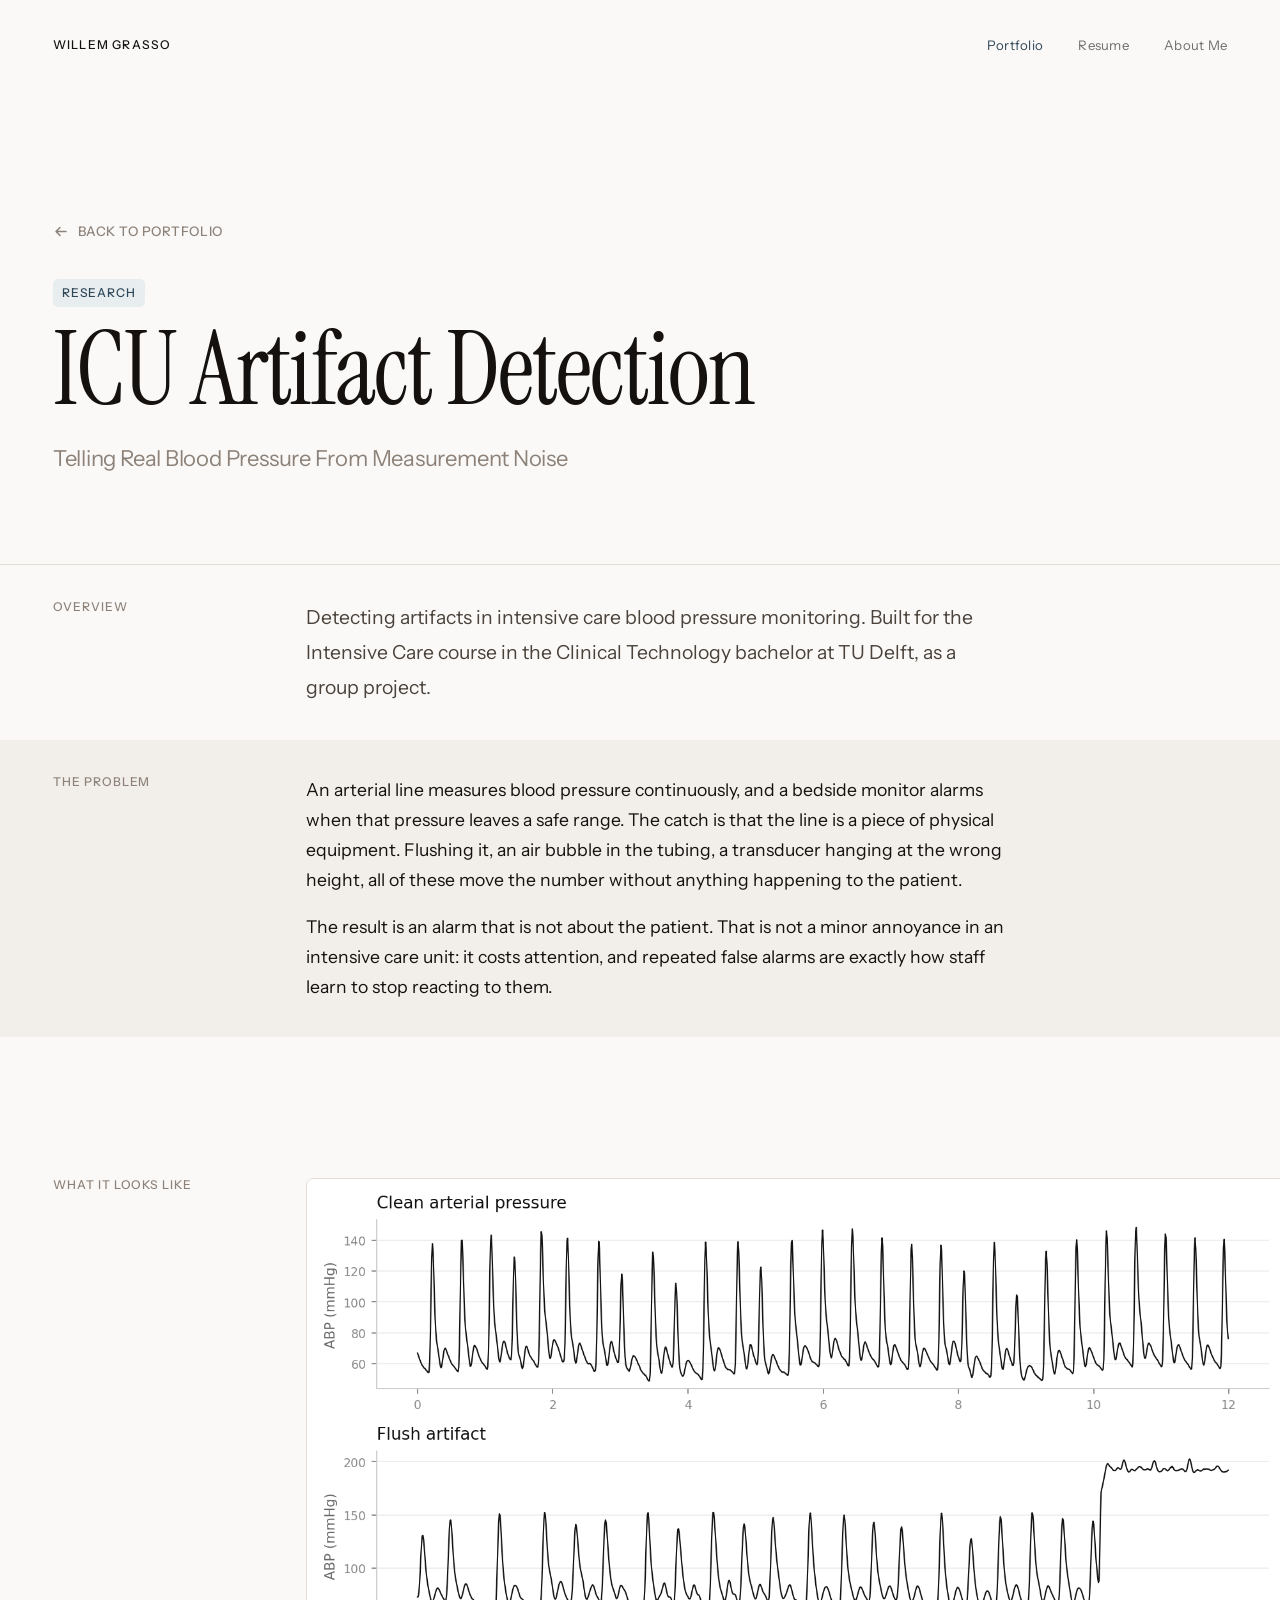
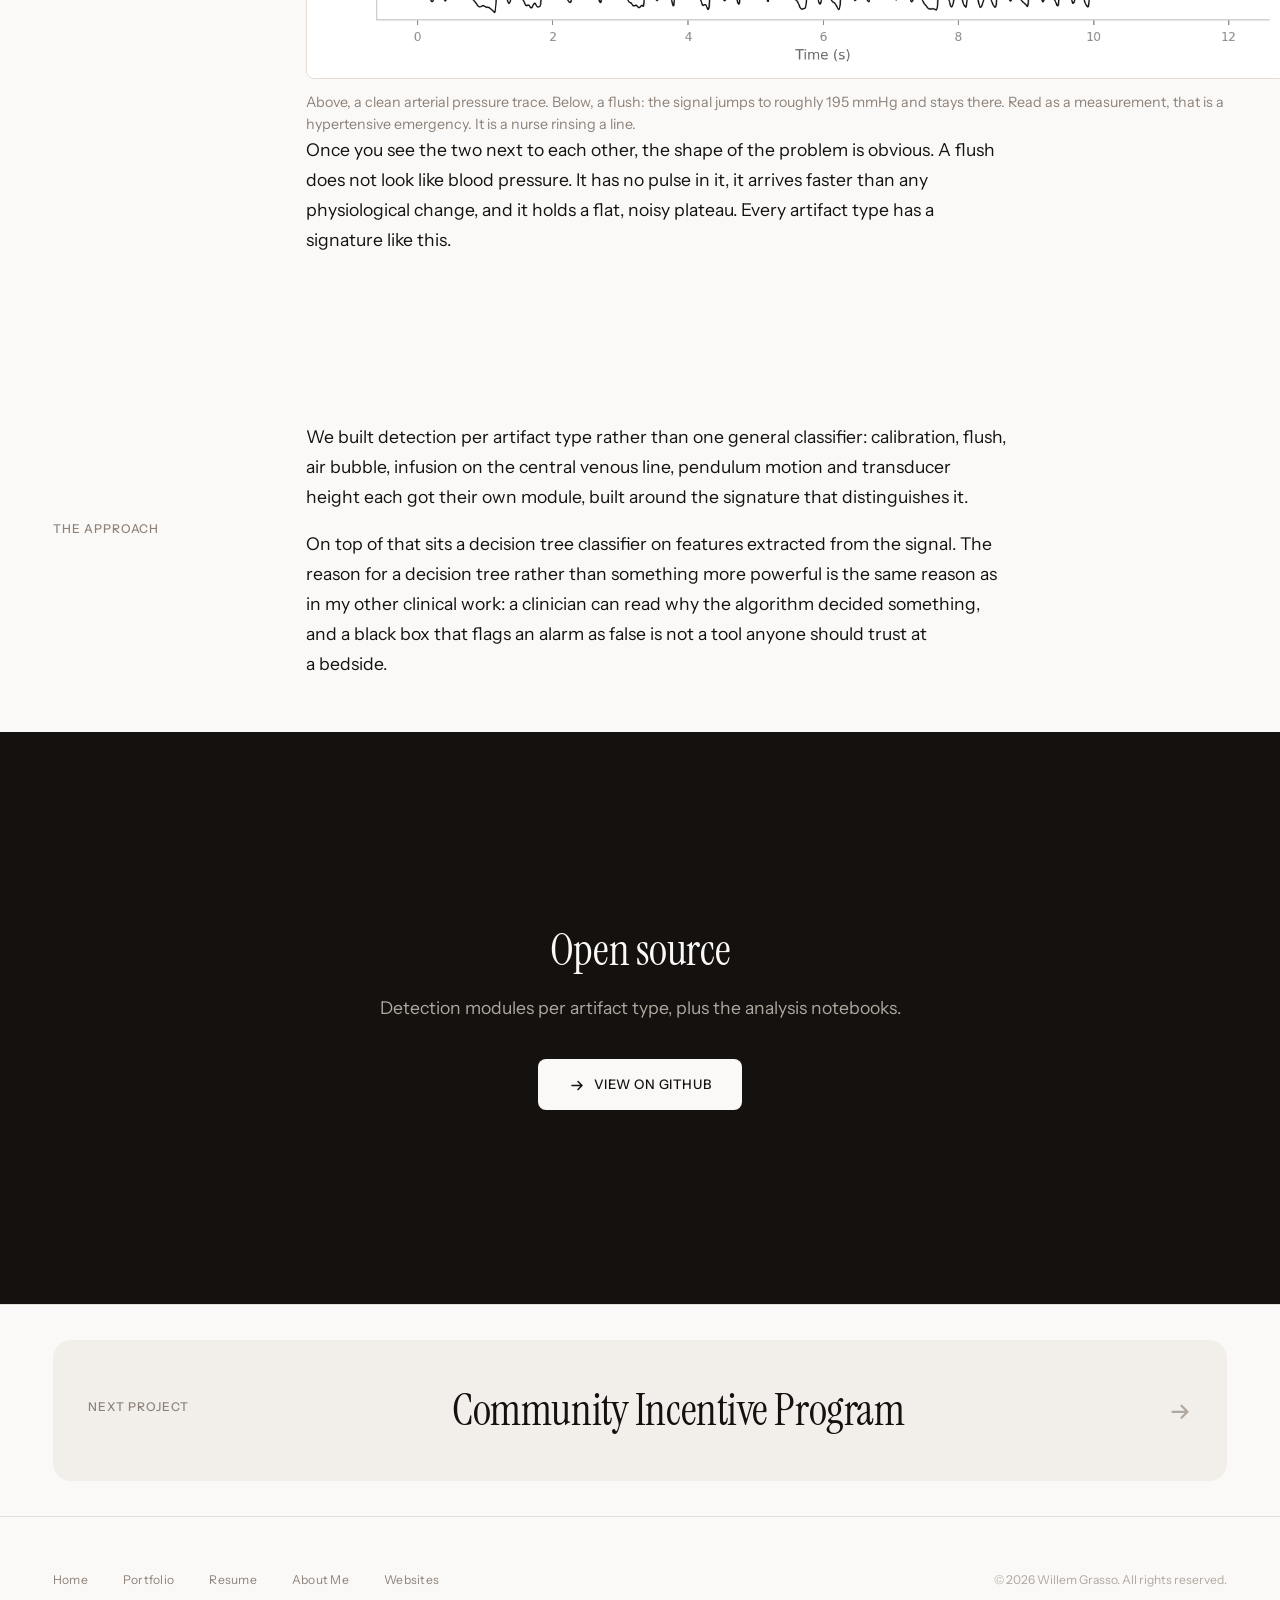
<file: projects/icu-artifact-detection.html>
<!DOCTYPE html>
<html lang="en">
<head>
  <!-- Google tag (gtag.js) -->
  <script async src="https://www.googletagmanager.com/gtag/js?id=G-PPT7CW82WE"></script>
  <script>
    window.dataLayer = window.dataLayer || [];
    function gtag(){dataLayer.push(arguments);}
    gtag('js', new Date());
    gtag('config', 'G-PPT7CW82WE');
  </script>

  <meta charset="UTF-8">
  <meta name="viewport" content="width=device-width, initial-scale=1.0">
  <title>ICU Artifact Detection | Willem Grasso</title>
  <meta name="description" content="Detecting artifacts in intensive care blood pressure monitoring, so that a nurse is not called to an emergency that is not happening.">

  <!-- Fonts -->
  <link rel="preconnect" href="https://fonts.googleapis.com">
  <link rel="preconnect" href="https://fonts.gstatic.com" crossorigin>
  <link href="https://fonts.googleapis.com/css2?family=Instrument+Sans:ital,wght@0,400..700;1,400..700&family=Instrument+Serif:ital@0;1&display=swap" rel="stylesheet">

  <!-- Styles -->
  <link rel="stylesheet" href="../css/styles.css">

  <!-- Favicon -->
  <link rel="icon" type="image/svg+xml" href="data:image/svg+xml,<svg xmlns='http://www.w3.org/2000/svg' viewBox='0 0 100 100'><text y='.9em' font-size='90'>W</text></svg>">
</head>
<body>
  <!-- Navigation Header -->
  <header class="nav-header" id="nav-header">
    <div class="nav-brand">
      <a href="../index.html" class="nav-brand-text">Willem Grasso</a>
    </div>

    <nav class="nav-links">
      <a href="../portfolio.html" class="nav-link active">Portfolio</a>
      <a href="../resume.html" class="nav-link">Resume</a>
      <a href="../about.html" class="nav-link">About Me</a>
    </nav>

    <!-- Mobile Toggle -->
    <button class="nav-mobile-toggle" id="nav-toggle" aria-label="Open menu">
      <span></span>
      <span></span>
      <span></span>
    </button>
  </header>

  <!-- Mobile Navigation -->
  <nav class="nav-mobile" id="nav-mobile">
    <button class="nav-mobile-toggle" id="nav-close" aria-label="Close menu" style="position: absolute; top: 2rem; right: 2rem;">
      <span style="transform: rotate(45deg) translateY(5px);"></span>
      <span style="opacity: 0;"></span>
      <span style="transform: rotate(-45deg) translateY(-5px);"></span>
    </button>

    <a href="../portfolio.html" class="nav-link">Portfolio</a>
    <a href="../resume.html" class="nav-link">Resume</a>
    <a href="../about.html" class="nav-link">About Me</a>
  </nav>

  <!-- Project Hero -->
  <section class="project-hero">
    <div class="container">
      <a href="../portfolio.html" class="back-link">
        <svg width="16" height="16" viewBox="0 0 16 16" fill="none">
          <path d="M13 8.5H3M3 8.5L7 4.5M3 8.5L7 12.5" stroke="currentColor" stroke-width="1.5" stroke-linecap="round" stroke-linejoin="round"/>
        </svg>
        Back to Portfolio
      </a>
      <span class="text-micro project-type project-type-research">Research</span>
      <h1 class="text-display project-title">ICU Artifact Detection</h1>
      <p class="text-subtitle project-location">Telling Real Blood Pressure From Measurement Noise</p>
    </div>
  </section>

  <section class="section project-overview">
    <div class="container">
      <div class="project-grid">
        <div class="project-sidebar">
          <h2 class="text-micro section-label">Overview</h2>
        </div>
        <div class="project-content">
          <p class="text-body project-intro">
            Detecting artifacts in intensive care blood pressure monitoring. Built for the Intensive Care course in the Clinical Technology bachelor at TU Delft, as a group project.
          </p>
        </div>
      </div>
    </div>
  </section>

  <section class="section project-details-section">
    <div class="container">
      <div class="project-grid">
        <div class="project-sidebar">
          <h2 class="text-micro section-label">The Problem</h2>
        </div>
        <div class="project-content">
          <p class="text-body">
            An arterial line measures blood pressure continuously, and a bedside monitor alarms when that pressure leaves a safe range. The catch is that the line is a piece of physical equipment. Flushing it, an air bubble in the tubing, a transducer hanging at the wrong height, all of these move the number without anything happening to the patient.
          </p>
          <p class="text-body" style="margin-top: 1rem;">
            The result is an alarm that is not about the patient. That is not a minor annoyance in an intensive care unit: it costs attention, and repeated false alarms are exactly how staff learn to stop reacting to them.
          </p>
        </div>
      </div>
    </div>
  </section>

  <section class="section project-solution-section">
    <div class="container">
      <div class="project-grid">
        <div class="project-sidebar">
          <h2 class="text-micro section-label">What It Looks Like</h2>
        </div>
        <div class="project-content">
          <figure class="project-figure project-figure--wide">
            <a href="../pictures/icu/waveforms.png" target="_blank" rel="noopener">
              <img src="../pictures/icu/waveforms.png" alt="Two arterial pressure traces, one clean and one where a flush pins the signal near 195 mmHg">
            </a>
            <figcaption>Above, a clean arterial pressure trace. Below, a flush: the signal jumps to roughly 195 mmHg and stays there. Read as a measurement, that is a hypertensive emergency. It is a nurse rinsing a line.</figcaption>
          </figure>
          <p class="text-body">
            Once you see the two next to each other, the shape of the problem is obvious. A flush does not look like blood pressure. It has no pulse in it, it arrives faster than any physiological change, and it holds a flat, noisy plateau. Every artifact type has a signature like this.
          </p>
        </div>
      </div>
    </div>
  </section>

  <section class="section project-screenshots-section">
    <div class="container">
      <div class="project-grid">
        <div class="project-sidebar">
          <h2 class="text-micro section-label">The Approach</h2>
        </div>
        <div class="project-content">
          <p class="text-body">
            We built detection per artifact type rather than one general classifier: calibration, flush, air bubble, infusion on the central venous line, pendulum motion and transducer height each got their own module, built around the signature that distinguishes it.
          </p>
          <p class="text-body" style="margin-top: 1rem;">
            On top of that sits a decision tree classifier on features extracted from the signal. The reason for a decision tree rather than something more powerful is the same reason as in my other clinical work: a clinician can read why the algorithm decided something, and a black box that flags an alarm as false is not a tool anyone should trust at a bedside.
          </p>
        </div>
      </div>
    </div>
  </section>

  <section class="section project-cta-section">
    <div class="container">
      <div class="project-cta">
        <h3 class="text-title">Open source</h3>
        <p class="text-body">Detection modules per artifact type, plus the analysis notebooks.</p>
        <a href="https://github.com/Wgrasso/ic-artifact-detection" class="btn btn-primary" style="margin-top: 2rem;" target="_blank" rel="noopener">
          <svg width="16" height="16" viewBox="0 0 16 16" fill="none" aria-hidden="true">
            <path d="M3 8.5H13M13 8.5L9 4.5M13 8.5L9 12.5" stroke="currentColor" stroke-width="1.5" stroke-linecap="round" stroke-linejoin="round"/>
          </svg>
          View on GitHub
        </a>
      </div>
    </div>
  </section>

  <!-- Next Project -->
  <section class="section next-project-section">
    <div class="container">
      <a href="community-incentive-program.html" class="next-project-link">
        <span class="text-micro">Next Project</span>
        <span class="text-title">Community Incentive Program</span>
        <svg width="24" height="24" viewBox="0 0 16 16" fill="none">
          <path d="M3 8.5H13M13 8.5L9 4.5M13 8.5L9 12.5" stroke="currentColor" stroke-width="1.5" stroke-linecap="round" stroke-linejoin="round"/>
        </svg>
      </a>
    </div>
  </section>

  <!-- Footer -->
  <footer class="footer">
    <div class="footer-content">
      <div class="footer-links">
        <a href="../index.html" class="footer-link">Home</a>
        <a href="../portfolio.html" class="footer-link">Portfolio</a>
        <a href="../resume.html" class="footer-link">Resume</a>
        <a href="../about.html" class="footer-link">About Me</a>
        <a href="../websites.html" class="footer-link">Websites</a>
      </div>
      <p class="footer-copyright">&copy; 2026 Willem Grasso. All rights reserved.</p>
    </div>
  </footer>

  <!-- Scripts -->
  <script src="../js/main.js"></script>
</body>
</html>
</file>
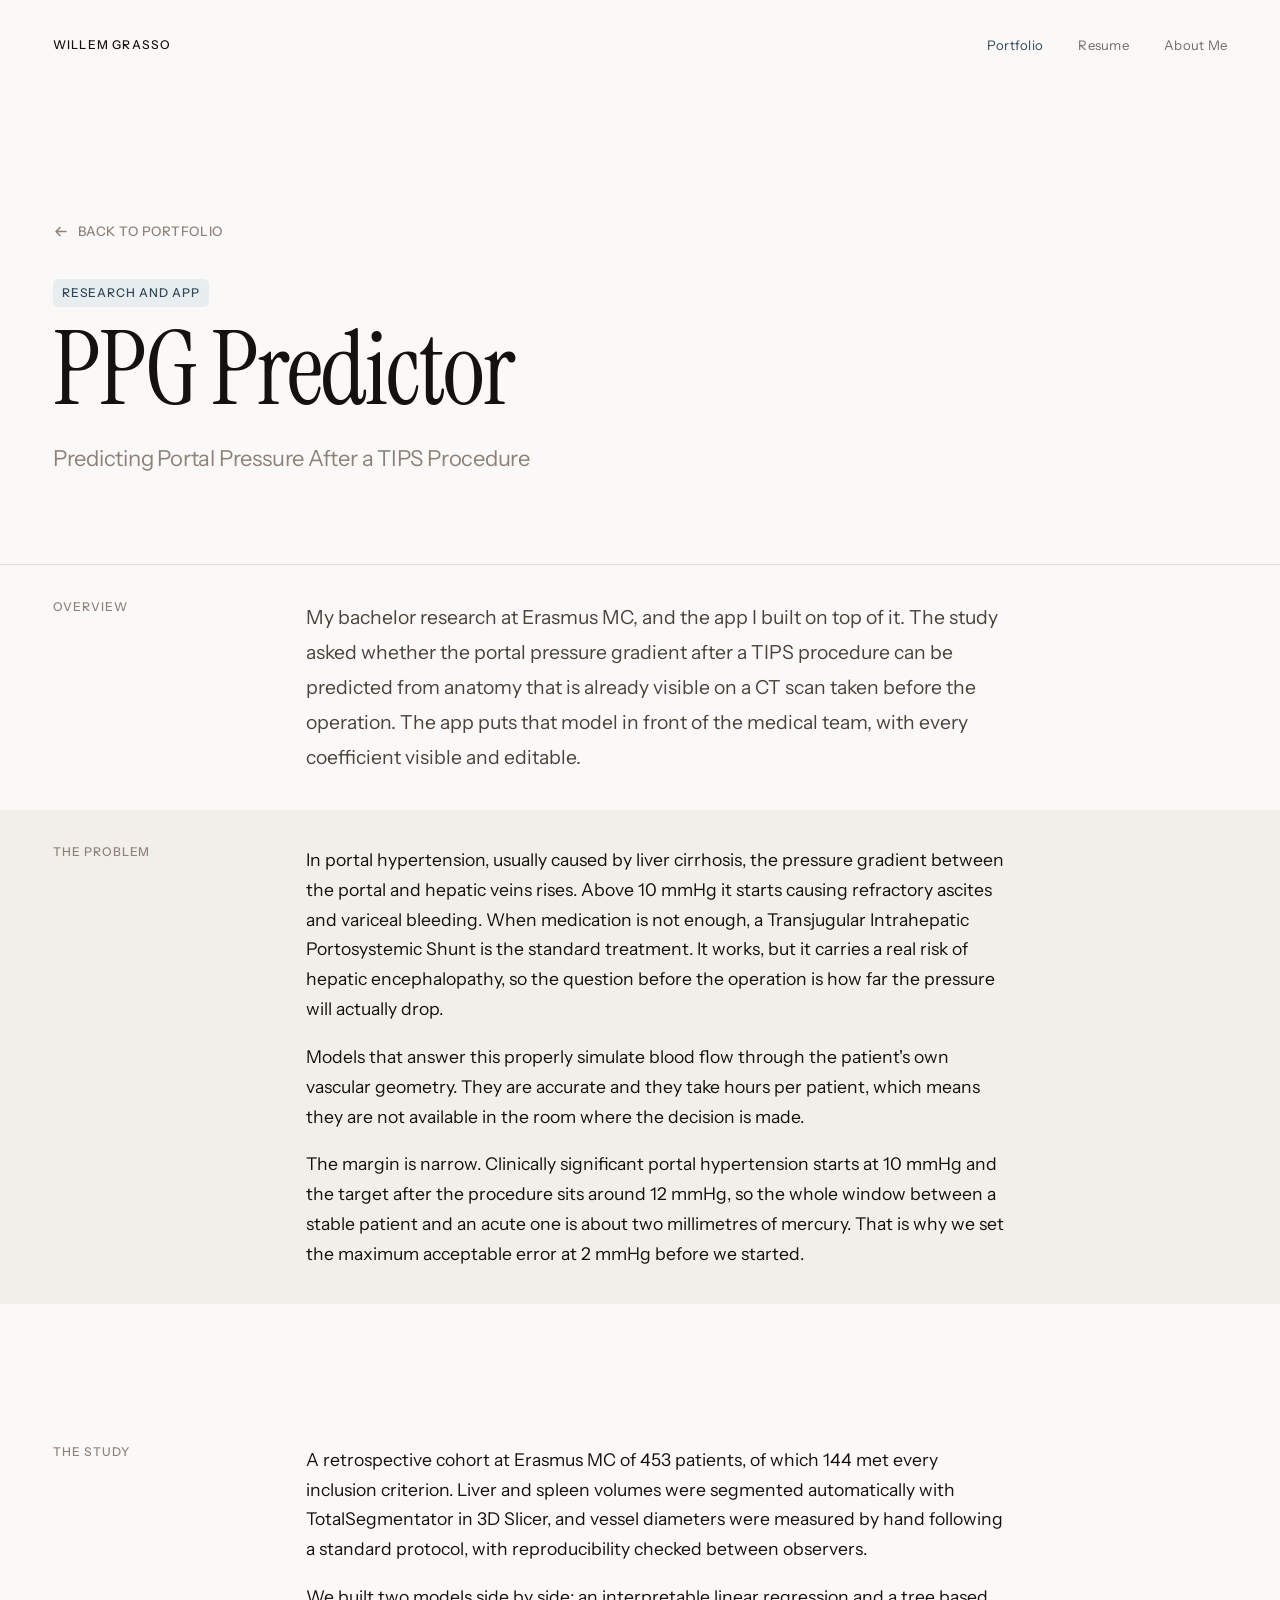
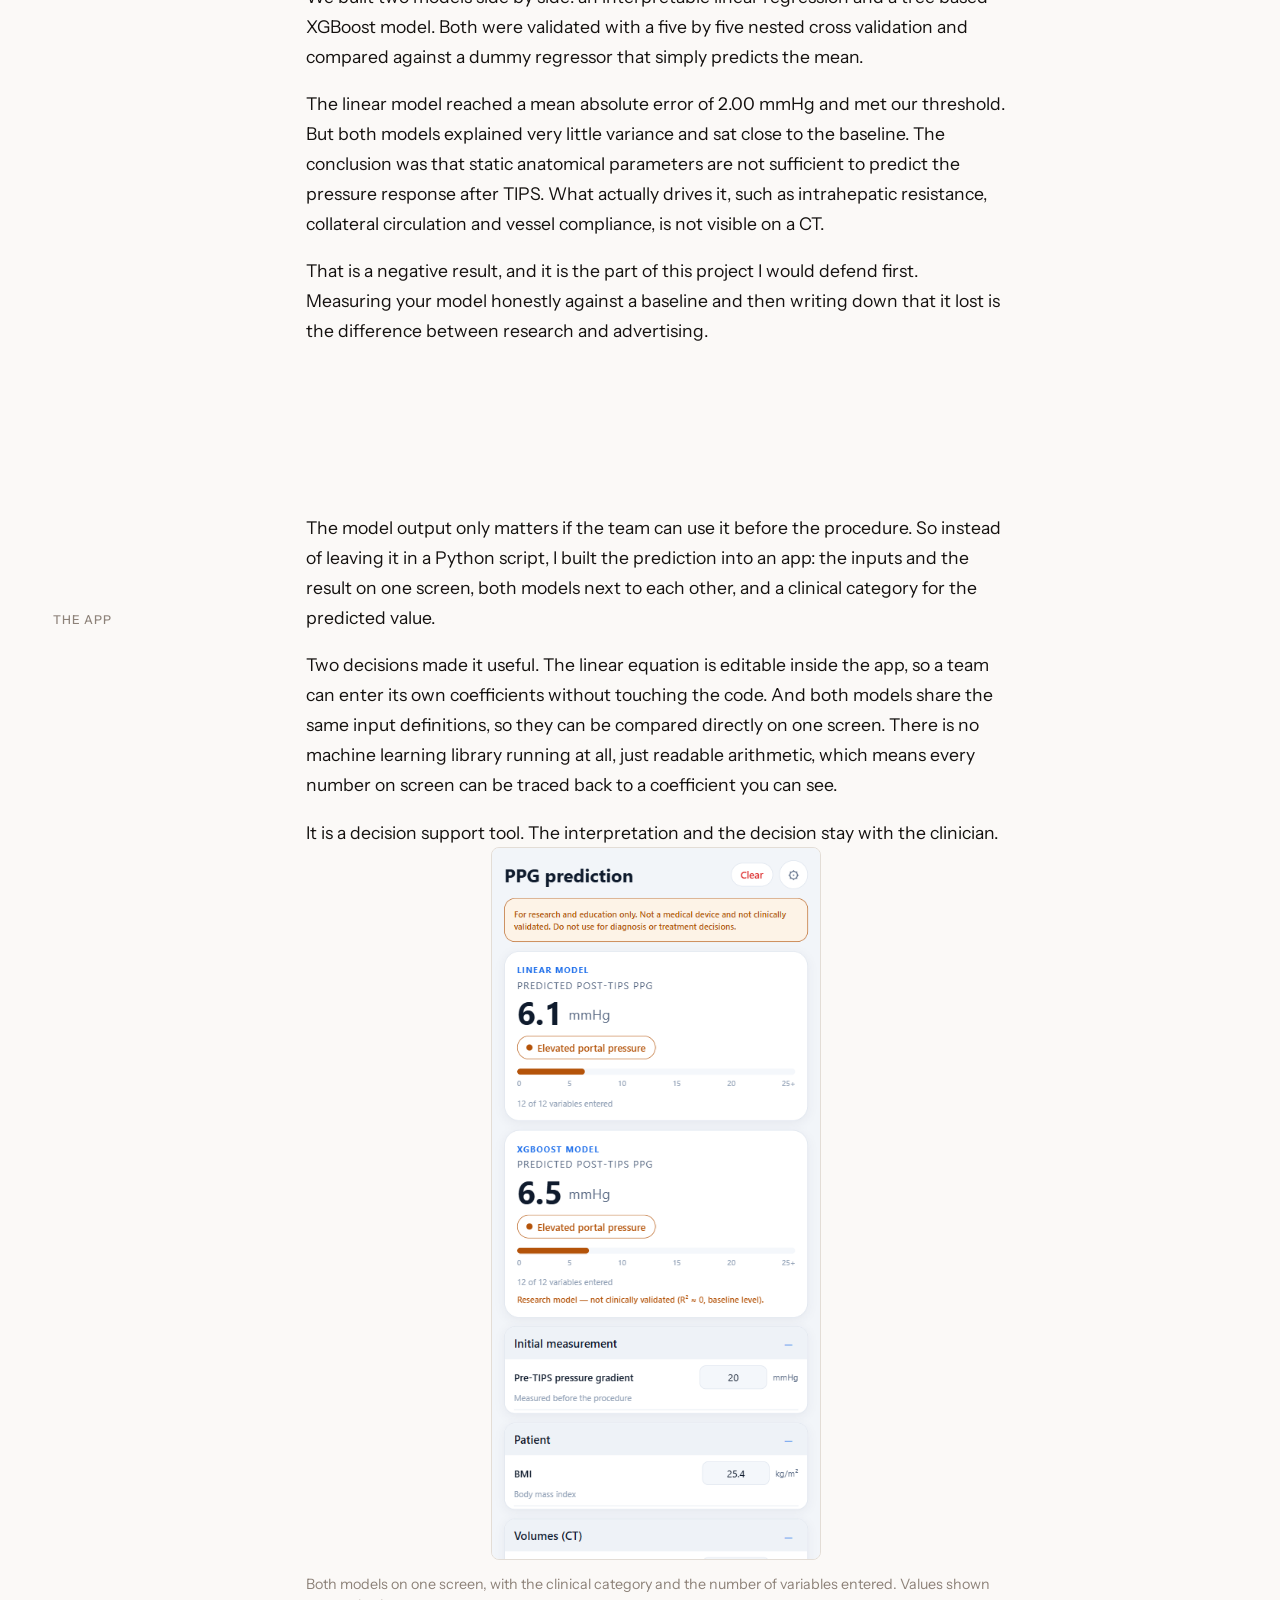
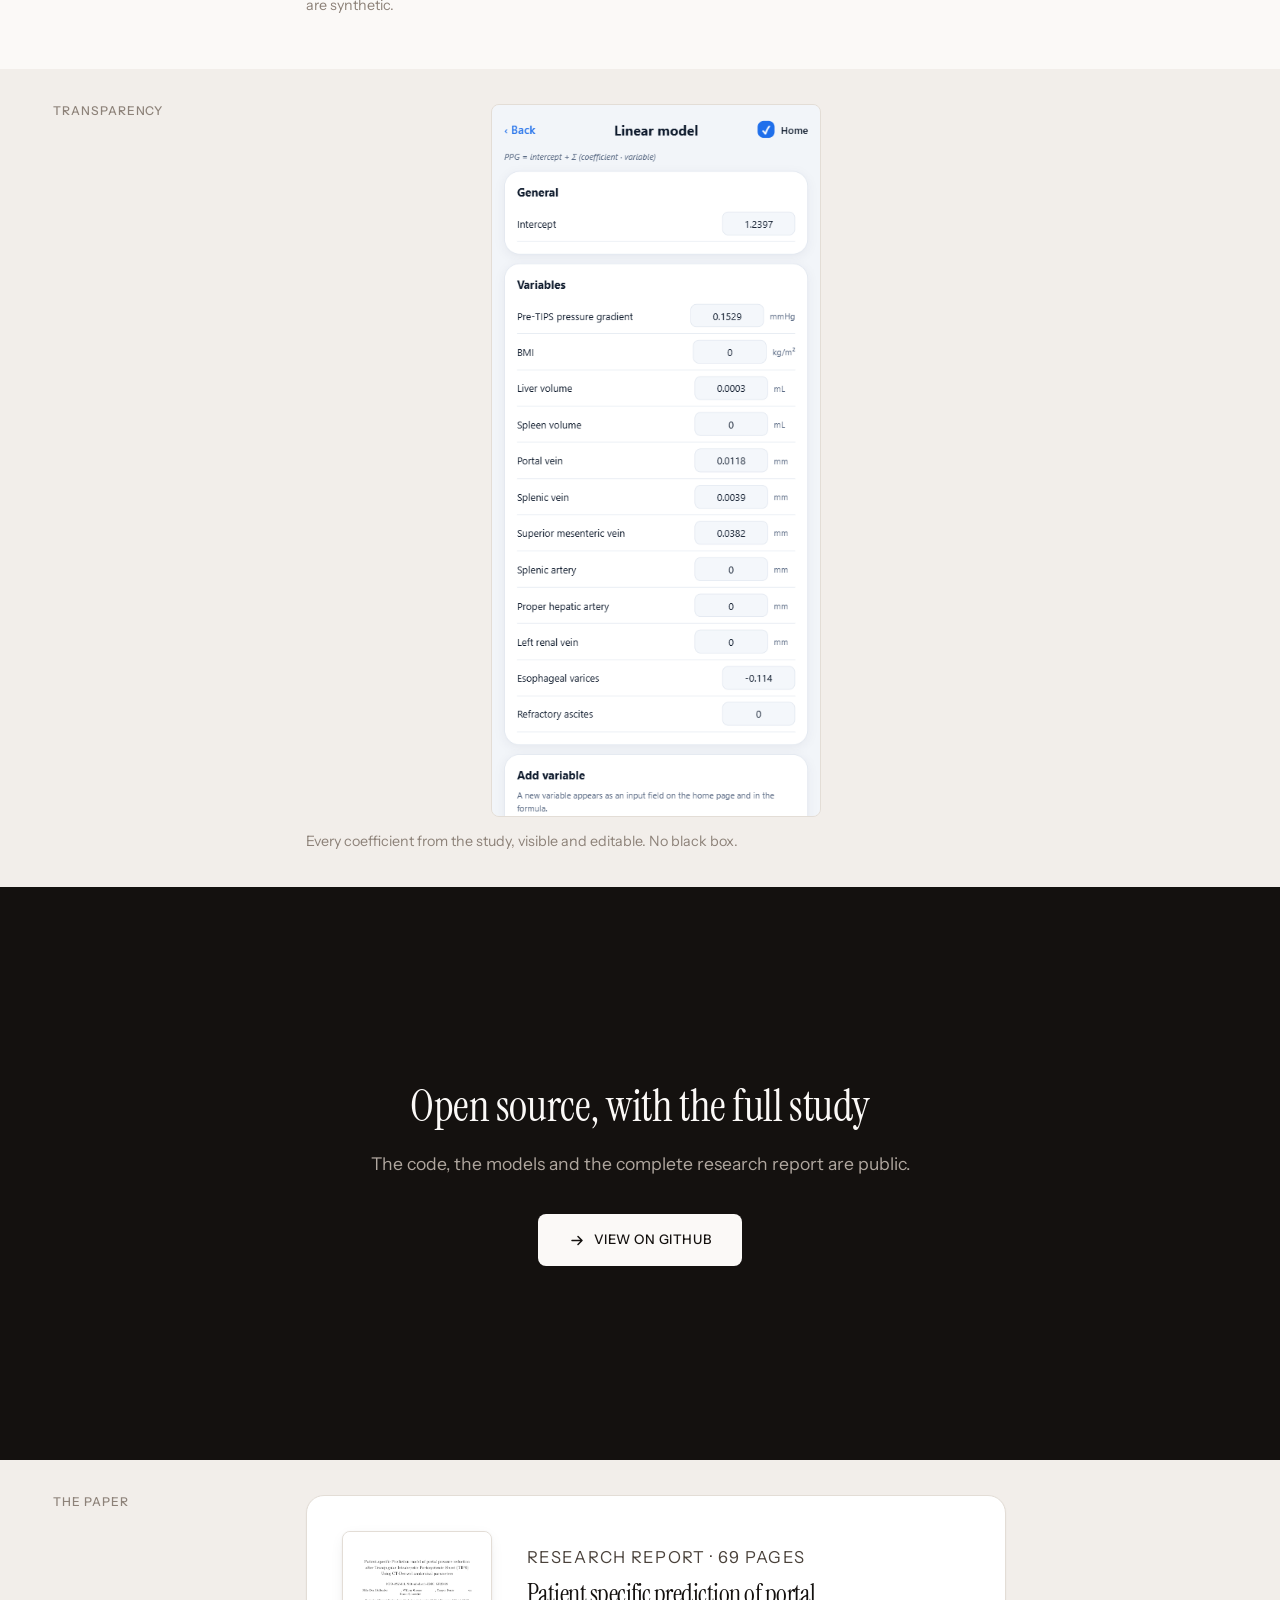
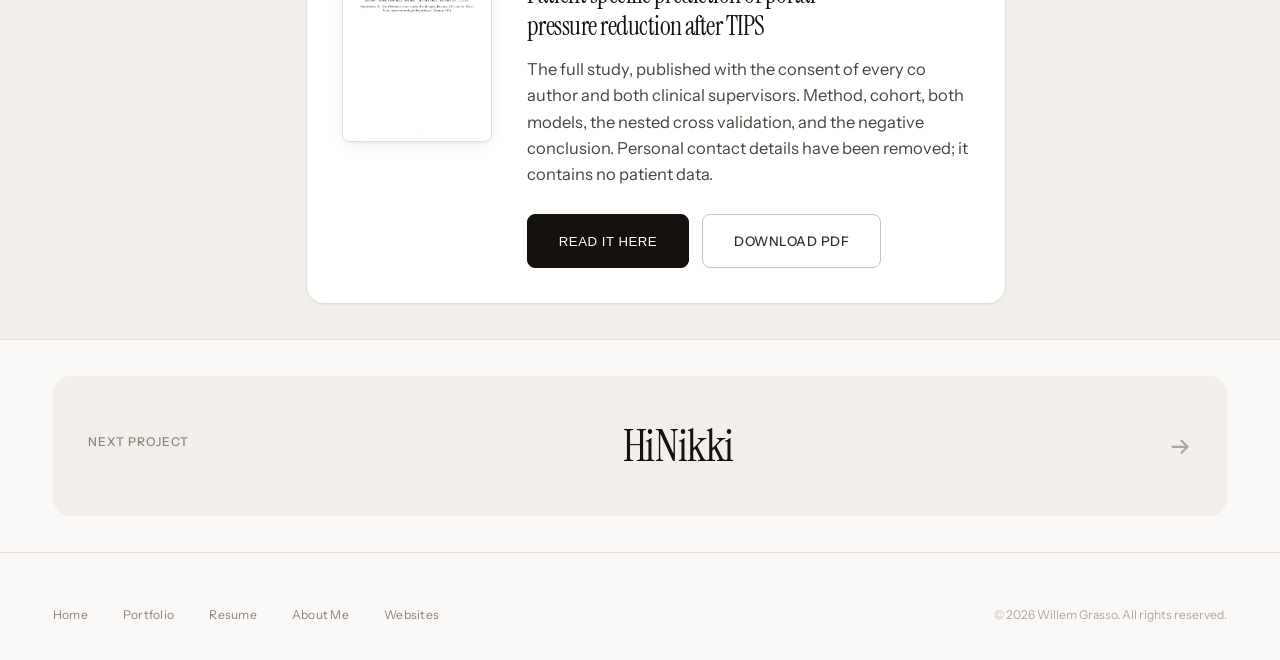
<file: projects/ppg-predictor.html>
<!DOCTYPE html>
<html lang="en">
<head>
  <!-- Google tag (gtag.js) -->
  <script async src="https://www.googletagmanager.com/gtag/js?id=G-PPT7CW82WE"></script>
  <script>
    window.dataLayer = window.dataLayer || [];
    function gtag(){dataLayer.push(arguments);}
    gtag('js', new Date());
    gtag('config', 'G-PPT7CW82WE');
  </script>

  <meta charset="UTF-8">
  <meta name="viewport" content="width=device-width, initial-scale=1.0">
  <title>PPG Predictor | Willem Grasso</title>
  <meta name="description" content="PPG Predictor. Bachelor research at Erasmus MC predicting the portal pressure gradient after TIPS from CT anatomy, with the app that makes the model usable.">

  <!-- Fonts -->
  <link rel="preconnect" href="https://fonts.googleapis.com">
  <link rel="preconnect" href="https://fonts.gstatic.com" crossorigin>
  <link href="https://fonts.googleapis.com/css2?family=Instrument+Sans:ital,wght@0,400..700;1,400..700&family=Instrument+Serif:ital@0;1&display=swap" rel="stylesheet">

  <!-- Styles -->
  <link rel="stylesheet" href="../css/styles.css">

  <!-- Favicon -->
  <link rel="icon" type="image/svg+xml" href="data:image/svg+xml,<svg xmlns='http://www.w3.org/2000/svg' viewBox='0 0 100 100'><text y='.9em' font-size='90'>W</text></svg>">
</head>
<body>
  <!-- Navigation Header -->
  <header class="nav-header" id="nav-header">
    <div class="nav-brand">
      <a href="../index.html" class="nav-brand-text">Willem Grasso</a>
    </div>

    <nav class="nav-links">
      <a href="../portfolio.html" class="nav-link active">Portfolio</a>
      <a href="../resume.html" class="nav-link">Resume</a>
      <a href="../about.html" class="nav-link">About Me</a>
    </nav>

    <!-- Mobile Toggle -->
    <button class="nav-mobile-toggle" id="nav-toggle" aria-label="Open menu">
      <span></span>
      <span></span>
      <span></span>
    </button>
  </header>

  <!-- Mobile Navigation -->
  <nav class="nav-mobile" id="nav-mobile">
    <button class="nav-mobile-toggle" id="nav-close" aria-label="Close menu" style="position: absolute; top: 2rem; right: 2rem;">
      <span style="transform: rotate(45deg) translateY(5px);"></span>
      <span style="opacity: 0;"></span>
      <span style="transform: rotate(-45deg) translateY(-5px);"></span>
    </button>

    <a href="../portfolio.html" class="nav-link">Portfolio</a>
    <a href="../resume.html" class="nav-link">Resume</a>
    <a href="../about.html" class="nav-link">About Me</a>
  </nav>

  <!-- Project Hero -->
  <section class="project-hero">
    <div class="container">
      <a href="../portfolio.html" class="back-link">
        <svg width="16" height="16" viewBox="0 0 16 16" fill="none">
          <path d="M13 8.5H3M3 8.5L7 4.5M3 8.5L7 12.5" stroke="currentColor" stroke-width="1.5" stroke-linecap="round" stroke-linejoin="round"/>
        </svg>
        Back to Portfolio
      </a>
      <span class="text-micro project-type project-type-research">Research and App</span>
      <h1 class="text-display project-title">PPG Predictor</h1>
      <p class="text-subtitle project-location">Predicting Portal Pressure After a TIPS Procedure</p>
    </div>
  </section>

  <section class="section project-overview">
    <div class="container">
      <div class="project-grid">
        <div class="project-sidebar">
          <h2 class="text-micro section-label">Overview</h2>
        </div>
        <div class="project-content">
          <p class="text-body project-intro">
            My bachelor research at Erasmus MC, and the app I built on top of it. The study asked whether the portal pressure gradient after a TIPS procedure can be predicted from anatomy that is already visible on a CT scan taken before the operation. The app puts that model in front of the medical team, with every coefficient visible and editable.
          </p>
        </div>
      </div>
    </div>
  </section>

  <section class="section project-details-section">
    <div class="container">
      <div class="project-grid">
        <div class="project-sidebar">
          <h2 class="text-micro section-label">The Problem</h2>
        </div>
        <div class="project-content">
          <p class="text-body">
            In portal hypertension, usually caused by liver cirrhosis, the pressure gradient between the portal and hepatic veins rises. Above 10 mmHg it starts causing refractory ascites and variceal bleeding. When medication is not enough, a Transjugular Intrahepatic Portosystemic Shunt is the standard treatment. It works, but it carries a real risk of hepatic encephalopathy, so the question before the operation is how far the pressure will actually drop.
          </p>
          <p class="text-body" style="margin-top: 1rem;">
            Models that answer this properly simulate blood flow through the patient's own vascular geometry. They are accurate and they take hours per patient, which means they are not available in the room where the decision is made.
          </p>
          <p class="text-body" style="margin-top: 1rem;">
            The margin is narrow. Clinically significant portal hypertension starts at 10 mmHg and the target after the procedure sits around 12 mmHg, so the whole window between a stable patient and an acute one is about two millimetres of mercury. That is why we set the maximum acceptable error at 2 mmHg before we started.
          </p>
        </div>
      </div>
    </div>
  </section>

  <section class="section project-solution-section">
    <div class="container">
      <div class="project-grid">
        <div class="project-sidebar">
          <h2 class="text-micro section-label">The Study</h2>
        </div>
        <div class="project-content">
          <p class="text-body">
            A retrospective cohort at Erasmus MC of 453 patients, of which 144 met every inclusion criterion. Liver and spleen volumes were segmented automatically with TotalSegmentator in 3D Slicer, and vessel diameters were measured by hand following a standard protocol, with reproducibility checked between observers.
          </p>
          <p class="text-body" style="margin-top: 1rem;">
            We built two models side by side: an interpretable linear regression and a tree based XGBoost model. Both were validated with a five by five nested cross validation and compared against a dummy regressor that simply predicts the mean.
          </p>
          <p class="text-body" style="margin-top: 1rem;">
            The linear model reached a mean absolute error of 2.00 mmHg and met our threshold. But both models explained very little variance and sat close to the baseline. The conclusion was that static anatomical parameters are not sufficient to predict the pressure response after TIPS. What actually drives it, such as intrahepatic resistance, collateral circulation and vessel compliance, is not visible on a CT.
          </p>
          <p class="text-body" style="margin-top: 1rem;">
            That is a negative result, and it is the part of this project I would defend first. Measuring your model honestly against a baseline and then writing down that it lost is the difference between research and advertising.
          </p>
        </div>
      </div>
    </div>
  </section>

  <section class="section project-screenshots-section">
    <div class="container">
      <div class="project-grid">
        <div class="project-sidebar">
          <h2 class="text-micro section-label">The App</h2>
        </div>
        <div class="project-content">
          <p class="text-body">
            The model output only matters if the team can use it before the procedure. So instead of leaving it in a Python script, I built the prediction into an app: the inputs and the result on one screen, both models next to each other, and a clinical category for the predicted value.
          </p>
          <p class="text-body" style="margin-top: 1rem;">
            Two decisions made it useful. The linear equation is editable inside the app, so a team can enter its own coefficients without touching the code. And both models share the same input definitions, so they can be compared directly on one screen. There is no machine learning library running at all, just readable arithmetic, which means every number on screen can be traced back to a coefficient you can see.
          </p>
          <p class="text-body" style="margin-top: 1rem;">
            It is a decision support tool. The interpretation and the decision stay with the clinician.
          </p>
          <figure class="project-figure project-figure--portrait">
            <a href="../pictures/ppg/prediction.png" target="_blank" rel="noopener">
              <img src="../pictures/ppg/prediction.png" alt="The app showing the linear and XGBoost predictions side by side with a clinical category">
            </a>
            <figcaption>Both models on one screen, with the clinical category and the number of variables entered. Values shown are synthetic.</figcaption>
          </figure>
        </div>
      </div>
    </div>
  </section>

  <section class="section project-details-section">
    <div class="container">
      <div class="project-grid">
        <div class="project-sidebar">
          <h2 class="text-micro section-label">Transparency</h2>
        </div>
        <div class="project-content">
          <figure class="project-figure project-figure--portrait">
            <a href="../pictures/ppg/coefficients.png" target="_blank" rel="noopener">
              <img src="../pictures/ppg/coefficients.png" alt="The linear model screen listing the intercept and every variable coefficient in editable fields">
            </a>
            <figcaption>Every coefficient from the study, visible and editable. No black box.</figcaption>
          </figure>
        </div>
      </div>
    </div>
  </section>

  <section class="section project-cta-section">
    <div class="container">
      <div class="project-cta">
        <h3 class="text-title">Open source, with the full study</h3>
        <p class="text-body">The code, the models and the complete research report are public.</p>
        <a href="https://github.com/Wgrasso/pvp-predictor" class="btn btn-primary" style="margin-top: 2rem;" target="_blank" rel="noopener">
          <svg width="16" height="16" viewBox="0 0 16 16" fill="none" aria-hidden="true">
            <path d="M3 8.5H13M13 8.5L9 4.5M13 8.5L9 12.5" stroke="currentColor" stroke-width="1.5" stroke-linecap="round" stroke-linejoin="round"/>
          </svg>
          View on GitHub
        </a>
      </div>
    </div>
  </section>

  <!-- Document -->
  <section class="section project-details-section">
    <div class="container">
      <div class="project-grid">
        <div class="project-sidebar">
          <h2 class="text-micro section-label">The Paper</h2>
        </div>
        <div class="project-content">
          <article class="doc-card">
            <img class="doc-cover" src="../pictures/docs/tips-study-cover.png" alt="First page of the research report on predicting portal pressure after TIPS">
            <div>
              <p class="doc-meta">Research report · 69 pages</p>
              <h3>Patient specific prediction of portal pressure reduction after TIPS</h3>
              <p>The full study, published with the consent of every co author and both clinical supervisors. Method, cohort, both models, the nested cross validation, and the negative conclusion. Personal contact details have been removed; it contains no patient data.</p>
              <div class="doc-actions">
                <button type="button" class="btn btn-dark" data-pdf="../pdfs/tips-ppg-prediction-study.pdf" data-pdf-title="Portal pressure prediction after TIPS">
                  Read it here
                </button>
                <a class="btn btn-secondary" href="../pdfs/tips-ppg-prediction-study.pdf" download>Download PDF</a>
              </div>
            </div>
          </article>
        </div>
      </div>
    </div>
  </section>

  <!-- Next Project -->
  <section class="section next-project-section">
    <div class="container">
      <a href="hinikki.html" class="next-project-link">
        <span class="text-micro">Next Project</span>
        <span class="text-title">HiNikki</span>
        <svg width="24" height="24" viewBox="0 0 16 16" fill="none">
          <path d="M3 8.5H13M13 8.5L9 4.5M13 8.5L9 12.5" stroke="currentColor" stroke-width="1.5" stroke-linecap="round" stroke-linejoin="round"/>
        </svg>
      </a>
    </div>
  </section>

  <!-- PDF viewer -->
  <div class="pdf-overlay" role="dialog" aria-modal="true" aria-label="Document viewer">
    <div class="pdf-dialog">
      <div class="pdf-dialog-bar">
        <span class="pdf-dialog-title"></span>
        <span class="pdf-dialog-actions">
          <a class="pdf-download btn btn-secondary" href="#" download>Download</a>
          <button class="pdf-close" type="button" aria-label="Close">
            <svg width="14" height="14" viewBox="0 0 14 14" fill="none" aria-hidden="true">
              <path d="M1 1L13 13M13 1L1 13" stroke="currentColor" stroke-width="1.6" stroke-linecap="round"/>
            </svg>
          </button>
        </span>
      </div>
      <iframe class="pdf-frame" title="Document"></iframe>
    </div>
  </div>

  <!-- Footer -->
  <footer class="footer">
    <div class="footer-content">
      <div class="footer-links">
        <a href="../index.html" class="footer-link">Home</a>
        <a href="../portfolio.html" class="footer-link">Portfolio</a>
        <a href="../resume.html" class="footer-link">Resume</a>
        <a href="../about.html" class="footer-link">About Me</a>
        <a href="../websites.html" class="footer-link">Websites</a>
      </div>
      <p class="footer-copyright">&copy; 2026 Willem Grasso. All rights reserved.</p>
    </div>
  </footer>

  <!-- Scripts -->
  <script src="../js/main.js"></script>
  <script src="../js/pdf-viewer.js"></script>
</body>
</html>
</file>
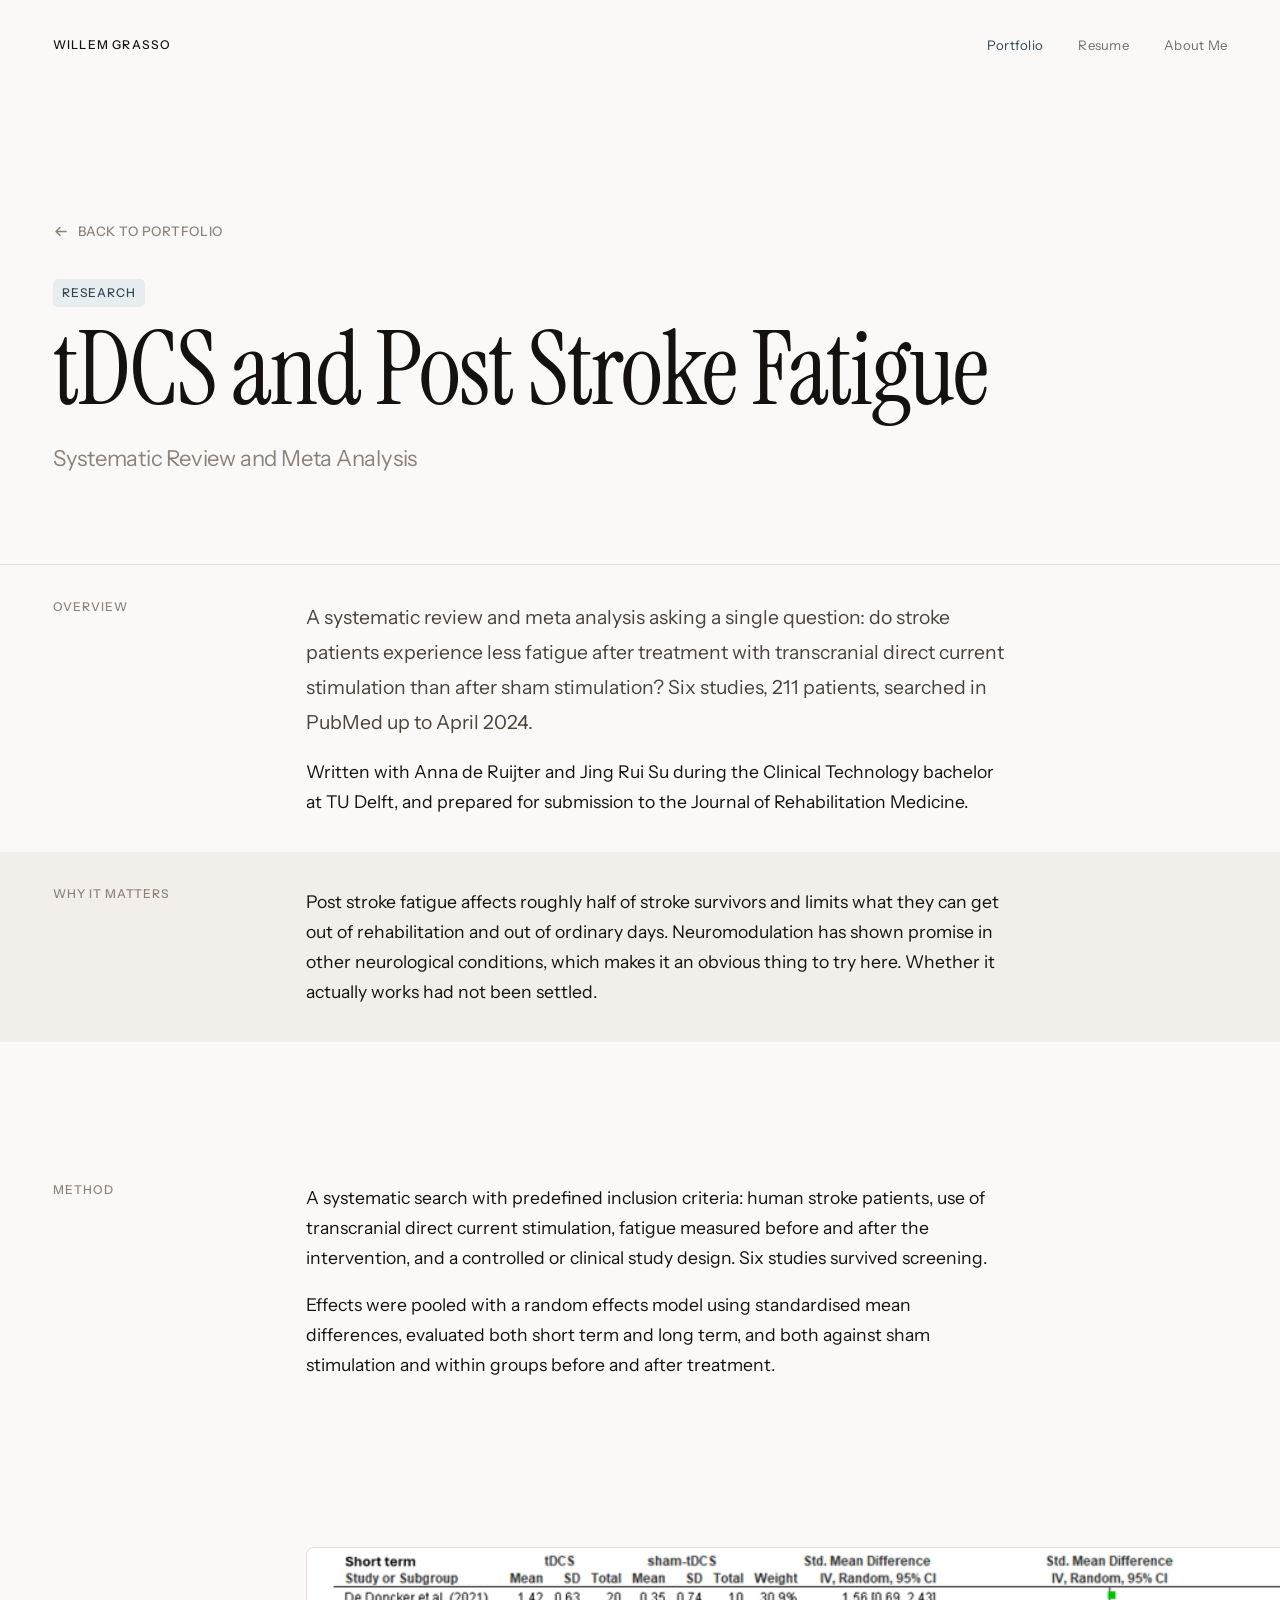
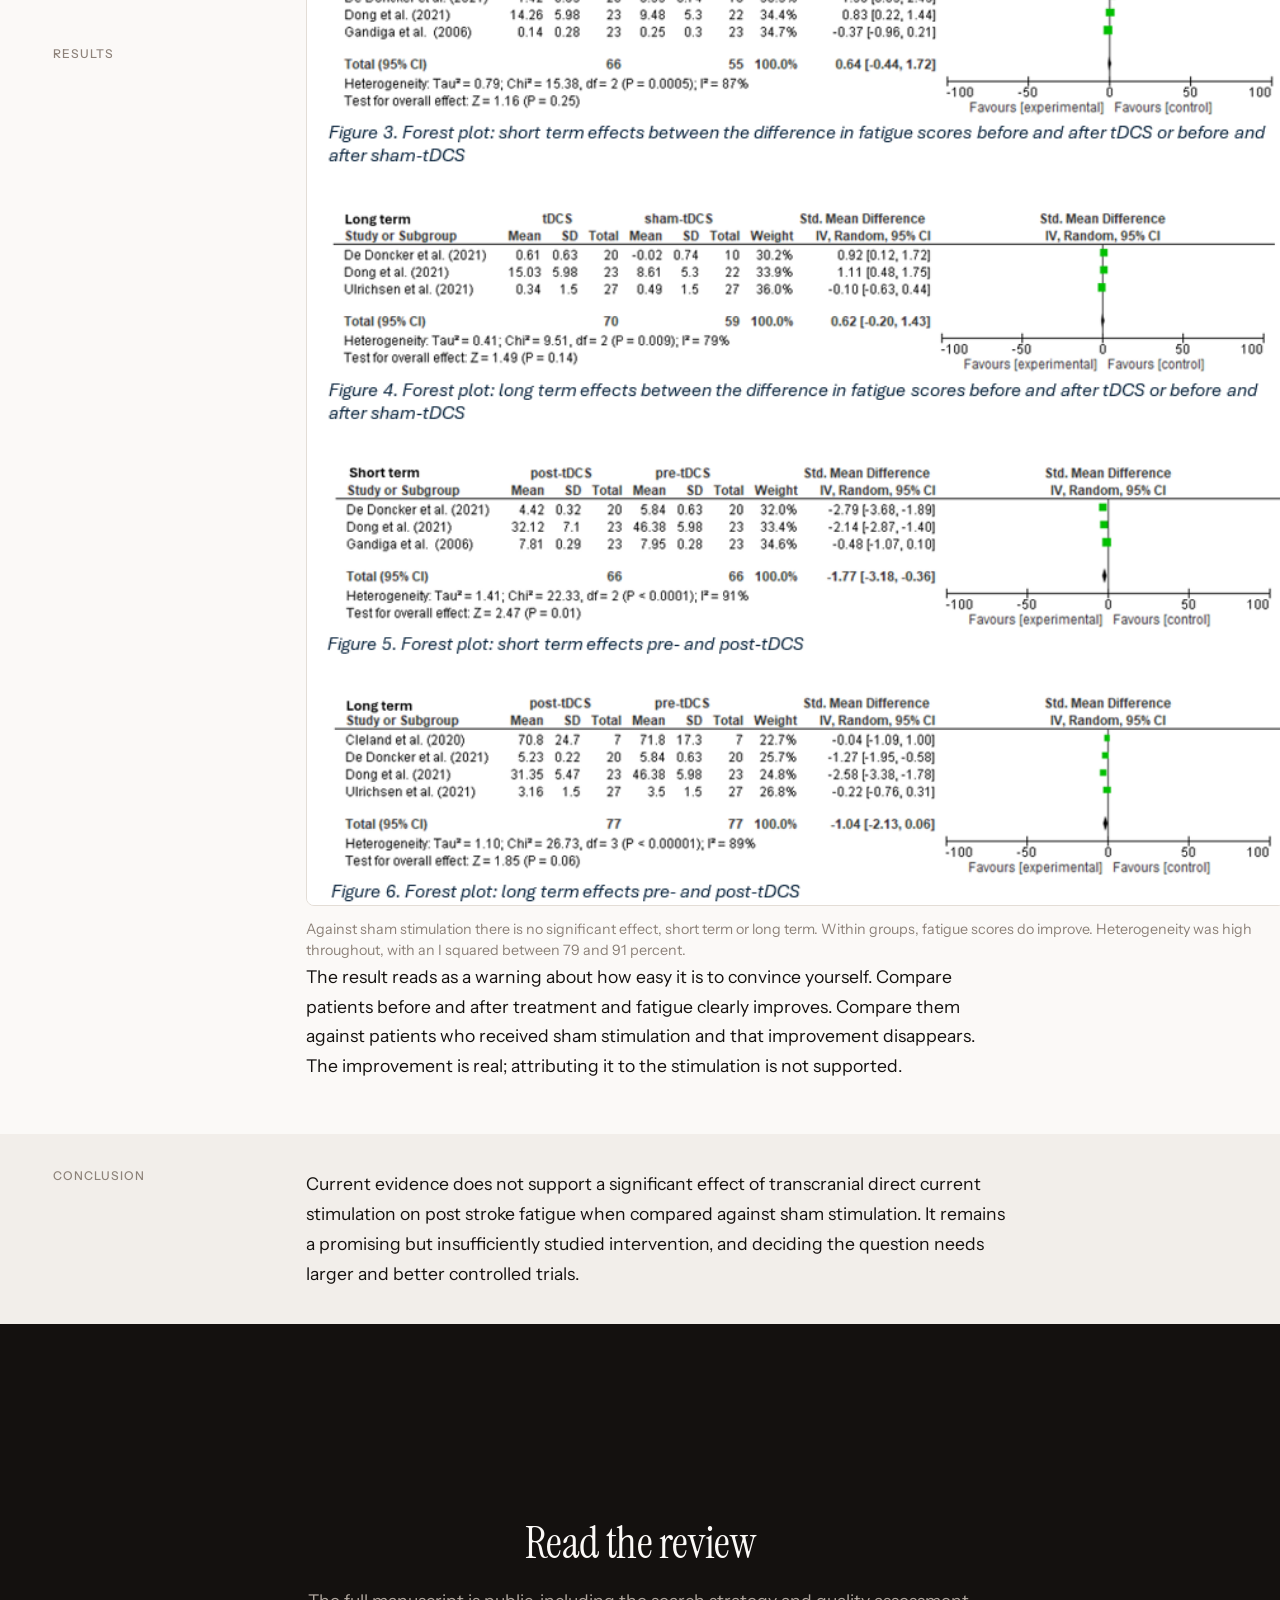
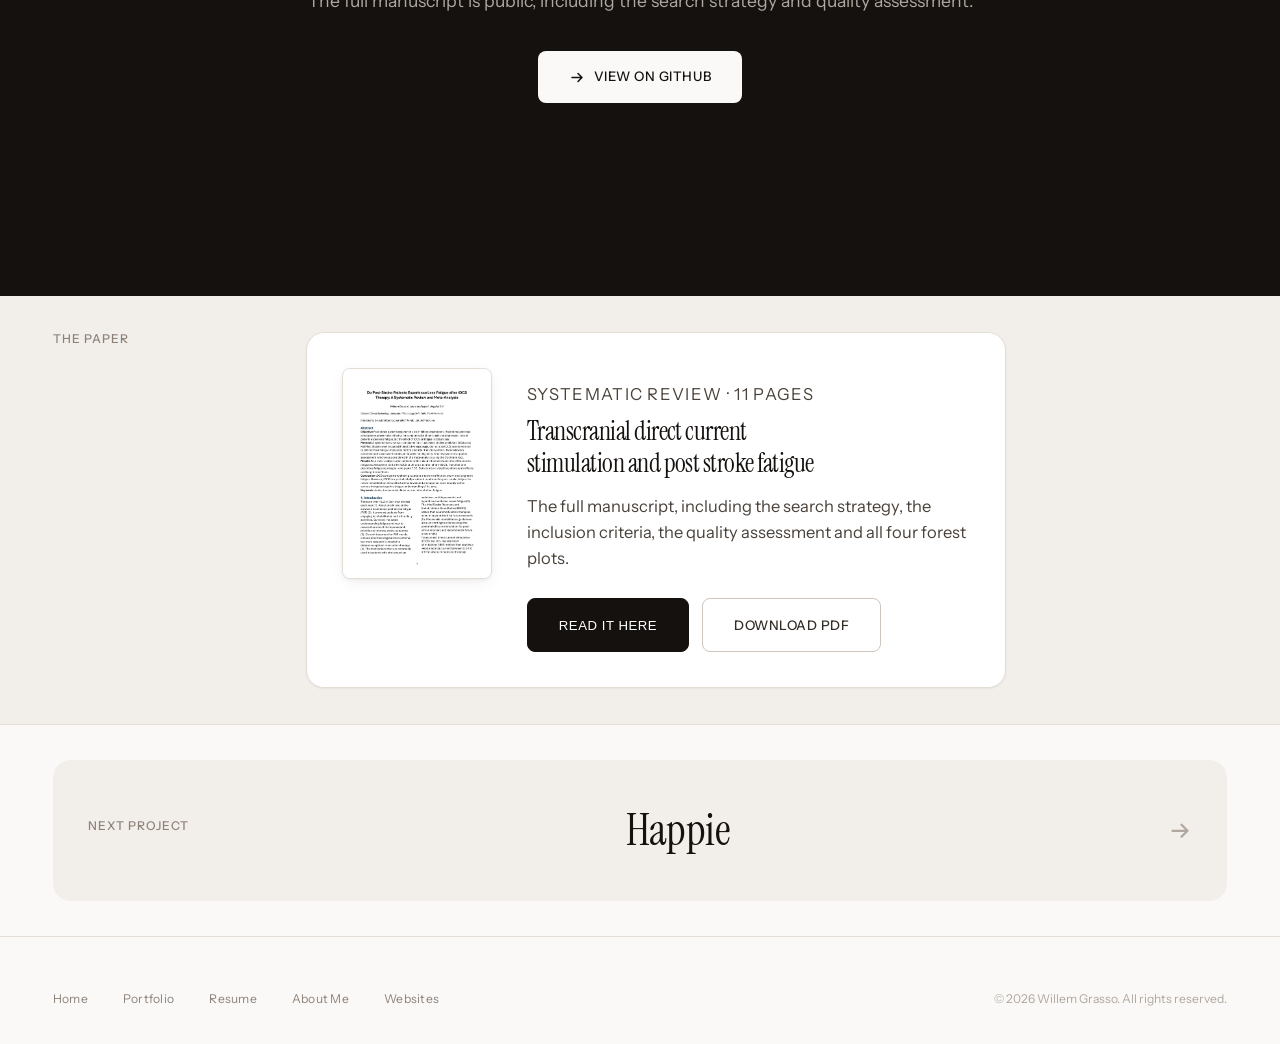
<file: projects/tdcs-post-stroke-fatigue.html>
<!DOCTYPE html>
<html lang="en">
<head>
  <!-- Google tag (gtag.js) -->
  <script async src="https://www.googletagmanager.com/gtag/js?id=G-PPT7CW82WE"></script>
  <script>
    window.dataLayer = window.dataLayer || [];
    function gtag(){dataLayer.push(arguments);}
    gtag('js', new Date());
    gtag('config', 'G-PPT7CW82WE');
  </script>

  <meta charset="UTF-8">
  <meta name="viewport" content="width=device-width, initial-scale=1.0">
  <title>tDCS and Post Stroke Fatigue | Willem Grasso</title>
  <meta name="description" content="A systematic review and meta analysis asking whether transcranial direct current stimulation reduces fatigue after stroke.">

  <!-- Fonts -->
  <link rel="preconnect" href="https://fonts.googleapis.com">
  <link rel="preconnect" href="https://fonts.gstatic.com" crossorigin>
  <link href="https://fonts.googleapis.com/css2?family=Instrument+Sans:ital,wght@0,400..700;1,400..700&family=Instrument+Serif:ital@0;1&display=swap" rel="stylesheet">

  <!-- Styles -->
  <link rel="stylesheet" href="../css/styles.css">

  <!-- Favicon -->
  <link rel="icon" type="image/svg+xml" href="data:image/svg+xml,<svg xmlns='http://www.w3.org/2000/svg' viewBox='0 0 100 100'><text y='.9em' font-size='90'>W</text></svg>">
</head>
<body>
  <!-- Navigation Header -->
  <header class="nav-header" id="nav-header">
    <div class="nav-brand">
      <a href="../index.html" class="nav-brand-text">Willem Grasso</a>
    </div>

    <nav class="nav-links">
      <a href="../portfolio.html" class="nav-link active">Portfolio</a>
      <a href="../resume.html" class="nav-link">Resume</a>
      <a href="../about.html" class="nav-link">About Me</a>
    </nav>

    <!-- Mobile Toggle -->
    <button class="nav-mobile-toggle" id="nav-toggle" aria-label="Open menu">
      <span></span>
      <span></span>
      <span></span>
    </button>
  </header>

  <!-- Mobile Navigation -->
  <nav class="nav-mobile" id="nav-mobile">
    <button class="nav-mobile-toggle" id="nav-close" aria-label="Close menu" style="position: absolute; top: 2rem; right: 2rem;">
      <span style="transform: rotate(45deg) translateY(5px);"></span>
      <span style="opacity: 0;"></span>
      <span style="transform: rotate(-45deg) translateY(-5px);"></span>
    </button>

    <a href="../portfolio.html" class="nav-link">Portfolio</a>
    <a href="../resume.html" class="nav-link">Resume</a>
    <a href="../about.html" class="nav-link">About Me</a>
  </nav>

  <!-- Project Hero -->
  <section class="project-hero">
    <div class="container">
      <a href="../portfolio.html" class="back-link">
        <svg width="16" height="16" viewBox="0 0 16 16" fill="none">
          <path d="M13 8.5H3M3 8.5L7 4.5M3 8.5L7 12.5" stroke="currentColor" stroke-width="1.5" stroke-linecap="round" stroke-linejoin="round"/>
        </svg>
        Back to Portfolio
      </a>
      <span class="text-micro project-type project-type-research">Research</span>
      <h1 class="text-display project-title">tDCS and Post Stroke Fatigue</h1>
      <p class="text-subtitle project-location">Systematic Review and Meta Analysis</p>
    </div>
  </section>

  <section class="section project-overview">
    <div class="container">
      <div class="project-grid">
        <div class="project-sidebar">
          <h2 class="text-micro section-label">Overview</h2>
        </div>
        <div class="project-content">
          <p class="text-body project-intro">
            A systematic review and meta analysis asking a single question: do stroke patients experience less fatigue after treatment with transcranial direct current stimulation than after sham stimulation? Six studies, 211 patients, searched in PubMed up to April 2024.
          </p>
          <p class="text-body" style="margin-top: 1rem;">
            Written with Anna de Ruijter and Jing Rui Su during the Clinical Technology bachelor at TU Delft, and prepared for submission to the Journal of Rehabilitation Medicine.
          </p>
        </div>
      </div>
    </div>
  </section>

  <section class="section project-details-section">
    <div class="container">
      <div class="project-grid">
        <div class="project-sidebar">
          <h2 class="text-micro section-label">Why It Matters</h2>
        </div>
        <div class="project-content">
          <p class="text-body">
            Post stroke fatigue affects roughly half of stroke survivors and limits what they can get out of rehabilitation and out of ordinary days. Neuromodulation has shown promise in other neurological conditions, which makes it an obvious thing to try here. Whether it actually works had not been settled.
          </p>
        </div>
      </div>
    </div>
  </section>

  <section class="section project-solution-section">
    <div class="container">
      <div class="project-grid">
        <div class="project-sidebar">
          <h2 class="text-micro section-label">Method</h2>
        </div>
        <div class="project-content">
          <p class="text-body">
            A systematic search with predefined inclusion criteria: human stroke patients, use of transcranial direct current stimulation, fatigue measured before and after the intervention, and a controlled or clinical study design. Six studies survived screening.
          </p>
          <p class="text-body" style="margin-top: 1rem;">
            Effects were pooled with a random effects model using standardised mean differences, evaluated both short term and long term, and both against sham stimulation and within groups before and after treatment.
          </p>
        </div>
      </div>
    </div>
  </section>

  <section class="section project-screenshots-section">
    <div class="container">
      <div class="project-grid">
        <div class="project-sidebar">
          <h2 class="text-micro section-label">Results</h2>
        </div>
        <div class="project-content">
          <figure class="project-figure project-figure--wide">
            <a href="../pictures/tdcs/forest-plots.png" target="_blank" rel="noopener">
              <img src="../pictures/tdcs/forest-plots.png" alt="Four forest plots showing short and long term effects of tDCS against sham stimulation and before against after treatment">
            </a>
            <figcaption>Against sham stimulation there is no significant effect, short term or long term. Within groups, fatigue scores do improve. Heterogeneity was high throughout, with an I squared between 79 and 91 percent.</figcaption>
          </figure>
          <p class="text-body">
            The result reads as a warning about how easy it is to convince yourself. Compare patients before and after treatment and fatigue clearly improves. Compare them against patients who received sham stimulation and that improvement disappears. The improvement is real; attributing it to the stimulation is not supported.
          </p>
        </div>
      </div>
    </div>
  </section>

  <section class="section project-details-section">
    <div class="container">
      <div class="project-grid">
        <div class="project-sidebar">
          <h2 class="text-micro section-label">Conclusion</h2>
        </div>
        <div class="project-content">
          <p class="text-body">
            Current evidence does not support a significant effect of transcranial direct current stimulation on post stroke fatigue when compared against sham stimulation. It remains a promising but insufficiently studied intervention, and deciding the question needs larger and better controlled trials.
          </p>
        </div>
      </div>
    </div>
  </section>

  <section class="section project-cta-section">
    <div class="container">
      <div class="project-cta">
        <h3 class="text-title">Read the review</h3>
        <p class="text-body">The full manuscript is public, including the search strategy and quality assessment.</p>
        <a href="https://github.com/Wgrasso/tdcs-post-stroke-fatigue-meta-analysis" class="btn btn-primary" style="margin-top: 2rem;" target="_blank" rel="noopener">
          <svg width="16" height="16" viewBox="0 0 16 16" fill="none" aria-hidden="true">
            <path d="M3 8.5H13M13 8.5L9 4.5M13 8.5L9 12.5" stroke="currentColor" stroke-width="1.5" stroke-linecap="round" stroke-linejoin="round"/>
          </svg>
          View on GitHub
        </a>
      </div>
    </div>
  </section>

  <!-- Document -->
  <section class="section project-details-section">
    <div class="container">
      <div class="project-grid">
        <div class="project-sidebar">
          <h2 class="text-micro section-label">The Paper</h2>
        </div>
        <div class="project-content">
          <article class="doc-card">
            <img class="doc-cover" src="../pictures/docs/tdcs-review-cover.png" alt="First page of the systematic review on tDCS and post stroke fatigue">
            <div>
              <p class="doc-meta">Systematic review · 11 pages</p>
              <h3>Transcranial direct current stimulation and post stroke fatigue</h3>
              <p>The full manuscript, including the search strategy, the inclusion criteria, the quality assessment and all four forest plots.</p>
              <div class="doc-actions">
                <button type="button" class="btn btn-dark" data-pdf="../pdfs/tdcs-post-stroke-fatigue-review.pdf" data-pdf-title="tDCS and post stroke fatigue">
                  Read it here
                </button>
                <a class="btn btn-secondary" href="../pdfs/tdcs-post-stroke-fatigue-review.pdf" download>Download PDF</a>
              </div>
            </div>
          </article>
        </div>
      </div>
    </div>
  </section>

  <!-- Next Project -->
  <section class="section next-project-section">
    <div class="container">
      <a href="happie.html" class="next-project-link">
        <span class="text-micro">Next Project</span>
        <span class="text-title">Happie</span>
        <svg width="24" height="24" viewBox="0 0 16 16" fill="none">
          <path d="M3 8.5H13M13 8.5L9 4.5M13 8.5L9 12.5" stroke="currentColor" stroke-width="1.5" stroke-linecap="round" stroke-linejoin="round"/>
        </svg>
      </a>
    </div>
  </section>

  <!-- PDF viewer -->
  <div class="pdf-overlay" role="dialog" aria-modal="true" aria-label="Document viewer">
    <div class="pdf-dialog">
      <div class="pdf-dialog-bar">
        <span class="pdf-dialog-title"></span>
        <span class="pdf-dialog-actions">
          <a class="pdf-download btn btn-secondary" href="#" download>Download</a>
          <button class="pdf-close" type="button" aria-label="Close">
            <svg width="14" height="14" viewBox="0 0 14 14" fill="none" aria-hidden="true">
              <path d="M1 1L13 13M13 1L1 13" stroke="currentColor" stroke-width="1.6" stroke-linecap="round"/>
            </svg>
          </button>
        </span>
      </div>
      <iframe class="pdf-frame" title="Document"></iframe>
    </div>
  </div>

  <!-- Footer -->
  <footer class="footer">
    <div class="footer-content">
      <div class="footer-links">
        <a href="../index.html" class="footer-link">Home</a>
        <a href="../portfolio.html" class="footer-link">Portfolio</a>
        <a href="../resume.html" class="footer-link">Resume</a>
        <a href="../about.html" class="footer-link">About Me</a>
        <a href="../websites.html" class="footer-link">Websites</a>
      </div>
      <p class="footer-copyright">&copy; 2026 Willem Grasso. All rights reserved.</p>
    </div>
  </footer>

  <!-- Scripts -->
  <script src="../js/main.js"></script>
  <script src="../js/pdf-viewer.js"></script>
</body>
</html>
</file>
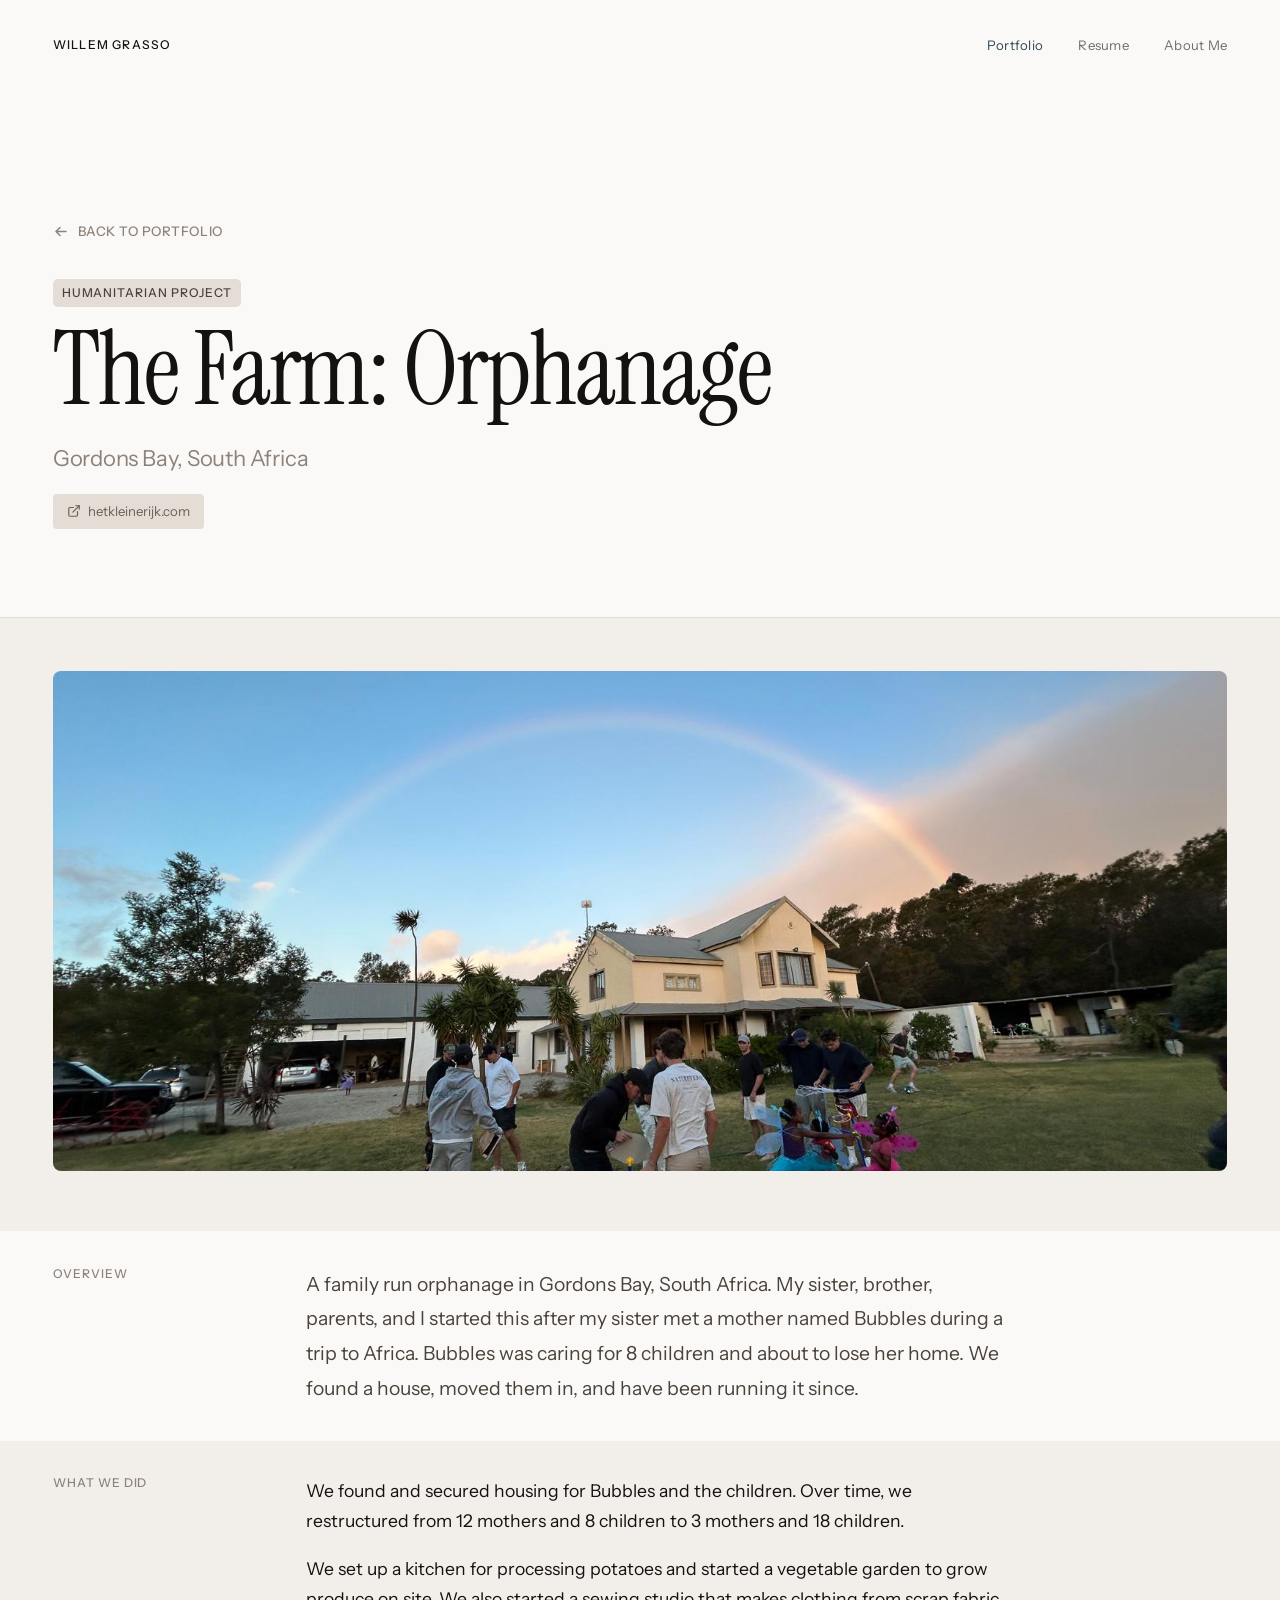
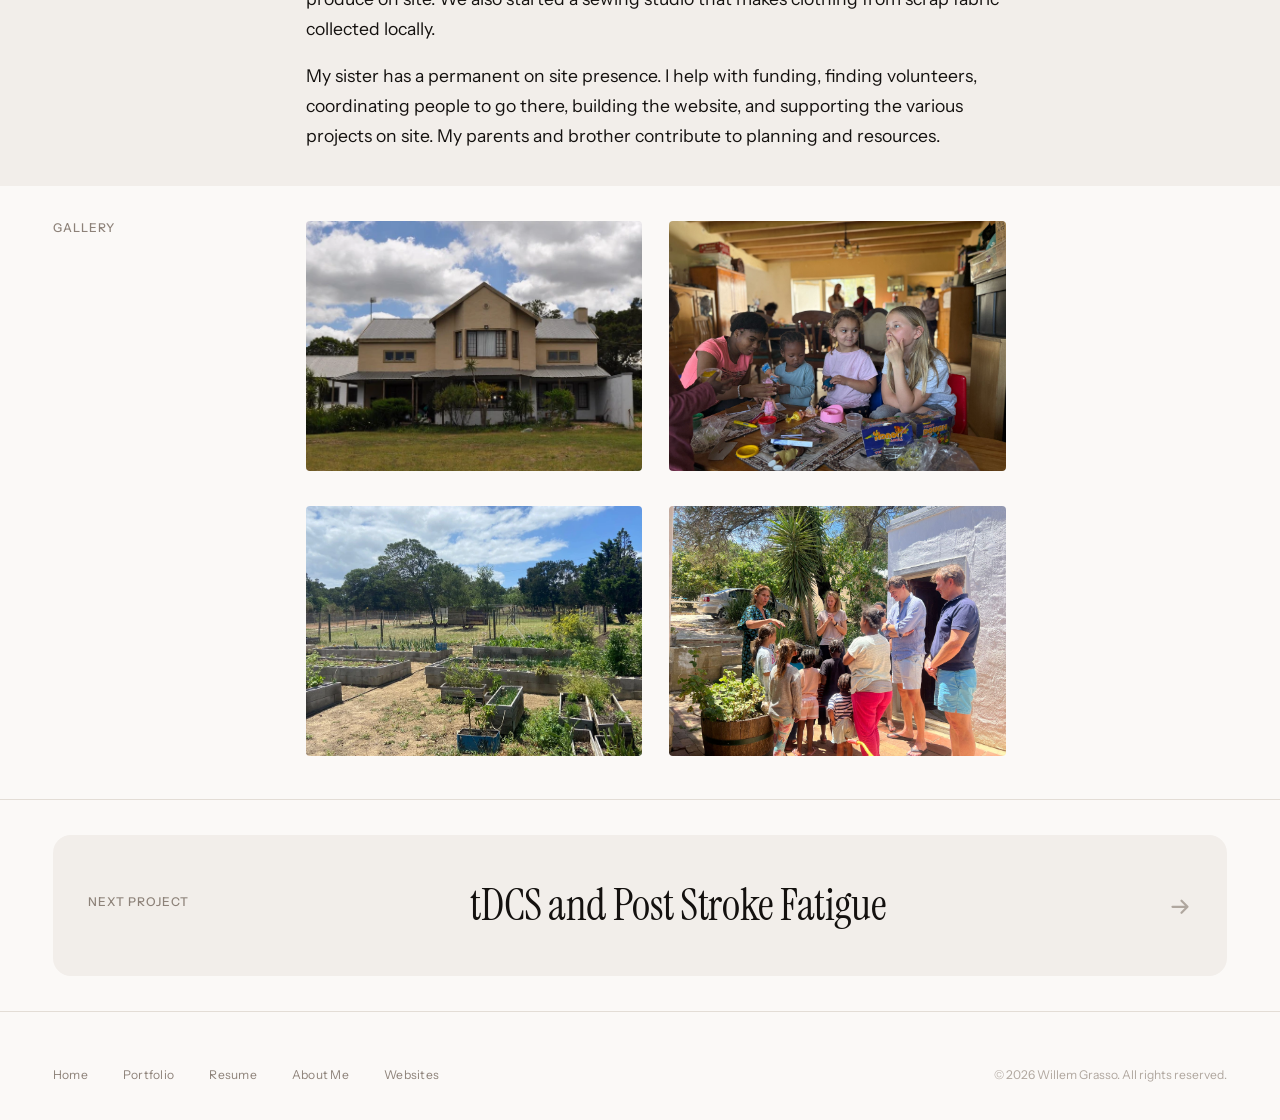
<file: projects/the-farm-orphanage.html>
<!DOCTYPE html>
<html lang="en">
<head>
  <!-- Google tag (gtag.js) -->
  <script async src="https://www.googletagmanager.com/gtag/js?id=G-PPT7CW82WE"></script>
  <script>
    window.dataLayer = window.dataLayer || [];
    function gtag(){dataLayer.push(arguments);}
    gtag('js', new Date());
    gtag('config', 'G-PPT7CW82WE');
  </script>
  
  <meta charset="UTF-8">
  <meta name="viewport" content="width=device-width, initial-scale=1.0">
  <title>The Farm Orphanage | Willem Grasso</title>
  <meta name="description" content="The Farm Orphanage. A family led project establishing an orphanage in Gordons Bay, South Africa.">
  
  <!-- Fonts -->
  <link rel="preconnect" href="https://fonts.googleapis.com">
  <link rel="preconnect" href="https://fonts.gstatic.com" crossorigin>
  <link href="https://fonts.googleapis.com/css2?family=Instrument+Sans:ital,wght@0,400..700;1,400..700&family=Instrument+Serif:ital@0;1&display=swap" rel="stylesheet">
  
  <!-- Styles -->
  <link rel="stylesheet" href="../css/styles.css">
  
  <!-- Favicon -->
  <link rel="icon" type="image/svg+xml" href="data:image/svg+xml,<svg xmlns='http://www.w3.org/2000/svg' viewBox='0 0 100 100'><text y='.9em' font-size='90'>W</text></svg>">
</head>
<body>
  <!-- Navigation Header -->
  <header class="nav-header" id="nav-header">
    <div class="nav-brand">
      <a href="../index.html" class="nav-brand-text">Willem Grasso</a>
    </div>
    
    <nav class="nav-links">
      <a href="../portfolio.html" class="nav-link active">Portfolio</a>
      <a href="../resume.html" class="nav-link">Resume</a>
      <a href="../about.html" class="nav-link">About Me</a>
    </nav>
    
    <!-- Mobile Toggle -->
    <button class="nav-mobile-toggle" id="nav-toggle" aria-label="Open menu">
      <span></span>
      <span></span>
      <span></span>
    </button>
  </header>
  
  <!-- Mobile Navigation -->
  <nav class="nav-mobile" id="nav-mobile">
    <button class="nav-mobile-toggle" id="nav-close" aria-label="Close menu" style="position: absolute; top: 2rem; right: 2rem;">
      <span style="transform: rotate(45deg) translateY(5px);"></span>
      <span style="opacity: 0;"></span>
      <span style="transform: rotate(-45deg) translateY(-5px);"></span>
    </button>
    
    <a href="../portfolio.html" class="nav-link">Portfolio</a>
    <a href="../resume.html" class="nav-link">Resume</a>
    <a href="../about.html" class="nav-link">About Me</a>
  </nav>
  
  <!-- Project Hero -->
  <section class="project-hero">
    <div class="container">
      <a href="../portfolio.html" class="back-link">
        <svg width="16" height="16" viewBox="0 0 16 16" fill="none">
          <path d="M13 8.5H3M3 8.5L7 4.5M3 8.5L7 12.5" stroke="currentColor" stroke-width="1.5" stroke-linecap="round" stroke-linejoin="round"/>
        </svg>
        Back to Portfolio
      </a>
      <span class="text-micro project-type project-type-humanitarian">Humanitarian Project</span>
      <h1 class="text-display project-title">The Farm: Orphanage</h1>
      <p class="text-subtitle project-location">Gordons Bay, South Africa</p>
      <a href="https://hetkleinerijk.com/" target="_blank" rel="noopener" style="margin-top: 1rem; display: inline-flex; align-items: center; gap: 0.4rem; padding: 0.4rem 0.8rem; background-color: var(--color-gray-200); color: var(--color-gray-600); border-radius: 4px; font-size: 0.75rem; text-decoration: none; transition: all 0.2s ease;">
        <svg xmlns="http://www.w3.org/2000/svg" width="14" height="14" viewBox="0 0 24 24" fill="none" stroke="currentColor" stroke-width="2" stroke-linecap="round" stroke-linejoin="round">
          <path d="M18 13v6a2 2 0 0 1-2 2H5a2 2 0 0 1-2-2V8a2 2 0 0 1 2-2h6"></path>
          <polyline points="15 3 21 3 21 9"></polyline>
          <line x1="10" y1="14" x2="21" y2="3"></line>
        </svg>
        hetkleinerijk.com
      </a>
    </div>
  </section>
  
  <!-- Project Hero Image -->
  <section class="project-hero-image">
    <div class="container">
      <img src="../pictures/c86a746e-b7d0-4881-ac4e-d44b050138e1.jpg" alt="The Farm Orphanage" class="project-hero-img">
    </div>
  </section>
  
  <!-- Project Overview -->
  <section class="section project-overview">
    <div class="container">
      <div class="project-grid">
        <div class="project-sidebar">
          <h2 class="text-micro section-label">Overview</h2>
        </div>
        <div class="project-content">
          <p class="text-body project-intro">
            A family run orphanage in Gordons Bay, South Africa. My sister, brother, parents, and I started this after my sister met a mother named Bubbles during a trip to Africa. Bubbles was caring for 8 children and about to lose her home. We found a house, moved them in, and have been running it since.
          </p>
        </div>
      </div>
    </div>
  </section>
  
  <!-- Project Details -->
  <section class="section project-details-section">
    <div class="container">
      <div class="project-grid">
        <div class="project-sidebar">
          <h2 class="text-micro section-label">What We Did</h2>
        </div>
        <div class="project-content">
          <p class="text-body">
            We found and secured housing for Bubbles and the children. Over time, we restructured from 12 mothers and 8 children to 3 mothers and 18 children.
          </p>
          <p class="text-body" style="margin-top: 1rem;">
            We set up a kitchen for processing potatoes and started a vegetable garden to grow produce on site. We also started a sewing studio that makes clothing from scrap fabric collected locally.
          </p>
          <p class="text-body" style="margin-top: 1rem;">
            My sister has a permanent on site presence. I help with funding, finding volunteers, coordinating people to go there, building the website, and supporting the various projects on site. My parents and brother contribute to planning and resources.
          </p>
        </div>
      </div>
    </div>
  </section>
  
  <!-- Project Gallery -->
  <section class="section project-gallery-section">
    <div class="container">
      <div class="project-grid">
        <div class="project-sidebar">
          <h2 class="text-micro section-label">Gallery</h2>
        </div>
        <div class="project-content">
          <div class="project-gallery">
            <div class="gallery-item">
              <img src="../pictures/f1c5e4a0-d04f-4f2a-adce-ac5e63f2b867.png" alt="The Farm Orphanage" class="gallery-img">
            </div>
            <div class="gallery-item">
              <img src="../pictures/Afbeelding van WhatsApp op 2025-12-23 om 21.01.43_b9ce6865.jpg" alt="The Farm Orphanage" class="gallery-img">
            </div>
            <div class="gallery-item">
              <img src="../pictures/74a34ebd-df17-4c80-aadb-86e4eda586dc.png" alt="The Farm Orphanage" class="gallery-img">
            </div>
            <div class="gallery-item">
              <img src="../pictures/Afbeelding van WhatsApp op 2025-12-23 om 21.00.06_c922867a.jpg" alt="The Farm Orphanage" class="gallery-img">
            </div>
          </div>
        </div>
      </div>
    </div>
  </section>
  
  <!-- Next Project -->
  <section class="section next-project-section">
    <div class="container">
      <a href="tdcs-post-stroke-fatigue.html" class="next-project-link">
        <span class="text-micro">Next Project</span>
        <span class="text-title">tDCS and Post Stroke Fatigue</span>
        <svg width="24" height="24" viewBox="0 0 16 16" fill="none">
          <path d="M3 8.5H13M13 8.5L9 4.5M13 8.5L9 12.5" stroke="currentColor" stroke-width="1.5" stroke-linecap="round" stroke-linejoin="round"/>
        </svg>
      </a>
    </div>
  </section>
  
  <!-- Footer -->
  <footer class="footer">
    <div class="footer-content">
      <div class="footer-links">
        <a href="../index.html" class="footer-link">Home</a>
        <a href="../portfolio.html" class="footer-link">Portfolio</a>
        <a href="../resume.html" class="footer-link">Resume</a>
        <a href="../about.html" class="footer-link">About Me</a>
        <a href="../websites.html" class="footer-link">Websites</a>
      </div>
      <p class="footer-copyright">© 2026 Willem Grasso. All rights reserved.</p>
    </div>
  </footer>
  
  <!-- Scripts -->
  <script src="../js/main.js"></script>
</body>
</html>
</file>
<file: css/styles.css>
/* Willem Grasso Portfolio - Premium Apple-Inspired Design */
/* Ultra-minimal, clean, professional black/white aesthetic */

/* ===== CSS VARIABLES ===== */
:root {
  /* Neutrals carry a warm tint. A pure #fff / #888 stack reads as a lab report,
     which is the wrong kind of clinical for a portfolio. */
  --color-black: #14110f;
  --color-dark: #1c1916;
  --color-gray-900: #241f1b;
  --color-gray-800: #322c27;
  --color-gray-700: #4a423b;
  --color-gray-600: #6b6158;
  --color-gray-500: #8d8279;
  --color-gray-400: #b0a79f;
  --color-gray-300: #cdc5bd;
  --color-gray-200: #e3ddd6;
  --color-gray-100: #f2eeea;
  --color-white: #fbf9f7;
  --color-pure-white: #fff;

  /* One accent, desaturated, used only where it means something:
     links, the current page, and the research tag. */
  --color-accent: #2f4858;
  --color-accent-soft: #e8edf0;

  --font-display: 'Instrument Serif', 'Iowan Old Style', Georgia, serif;
  --font-primary: 'Instrument Sans', -apple-system, BlinkMacSystemFont, 'Segoe UI', sans-serif;

  /* Radii step down as elements nest: container, then card, then control. */
  --radius-lg: 18px;
  --radius-md: 12px;
  --radius-sm: 8px;
  --radius-xs: 5px;

  /* Shadows are tinted with the warm neutral rather than pure black. */
  --shadow-sm: 0 1px 2px rgba(36, 31, 27, 0.05);
  --shadow-md: 0 4px 16px -4px rgba(36, 31, 27, 0.10), 0 1px 3px rgba(36, 31, 27, 0.05);
  --shadow-lg: 0 18px 40px -12px rgba(36, 31, 27, 0.18), 0 2px 6px rgba(36, 31, 27, 0.06);

  /* Built-in easings are too weak to read as intentional. */
  --ease-out: cubic-bezier(0.23, 1, 0.32, 1);
  --ease-in-out: cubic-bezier(0.77, 0, 0.175, 1);

  --transition-smooth: 300ms var(--ease-out);
  --transition-fast: 160ms var(--ease-out);

  --spacing-xs: 0.5rem;
  --spacing-sm: 1rem;
  --spacing-md: 1.5rem;
  --spacing-lg: 2rem;
  --spacing-xl: 3rem;
  --spacing-2xl: 5rem;
  --spacing-3xl: 8rem;

  --z-nav: 1000;
  --z-overlay: 1200;
}

/* ===== RESET & BASE ===== */
*, *::before, *::after {
  margin: 0;
  padding: 0;
  box-sizing: border-box;
}

html {
  scroll-behavior: smooth;
  font-size: 17.6px;
}

body {
  font-family: var(--font-primary);
  background-color: var(--color-white);
  color: var(--color-black);
  line-height: 1.6;
  -webkit-font-smoothing: antialiased;
  -moz-osx-font-smoothing: grayscale;
  overflow-x: hidden;
}

/* ===== TYPOGRAPHY ===== */
h1, h2, h3, h4, h5, h6 {
  font-weight: 500;
  letter-spacing: -0.02em;
  line-height: 1.15;
  text-wrap: balance;
}

.text-hero {
  font-family: var(--font-display);
  font-size: clamp(3rem, 15vw, 14rem);
  font-weight: 400;
  letter-spacing: -0.03em;
  line-height: 0.9;
}

.text-display {
  font-family: var(--font-display);
  font-size: clamp(2.75rem, 8vw, 6rem);
  font-weight: 400;
  letter-spacing: -0.02em;
  line-height: 1.05;
}

.text-title {
  font-family: var(--font-display);
  font-size: clamp(1.6rem, 4vw, 2.5rem);
  font-weight: 400;
  letter-spacing: -0.01em;
}

/* Body copy stays in the sans, and reads better slightly narrower. */
.text-body {
  text-wrap: pretty;
}

.text-subtitle {
  font-size: clamp(1rem, 2vw, 1.25rem);
  font-weight: 400;
  letter-spacing: -0.01em;
  color: var(--color-gray-600);
}

.text-body {
  font-size: 1rem;
  font-weight: 400;
  line-height: 1.7;
}

.text-small {
  font-size: 0.75rem;
  font-weight: 400;
  letter-spacing: 0.02em;
  text-transform: uppercase;
}

.text-micro {
  font-size: 0.6875rem;
  font-weight: 500;
  letter-spacing: 0.08em;
  text-transform: uppercase;
}

/* ===== NAVIGATION ===== */
.nav-header {
  position: fixed;
  top: 0;
  left: 0;
  right: 0;
  z-index: 1000;
  padding: var(--spacing-lg) var(--spacing-xl);
  display: flex;
  justify-content: space-between;
  align-items: flex-start;
  background: transparent;
  transition: var(--transition-smooth);
}

.nav-header.scrolled {
  background: rgba(255, 255, 255, 0.95);
  backdrop-filter: blur(20px);
  -webkit-backdrop-filter: blur(20px);
}

.nav-brand {
  display: flex;
  flex-direction: column;
  gap: 0.25rem;
}

.nav-brand-text {
  font-size: 0.6875rem;
  font-weight: 500;
  letter-spacing: 0.1em;
  text-transform: uppercase;
  color: var(--color-black);
  text-decoration: none;
  transition: opacity 0.2s ease;
}

.nav-brand-text:hover {
  opacity: 0.6;
}

.nav-links {
  display: flex;
  gap: 2rem;
}

.nav-link {
  font-size: 0.75rem;
  font-weight: 400;
  letter-spacing: 0.02em;
  color: var(--color-black);
  text-decoration: none;
  transition: opacity 0.2s ease;
  opacity: 0.6;
}

.nav-link:hover {
  opacity: 1;
}

.nav-link.active {
  opacity: 1;
}

/* Mobile Navigation */
.nav-mobile-toggle {
  display: none;
  background: none;
  border: none;
  cursor: pointer;
  padding: 0.5rem;
}

.nav-mobile-toggle span {
  display: block;
  width: 18px;
  height: 1px;
  background: var(--color-black);
  margin: 4px 0;
  transition: var(--transition-fast);
}

.nav-mobile {
  display: none;
  position: fixed;
  top: 0;
  left: 0;
  right: 0;
  bottom: 0;
  background: var(--color-white);
  z-index: 999;
  padding: var(--spacing-3xl) var(--spacing-xl);
  flex-direction: column;
  justify-content: center;
  align-items: center;
  gap: var(--spacing-lg);
}

.nav-mobile.active {
  display: flex;
}

.nav-mobile .nav-link {
  font-size: 1.5rem;
}

@media (max-width: 768px) {
  .nav-links {
    display: none;
  }
  
  .nav-mobile-toggle {
    display: block;
  }
  
  .nav-header {
    padding: var(--spacing-md) var(--spacing-lg);
    align-items: center;
  }
}

/* ===== HERO SECTION ===== */
.hero {
  min-height: 100vh;
  display: flex;
  align-items: center;
  justify-content: center;
  padding: var(--spacing-3xl) var(--spacing-xl);
  position: relative;
}

.hero-content {
  text-align: center;
  transform: translateY(-5%);
}

.hero-content-split {
  display: flex;
  flex-direction: column;
  align-items: center;
  justify-content: center;
  width: 100%;
  max-width: 1200px;
  text-align: center;
  gap: var(--spacing-xl);
}

.hero-left {
  width: 100%;
}

.hero-title-small {
  font-size: clamp(1.8rem, 6vw, 4.8rem);
  font-weight: 600;
  letter-spacing: -0.04em;
  line-height: 0.95;
  opacity: 0;
  transform: translateY(40px);
  animation: fadeUp 1.2s cubic-bezier(0.4, 0, 0.2, 1) forwards;
  animation-delay: 0.3s;
}

.hero-right {
  display: flex;
  align-items: center;
  justify-content: center;
}

.hero-nav {
  display: flex;
  flex-direction: row;
  gap: var(--spacing-xl);
  opacity: 0;
  transform: translateY(20px);
  animation: fadeUp 1s cubic-bezier(0.4, 0, 0.2, 1) forwards;
  animation-delay: 0.6s;
}

.hero-nav-link {
  font-size: 1rem;
  font-weight: 400;
  color: var(--color-gray-500);
  text-decoration: none;
  transition: color 0.2s ease;
  padding: 0.25rem 0;
}

.hero-nav-link:hover {
  color: var(--color-black);
}

@media (max-width: 768px) {
  .hero-content-split {
    gap: var(--spacing-lg);
  }
  
  .hero-nav {
    flex-direction: column;
    gap: var(--spacing-sm);
  }
  
  .hero-title-small {
    font-size: clamp(1.5rem, 7vw, 3rem);
  }
}

.hero-title {
  opacity: 0;
  transform: translateY(40px);
  animation: fadeUp 1.2s cubic-bezier(0.4, 0, 0.2, 1) forwards;
  animation-delay: 0.3s;
}

.hero-subtitle {
  opacity: 0;
  transform: translateY(20px);
  animation: fadeUp 1s cubic-bezier(0.4, 0, 0.2, 1) forwards;
  animation-delay: 0.8s;
  margin-top: var(--spacing-lg);
  color: var(--color-gray-500);
}

/* Scroll Indicator */
.scroll-indicator {
  position: absolute;
  bottom: 3rem;
  left: 0;
  right: 0;
  margin: 0 auto;
  width: fit-content;
  opacity: 0;
  animation: fadeUp 1s ease forwards;
  animation-delay: 1.5s;
  display: flex;
  flex-direction: column;
  align-items: center;
  gap: 0.5rem;
}

.scroll-indicator span {
  color: var(--color-gray-400);
}

.scroll-indicator svg {
  animation: bounce 2s ease infinite;
}

@keyframes fadeUp {
  to {
    opacity: 1;
    transform: translateY(0);
  }
}

@keyframes bounce {
  0%, 20%, 50%, 80%, 100% { transform: translateY(0); }
  40% { transform: translateY(6px); }
  60% { transform: translateY(3px); }
}

/* ===== SECTIONS ===== */
.section {
  padding: var(--spacing-3xl) 0;
}

.container {
  max-width: 1400px;
  margin: 0 auto;
  padding: 0 var(--spacing-xl);
}

/* ===== PILLARS SECTION ===== */
.pillars-section {
  background: var(--color-gray-100);
}

.pillars-grid {
  display: grid;
  grid-template-columns: repeat(4, 1fr);
  gap: var(--spacing-3xl);
}

.pillar {
  opacity: 1;
}

.pillar-number {
  display: block;
  margin-bottom: 1rem;
  color: var(--color-gray-500);
}

.pillar h3 {
  margin-bottom: 1rem;
}

.pillar p {
  color: var(--color-gray-600);
}

@media (max-width: 1200px) {
  .pillars-grid {
    grid-template-columns: repeat(2, 1fr);
  }
}

@media (max-width: 640px) {
  .pillars-grid {
    grid-template-columns: 1fr;
  }
}

/* ===== STATEMENT SECTION ===== */
.statement-section {
  padding: var(--spacing-3xl) 0;
}

.statement-section .container {
  max-width: 1000px;
}

.statement {
  text-align: center;
  opacity: 0;
  transform: translateY(30px);
}

.statement.visible {
  animation: fadeUp 0.8s cubic-bezier(0.4, 0, 0.2, 1) forwards;
}

.statement .accent {
  color: var(--color-gray-400);
}

/* ===== PROJECTS SECTION ===== */
.projects-section {
  background: var(--color-white);
}

.section-header {
  text-align: center;
  margin-bottom: var(--spacing-3xl);
}

.section-header h2 {
  margin-bottom: var(--spacing-sm);
}

.section-header p {
  color: var(--color-gray-500);
}

.projects-grid {
  display: grid;
  grid-template-columns: repeat(2, 1fr);
  gap: var(--spacing-lg);
}

.project-card {
  background: var(--color-pure-white);
  border: 1px solid var(--color-gray-200);
  border-radius: var(--radius-lg);
  padding: var(--spacing-md);
  padding-bottom: var(--spacing-lg);
  text-decoration: none;
  color: inherit;
  display: flex;
  flex-direction: column;
  box-shadow: var(--shadow-sm);
  transition: transform 260ms var(--ease-out), box-shadow 260ms var(--ease-out),
              border-color 260ms var(--ease-out);
}

@media (hover: hover) and (pointer: fine) {
  .project-card:hover {
    transform: translateY(-3px);
    border-color: var(--color-gray-300);
    box-shadow: var(--shadow-lg);
  }

  .project-card:hover .project-preview img {
    transform: scale(1.03);
  }
}

.project-card:active {
  transform: translateY(-1px) scale(0.995);
  transition-duration: 100ms;
}

.project-card:focus-visible {
  outline: 2px solid var(--color-accent);
  outline-offset: 3px;
}

/* One aspect ratio for every preview, so no card floats while its neighbour
   fills. Photographs bleed to the edge; marks and screenshots sit on a tinted
   panel with real breathing room instead of white letterboxing. */
.project-preview {
  width: 100%;
  aspect-ratio: 4 / 3;
  background: var(--color-gray-100);
  border-radius: var(--radius-md);
  margin-bottom: var(--spacing-md);
  display: flex;
  align-items: center;
  justify-content: center;
  overflow: hidden;
}

.project-preview img {
  width: 100%;
  height: 100%;
  object-fit: cover;
  transition: transform 400ms var(--ease-out);
}

.project-preview img.preview-contain {
  width: auto;
  height: auto;
  max-width: 72%;
  max-height: 72%;
  object-fit: contain;
}

/* A dense figure (a forest plot, a signal trace) is unreadable shrunk into a
   card, so show the top of it at full width rather than the whole thing tiny. */
.project-preview img.preview-crop {
  object-fit: cover;
  object-position: top center;
}

.project-preview-placeholder {
  color: var(--color-gray-400);
  font-size: 0.75rem;
  letter-spacing: 0.1em;
  text-transform: uppercase;
}

.project-type {
  display: inline-block;
  margin-bottom: var(--spacing-xs);
  color: var(--color-gray-500);
  padding: 0.25rem 0.5rem;
  background: var(--color-gray-100);
}

.project-type-humanitarian {
  background: var(--color-gray-200);
  color: var(--color-gray-700);
}

.project-type-app {
  background: var(--color-black);
  color: var(--color-white);
}

.project-type-research {
  background: var(--color-white);
  color: var(--color-black);
  box-shadow: inset 0 0 0 1px var(--color-black);
}

.project-type-website {
  background: var(--color-gray-700);
  color: var(--color-white);
}

.project-card h3 {
  margin-bottom: var(--spacing-sm);
  font-size: 1.25rem;
}

.project-card p {
  color: var(--color-gray-600);
  margin-bottom: var(--spacing-lg);
  font-size: 0.9rem;
  line-height: 1.6;
}

.project-link {
  display: inline-flex;
  align-items: center;
  gap: 0.5rem;
  font-size: 0.75rem;
  font-weight: 500;
  letter-spacing: 0.04em;
  text-transform: uppercase;
  color: var(--color-black);
  transition: var(--transition-fast);
}

.project-link:hover {
  gap: 0.75rem;
}

.project-link svg {
  transition: var(--transition-fast);
}

@media (max-width: 768px) {
  .projects-grid {
    grid-template-columns: 1fr;
  }
}

/* ===== VOLUNTEERING SECTION ===== */
.volunteering-section {
  background: var(--color-gray-100);
}

.volunteering-grid {
  display: grid;
  grid-template-columns: repeat(2, 1fr);
  gap: var(--spacing-lg);
}

@media (max-width: 768px) {
  .volunteering-grid {
    grid-template-columns: 1fr;
  }
}

.volunteering-card {
  background: var(--color-white);
  border: 1px solid var(--color-gray-200);
  padding: var(--spacing-xl);
  transition: var(--transition-smooth);
}

.volunteering-card:hover {
  border-color: var(--color-gray-400);
}

.volunteering-location {
  display: inline-block;
  margin-bottom: var(--spacing-sm);
  color: var(--color-gray-500);
  padding: 0.25rem 0.5rem;
  background: var(--color-gray-100);
}

.volunteering-card h3 {
  margin-bottom: var(--spacing-sm);
  font-size: 1.25rem;
}

.volunteering-card p {
  color: var(--color-gray-600);
  font-size: 0.9rem;
  line-height: 1.6;
}

/* ===== CONTACT CTA SECTION ===== */
.contact-section {
  background: var(--color-black);
  color: var(--color-white);
}

.contact-content {
  text-align: center;
  max-width: 600px;
  margin: 0 auto;
}

.contact-content h2 {
  margin-bottom: var(--spacing-lg);
  opacity: 0;
  transform: translateY(30px);
}

.contact-content h2.visible {
  animation: fadeUp 0.8s cubic-bezier(0.4, 0, 0.2, 1) forwards;
}

.contact-content p {
  color: var(--color-gray-400);
  margin-bottom: var(--spacing-xl);
  opacity: 0;
  transform: translateY(30px);
}

.contact-content p.visible {
  animation: fadeUp 0.8s cubic-bezier(0.4, 0, 0.2, 1) forwards;
  animation-delay: 0.1s;
}

.contact-buttons {
  display: flex;
  gap: var(--spacing-md);
  justify-content: center;
  flex-wrap: wrap;
  margin-bottom: var(--spacing-xl);
  opacity: 0;
  transform: translateY(30px);
}

.contact-buttons.visible {
  animation: fadeUp 0.8s cubic-bezier(0.4, 0, 0.2, 1) forwards;
  animation-delay: 0.2s;
}

.social-links {
  display: flex;
  gap: var(--spacing-lg);
  justify-content: center;
  opacity: 0;
  transform: translateY(30px);
}

.social-links.visible {
  animation: fadeUp 0.8s cubic-bezier(0.4, 0, 0.2, 1) forwards;
  animation-delay: 0.3s;
}

.social-link {
  color: var(--color-gray-400);
  text-decoration: none;
  font-size: 0.75rem;
  letter-spacing: 0.04em;
  text-transform: uppercase;
  transition: var(--transition-fast);
}

.social-link:hover {
  color: var(--color-white);
}

/* ===== BUTTONS ===== */
.btn {
  display: inline-flex;
  align-items: center;
  justify-content: center;
  gap: 0.5rem;
  padding: 0.875rem 1.75rem;
  font-size: 0.75rem;
  font-weight: 500;
  letter-spacing: 0.04em;
  text-transform: uppercase;
  text-decoration: none;
  border: none;
  cursor: pointer;
  transition: var(--transition-smooth);
}

.btn-primary {
  background: var(--color-white);
  color: var(--color-black);
}

.btn-primary:hover {
  background: var(--color-gray-200);
  transform: translateY(-1px);
}

.btn-secondary {
  background: transparent;
  color: var(--color-white);
  border: 1px solid var(--color-gray-600);
}

.btn-secondary:hover {
  border-color: var(--color-white);
}

/* ===== FOOTER ===== */
.footer {
  padding: var(--spacing-xl) var(--spacing-xl) var(--spacing-lg);
  border-top: 1px solid var(--color-gray-200);
}

.footer-content {
  display: flex;
  justify-content: space-between;
  align-items: center;
  flex-wrap: wrap;
  gap: var(--spacing-md);
}

.footer-links {
  display: flex;
  gap: var(--spacing-lg);
}

.footer-link {
  font-size: 0.6875rem;
  font-weight: 400;
  letter-spacing: 0.02em;
  color: var(--color-gray-500);
  text-decoration: none;
  transition: color 0.2s ease;
}

.footer-link:hover {
  color: var(--color-black);
}

.footer-copyright {
  font-size: 0.6875rem;
  color: var(--color-gray-400);
}

@media (max-width: 640px) {
  .footer-content {
    flex-direction: column;
    text-align: center;
  }
}

/* ===== SCROLLBAR ===== */
::-webkit-scrollbar {
  width: 8px;
  height: 8px;
}

::-webkit-scrollbar-track {
  background: var(--color-gray-100);
}

::-webkit-scrollbar-thumb {
  background: var(--color-gray-300);
}

::-webkit-scrollbar-thumb:hover {
  background: var(--color-gray-400);
}

/* ===== SELECTION ===== */
::selection {
  background: var(--color-black);
  color: var(--color-white);
}

/* ===== PROJECT DETAIL PAGES ===== */
.project-hero {
  padding: calc(var(--spacing-3xl) + 80px) 0 var(--spacing-2xl);
  border-bottom: 1px solid var(--color-gray-200);
}

.back-link {
  display: inline-flex;
  align-items: center;
  gap: 0.5rem;
  font-size: 0.75rem;
  font-weight: 500;
  letter-spacing: 0.04em;
  text-transform: uppercase;
  color: var(--color-gray-500);
  text-decoration: none;
  margin-bottom: var(--spacing-lg);
  transition: var(--transition-fast);
}

.back-link:hover {
  color: var(--color-black);
}

/* In a project hero the back link is followed by the project-type tag. Both are
   inline, so they collided on one line and the back link's margin never applied.
   Making it block-level puts the tag on its own line and restores the spacing. */
.project-hero .back-link {
  display: flex;
  width: fit-content;
}

/* A wide figure inside a project section: a forest plot, a signal trace, a chart.
   Sits on the same white as the page so the figure itself carries the contrast. */
.project-figure {
  margin: 0;
}

.project-figure img {
  display: block;
  width: 100%;
  height: auto;
  border: 1px solid var(--color-gray-200);
}

.project-figure figcaption {
  margin-top: 0.75rem;
  font-size: 0.8125rem;
  line-height: 1.5;
  color: var(--color-gray-500);
}

/* A phone screenshot is portrait: it should not stretch to the text measure. */
.project-figure--portrait img {
  max-width: 330px;
  margin: 0 auto;
}

.project-figure a {
  display: block;
}

/* Text is capped at 700px for readability, but a forest plot or a signal trace
   is unreadable at that width. On wide screens the figure breaks out of the
   text measure and uses the room the grid column already has. */
@media (min-width: 1024px) {
  .project-figure--wide {
    width: calc(100% + 340px);
    max-width: calc(100vw - 300px);
  }
}

/* A secondary project presented inside another project's page. */
.sub-project {
  border-top: 1px solid var(--color-gray-200);
  padding-top: var(--spacing-lg);
  margin-top: var(--spacing-lg);
}

.sub-project .sub-project-mark {
  width: 56px;
  height: auto;
  margin-bottom: var(--spacing-sm);
}

.project-title {
  margin-bottom: var(--spacing-sm);
}

.project-location {
  color: var(--color-gray-500);
}

.project-hero-image {
  padding: var(--spacing-xl) 0;
  background: var(--color-gray-100);
}

.project-image-placeholder {
  width: 100%;
  height: 400px;
  background: var(--color-white);
  border: 1px solid var(--color-gray-200);
  display: flex;
  align-items: center;
  justify-content: center;
  color: var(--color-gray-400);
}

.project-hero-img {
  width: 100%;
  height: auto;
  max-height: 500px;
  object-fit: cover;
  border-radius: 4px;
}

.gallery-img {
  width: 100%;
  height: 250px;
  object-fit: cover;
  border-radius: 4px;
}

.project-overview {
  padding: var(--spacing-lg) 0;
}

.project-grid {
  display: grid;
  grid-template-columns: 200px 1fr;
  gap: var(--spacing-xl);
}

@media (max-width: 768px) {
  .project-grid {
    grid-template-columns: 1fr;
    gap: var(--spacing-md);
  }
}

.project-sidebar {
  position: relative;
}

.project-content {
  max-width: 700px;
}

.project-intro {
  font-size: 1.1rem;
  line-height: 1.8;
  color: var(--color-gray-700);
}

.project-details-section {
  background: var(--color-gray-100);
  padding: var(--spacing-lg) 0;
}

.project-details-section.project-details-alt {
  background: var(--color-white);
}

.project-gallery-section {
  padding: var(--spacing-lg) 0;
}

.project-gallery {
  display: grid;
  grid-template-columns: repeat(2, 1fr);
  gap: var(--spacing-md);
}

@media (max-width: 640px) {
  .project-gallery {
    grid-template-columns: 1fr;
  }
}

.gallery-item .project-image-placeholder {
  height: 250px;
}

/* Masonry Gallery - fills space without gaps */
.gallery-masonry {
  display: flex;
  gap: 6px;
  width: 100%;
}

.gallery-col {
  flex: 1;
  display: flex;
  flex-direction: column;
  gap: 6px;
}

.gallery-col img {
  width: 100%;
  display: block;
  border-radius: 4px;
  transition: transform 0.3s ease;
}

.gallery-col img:hover {
  transform: scale(1.02);
}

@media (max-width: 768px) {
  .gallery-masonry {
    flex-direction: column;
  }
  
  .gallery-col {
    flex-direction: row;
    flex-wrap: wrap;
  }
  
  .gallery-col img {
    width: calc(50% - 4px);
  }
}

@media (max-width: 480px) {
  .gallery-col img {
    width: 100%;
  }
}

.project-impact-section {
  background: var(--color-gray-100);
  padding: var(--spacing-lg) 0;
}

.impact-stats {
  display: flex;
  gap: var(--spacing-xl);
  flex-wrap: wrap;
}

.impact-stat {
  flex: 1;
  min-width: 150px;
}

.impact-number {
  display: block;
  font-size: 3rem;
  font-weight: 600;
  letter-spacing: -0.03em;
  line-height: 1;
  margin-bottom: var(--spacing-xs);
}

.impact-label {
  font-size: 0.875rem;
  color: var(--color-gray-600);
}

.project-tech-section {
  background: var(--color-gray-100);
}

.tech-tags {
  display: flex;
  flex-wrap: wrap;
  gap: var(--spacing-sm);
}

.tech-tag {
  background: var(--color-white);
  border: 1px solid var(--color-gray-300);
  padding: 0.5rem 1rem;
  font-size: 0.875rem;
  color: var(--color-gray-700);
}

.project-cta-section {
  background: var(--color-black);
  color: var(--color-white);
}

.project-cta {
  text-align: center;
  padding: var(--spacing-xl) 0;
}

.project-cta p {
  color: var(--color-gray-400);
  margin-top: var(--spacing-sm);
}

/* Phone Screenshots */
.phone-hero-container {
  display: flex;
  justify-content: center;
  padding: var(--spacing-lg) 0;
}

.phone-hero-img {
  max-height: 400px;
  width: auto;
  border-radius: 20px;
  box-shadow: 0 12px 40px rgba(0, 0, 0, 0.12);
}

/* Phone Carousel */
.project-screenshots-section {
  padding-top: var(--spacing-md);
  padding-bottom: var(--spacing-xl);
  overflow: hidden;
}

.phone-carousel {
  position: relative;
  max-width: 100%;
  margin: 0 auto;
  overflow: hidden;
}

.phone-carousel-wrapper {
  overflow: hidden;
  position: relative;
  padding: var(--spacing-xl) 0;
  margin: calc(-1 * var(--spacing-lg)) 0;
}

.phone-carousel-wrapper::before {
  content: '';
  position: absolute;
  top: 0;
  left: 0;
  right: 0;
  bottom: 0;
  z-index: 2;
  pointer-events: none;
  background: 
    linear-gradient(to right, rgba(255,255,255,1) 0%, rgba(255,255,255,0) 15%, rgba(255,255,255,0) 85%, rgba(255,255,255,1) 100%),
    linear-gradient(to bottom, rgba(255,255,255,1) 0%, rgba(255,255,255,0) 10%, rgba(255,255,255,0) 90%, rgba(255,255,255,1) 100%);
}

.phone-carousel-track {
  display: flex;
  transition: transform 0.5s ease;
  padding-left: calc(50% - 140px);
}

.phone-slide {
  min-width: 280px;
  flex-shrink: 0;
  display: flex;
  justify-content: center;
  padding: var(--spacing-md) var(--spacing-sm);
}

.phone-slide img {
  max-height: 520px;
  width: auto;
  border-radius: 24px;
  box-shadow: 0 16px 48px rgba(0, 0, 0, 0.15);
}

.phone-carousel-controls {
  display: flex;
  align-items: center;
  justify-content: center;
  gap: var(--spacing-md);
  margin-top: var(--spacing-lg);
  position: relative;
  z-index: 3;
}

.carousel-btn {
  background: var(--color-gray-100);
  border: 1px solid var(--color-gray-200);
  border-radius: 50%;
  width: 36px;
  height: 36px;
  display: flex;
  align-items: center;
  justify-content: center;
  cursor: pointer;
  transition: var(--transition-smooth);
}

.carousel-btn:hover {
  background: var(--color-gray-200);
}

.carousel-dots {
  display: flex;
  gap: 6px;
}

.carousel-dot {
  width: 6px;
  height: 6px;
  border-radius: 50%;
  background: var(--color-gray-300);
  border: none;
  cursor: pointer;
  transition: var(--transition-smooth);
}

.carousel-dot.active {
  background: var(--color-black);
  width: 20px;
  border-radius: 3px;
}

@media (max-width: 768px) {
  .phone-hero-img {
    max-height: 360px;
  }
  
  .project-screenshots-section .project-grid {
    display: block;
  }
  
  .project-screenshots-section .project-sidebar {
    margin-bottom: var(--spacing-md);
  }
  
  .project-screenshots-section .project-content {
    max-width: 100%;
  }
  
  .phone-carousel {
    margin: 0 -1.5rem;
    width: calc(100% + 3rem);
  }
  
  .phone-carousel-wrapper {
    padding: var(--spacing-md) 0;
    margin: 0;
  }
  
  .phone-carousel-wrapper::before {
    background: 
      linear-gradient(to right, rgba(255,255,255,1) 0%, rgba(255,255,255,0) 8%, rgba(255,255,255,0) 92%, rgba(255,255,255,1) 100%),
      linear-gradient(to bottom, rgba(255,255,255,1) 0%, rgba(255,255,255,0) 10%, rgba(255,255,255,0) 90%, rgba(255,255,255,1) 100%);
  }
  
  .phone-carousel-track {
    padding-left: calc(50% - 100px);
  }
  
  .phone-slide {
    min-width: 200px;
    padding: var(--spacing-sm);
  }
  
  .phone-slide img {
    max-height: 420px;
    border-radius: 20px;
  }
  
  .phone-carousel-controls {
    margin-top: var(--spacing-md);
    padding: 0 1.5rem;
  }
}

.next-project-section {
  border-top: 1px solid var(--color-gray-200);
  padding: var(--spacing-lg) 0;
}

.next-project-link {
  display: flex;
  align-items: center;
  justify-content: space-between;
  text-decoration: none;
  color: inherit;
  padding: var(--spacing-lg);
  background: var(--color-gray-100);
  transition: var(--transition-smooth);
}

.next-project-link:hover {
  background: var(--color-gray-200);
}

.next-project-link .text-micro {
  color: var(--color-gray-500);
  display: block;
  margin-bottom: var(--spacing-xs);
}

.next-project-link svg {
  color: var(--color-gray-400);
  transition: var(--transition-fast);
}

.next-project-link:hover svg {
  color: var(--color-black);
  transform: translateX(4px);
}

/* ===== ABOUT PAGE ===== */
.about-hero {
  padding: calc(var(--spacing-2xl) + 80px) 0 var(--spacing-lg);
  border-bottom: 1px solid var(--color-gray-200);
}

.about-hero-content {
  max-width: 800px;
}

.about-label {
  display: block;
  color: var(--color-gray-500);
  margin-bottom: var(--spacing-md);
}

.about-title {
  margin-bottom: 0;
}

.about-section {
  padding: var(--spacing-lg) 0;
}

.about-grid {
  display: grid;
  grid-template-columns: 300px 1fr;
  gap: var(--spacing-3xl);
}

@media (max-width: 900px) {
  .about-grid {
    grid-template-columns: 1fr;
    gap: var(--spacing-xl);
  }
}

.about-photo-placeholder {
  width: 100%;
  aspect-ratio: 1;
  background: var(--color-gray-100);
  display: flex;
  align-items: center;
  justify-content: center;
  color: var(--color-gray-400);
}

.about-intro {
  font-size: 1.25rem;
  line-height: 1.7;
  color: var(--color-gray-700);
  margin-bottom: var(--spacing-xl);
}

.about-details {
  display: flex;
  flex-direction: column;
  gap: var(--spacing-lg);
}

.about-detail-item {
  padding-bottom: var(--spacing-md);
  border-bottom: 1px solid var(--color-gray-200);
}

.about-detail-label {
  color: var(--color-gray-500);
  margin-bottom: var(--spacing-xs);
}

.about-story-section {
  background: var(--color-gray-100);
  padding: var(--spacing-xl) 0;
}

.about-story-grid {
  display: grid;
  grid-template-columns: 200px 1fr;
  gap: var(--spacing-xl);
}

@media (max-width: 768px) {
  .about-story-grid {
    grid-template-columns: 1fr;
    gap: var(--spacing-md);
  }
}

.about-story-sidebar {
  position: relative;
}

.about-story-content {
  max-width: 700px;
}

.about-story-content p {
  color: var(--color-gray-700);
  margin-bottom: var(--spacing-md);
  line-height: 1.7;
}

.about-story-content p:last-child {
  margin-bottom: 0;
}

/* ===== RESUME PAGE ===== */
.resume-hero {
  padding: calc(var(--spacing-3xl) + 80px) 0 var(--spacing-3xl);
  border-bottom: 1px solid var(--color-gray-200);
}

.resume-hero-content {
  max-width: 800px;
}

.resume-label {
  display: block;
  color: var(--color-gray-500);
  margin-bottom: var(--spacing-md);
}

.resume-title {
  margin-bottom: var(--spacing-sm);
}

.resume-tagline {
  color: var(--color-black);
  margin-bottom: var(--spacing-xs);
}

.resume-target {
  color: var(--color-gray-500);
}

.btn-download-resume {
  display: inline-flex;
  align-items: center;
  gap: 0.5rem;
  margin-top: 1.5rem;
  padding: 0.75rem 1.5rem;
  background-color: var(--color-black);
  color: var(--color-white);
  border: none;
  border-radius: 8px;
  font-family: var(--font-primary);
  font-size: 0.9rem;
  font-weight: 500;
  cursor: pointer;
  transition: var(--transition-smooth);
}

.btn-download-resume:hover {
  background-color: var(--color-gray-800);
  transform: translateY(-2px);
}

.btn-download-resume:active {
  transform: translateY(0);
}

.btn-download-resume:disabled {
  background-color: var(--color-gray-500);
  cursor: not-allowed;
  transform: none;
}

.btn-download-resume svg {
  flex-shrink: 0;
}

.btn-loading {
  display: inline-block;
  width: 16px;
  height: 16px;
  border: 2px solid var(--color-white);
  border-radius: 50%;
  border-top-color: transparent;
  animation: spin 0.8s linear infinite;
}

@keyframes spin {
  to { transform: rotate(360deg); }
}

.resume-section {
  padding: var(--spacing-2xl) 0;
}

.resume-section-alt {
  background: var(--color-gray-100);
}

.resume-grid {
  display: grid;
  grid-template-columns: 200px 1fr;
  gap: var(--spacing-xl);
}

@media (max-width: 768px) {
  .resume-grid {
    grid-template-columns: 1fr;
    gap: var(--spacing-md);
  }
}

.resume-sidebar {
  position: relative;
}

.section-label {
  color: var(--color-gray-500);
  position: sticky;
  top: 100px;
}

.resume-content {
  max-width: 700px;
}

.profile-text {
  font-size: 1.1rem;
  line-height: 1.8;
  color: var(--color-gray-700);
}

.resume-item {
  margin-bottom: var(--spacing-xl);
}

.resume-item:last-child {
  margin-bottom: 0;
}

.resume-item-title {
  font-size: 1.25rem;
  font-weight: 500;
  margin-bottom: var(--spacing-xs);
}

.resume-item-org {
  font-size: 0.9rem;
  color: var(--color-gray-500);
  margin-bottom: var(--spacing-sm);
}

.resume-item-desc {
  color: var(--color-gray-600);
  line-height: 1.7;
}

/* Coursework */
.resume-coursework {
  margin-top: var(--spacing-xl);
  padding-top: var(--spacing-lg);
  border-top: 1px solid var(--color-gray-300);
}

.coursework-label {
  color: var(--color-gray-500);
  margin-bottom: var(--spacing-md);
}

.coursework-list {
  list-style: none;
  display: flex;
  flex-wrap: wrap;
  gap: var(--spacing-sm);
}

.coursework-list li {
  background: var(--color-white);
  border: 1px solid var(--color-gray-300);
  padding: 0.5rem 1rem;
  font-size: 0.875rem;
  color: var(--color-gray-700);
}

/* Skills Grid */
.skills-grid {
  display: grid;
  grid-template-columns: repeat(2, 1fr);
  gap: var(--spacing-lg);
}

@media (max-width: 640px) {
  .skills-grid {
    grid-template-columns: 1fr;
  }
}

.skill-category {
  padding-bottom: var(--spacing-md);
  border-bottom: 1px solid var(--color-gray-200);
}

.skill-category-title {
  color: var(--color-gray-500);
  margin-bottom: var(--spacing-xs);
}

.skill-category p {
  color: var(--color-gray-700);
  font-size: 0.95rem;
}

/* Experience List */
.experience-list {
  list-style: none;
  margin-top: var(--spacing-sm);
}

.experience-list li {
  position: relative;
  padding-left: var(--spacing-md);
  margin-bottom: var(--spacing-sm);
  color: var(--color-gray-600);
  line-height: 1.7;
}

.experience-list li::before {
  content: '';
  position: absolute;
  left: 0;
  top: 0.7em;
  width: 4px;
  height: 4px;
  background: var(--color-gray-400);
  border-radius: 50%;
}

/* Project Items */
.project-item {
  padding-bottom: var(--spacing-lg);
  border-bottom: 1px solid var(--color-gray-200);
}

.project-item:last-child {
  border-bottom: none;
  padding-bottom: 0;
}

/* Interests Tags */
.interests-tags {
  display: flex;
  flex-wrap: wrap;
  gap: var(--spacing-sm);
}

.interest-tag {
  background: var(--color-white);
  border: 1px solid var(--color-gray-300);
  padding: 0.625rem 1.25rem;
  font-size: 0.875rem;
  color: var(--color-gray-700);
  transition: var(--transition-fast);
}

.interest-tag:hover {
  border-color: var(--color-black);
  color: var(--color-black);
}

/* ===== LOGIN OVERLAY ===== */
.login-overlay {
  position: fixed;
  top: 0;
  left: 0;
  right: 0;
  bottom: 0;
  background: var(--color-white);
  z-index: 10000;
  display: flex;
  align-items: center;
  justify-content: center;
  opacity: 1;
  transition: opacity 0.4s ease, visibility 0.4s ease;
}

.login-overlay.hidden {
  opacity: 0;
  visibility: hidden;
  pointer-events: none;
}

.login-container {
  text-align: center;
  padding: var(--spacing-xl);
  max-width: 400px;
  width: 100%;
}

.login-title {
  margin-bottom: var(--spacing-sm);
}

.login-subtitle {
  color: var(--color-gray-500);
  margin-bottom: var(--spacing-xl);
}

.login-form {
  display: flex;
  flex-direction: column;
  gap: var(--spacing-md);
}

.login-input {
  width: 100%;
  padding: 1rem 1.25rem;
  border: 1px solid var(--color-gray-300);
  font-family: var(--font-primary);
  font-size: 1rem;
  text-align: center;
  transition: border-color 0.2s ease;
  background: var(--color-white);
}

.login-input:focus {
  outline: none;
  border-color: var(--color-black);
}

.login-input::placeholder {
  color: var(--color-gray-400);
}

.btn-login {
  background: var(--color-black);
  color: var(--color-white);
  width: 100%;
  padding: 1rem;
  font-family: var(--font-primary);
}

.btn-login:hover {
  background: var(--color-gray-800);
}

.login-error {
  color: #dc2626;
  font-size: 0.875rem;
  margin-top: var(--spacing-sm);
  min-height: 1.5rem;
}

/* ===== MOBILE RESPONSIVE - COMPLETE REDESIGN ===== */
@media (max-width: 768px) {
  /* ---- Typography Scale ---- */
  html {
    font-size: 16px;
  }
  
  .text-display {
    font-size: 2.75rem;
    line-height: 1.05;
  }
  
  .text-title {
    font-size: 1.5rem;
  }
  
  .text-body {
    font-size: 0.95rem;
    line-height: 1.65;
  }
  
  .text-micro {
    font-size: 0.625rem;
  }
  
  /* ---- Global Spacing ---- */
  .section {
    padding: 4rem 0;
  }
  
  .container {
    padding: 0 1.5rem;
  }
  
  /* ---- Hero Section ---- */
  .hero {
    min-height: 100vh;
    min-height: 100dvh;
    padding: 6rem 1.5rem 4rem;
  }
  
  .hero-content {
    transform: none;
  }
  
  .hero-content-split {
    gap: 2.5rem;
  }
  
  .hero-title-small {
    font-size: 2.1rem;
    line-height: 1;
  }
  
  .hero-nav {
    flex-direction: row;
    gap: 2rem;
  }
  
  .hero-nav-link {
    font-size: 0.95rem;
    padding: 0.5rem 0;
  }
  
  .scroll-indicator {
    bottom: 1.5rem;
  }
  
  .scroll-indicator .text-micro {
    font-size: 0.6rem;
  }
  
  /* ---- Pillars Section ---- */
  .pillars-section {
    padding: 3.5rem 0;
  }
  
  .pillars-grid {
    gap: 2.5rem;
  }
  
  .pillar-number {
    margin-bottom: 0.75rem;
  }
  
  .pillar h3 {
    font-size: 1.35rem;
    margin-bottom: 0.75rem;
  }
  
  .pillar p {
    font-size: 0.9rem;
    line-height: 1.6;
  }
  
  /* ---- Section Headers ---- */
  .section-header {
    margin-bottom: 2.5rem;
  }
  
  .section-header h2 {
    margin-bottom: 0.5rem;
  }
  
  .section-header p {
    font-size: 0.9rem;
  }
  
  /* ---- Projects Section ---- */
  .projects-section {
    padding: 4rem 0;
  }
  
  .projects-grid {
    gap: 1.5rem;
  }
  
  .project-card {
    padding: 1.5rem;
  }
  
  .project-preview {
    height: 180px;
    margin-bottom: 1.25rem;
  }
  
  .project-type {
    font-size: 0.6rem;
    padding: 0.3rem 0.5rem;
    margin-bottom: 0.75rem;
  }
  
  .project-card h3 {
    font-size: 1.2rem;
    margin-bottom: 0.75rem;
  }
  
  .project-card p {
    font-size: 0.875rem;
    margin-bottom: 1.25rem;
    line-height: 1.55;
  }
  
  .project-link {
    font-size: 0.7rem;
  }
  
  /* ---- Volunteering Section ---- */
  .volunteering-section {
    padding: 4rem 0;
  }
  
  .volunteering-grid {
    gap: 1.5rem;
  }
  
  .volunteering-card {
    padding: 1.5rem;
  }
  
  .volunteering-location {
    font-size: 0.6rem;
    padding: 0.3rem 0.5rem;
    margin-bottom: 0.75rem;
  }
  
  .volunteering-card h3 {
    font-size: 1.2rem;
    margin-bottom: 0.75rem;
  }
  
  .volunteering-card p {
    font-size: 0.875rem;
    line-height: 1.55;
  }
  
  /* ---- Footer ---- */
  .footer {
    padding: 2rem 1.5rem;
  }
  
  .footer-content {
    flex-direction: column;
    gap: 1.5rem;
    text-align: center;
  }
  
  .footer-links {
    gap: 1.5rem;
    justify-content: center;
  }
  
  .footer-link {
    font-size: 0.75rem;
  }
  
  .footer-copyright {
    font-size: 0.7rem;
  }
  
  /* ---- Login Overlay ---- */
  .login-container {
    padding: 2rem;
  }
  
  .login-title {
    font-size: 1.75rem;
  }
  
  .login-subtitle {
    font-size: 0.9rem;
    margin-bottom: 2rem;
  }
  
  .login-input {
    padding: 1rem;
    font-size: 16px;
  }
  
  .btn-login {
    padding: 1rem;
    font-size: 0.8rem;
  }
  
  /* ---- Project Detail Pages ---- */
  .project-hero {
    padding: 6rem 0 2rem;
  }
  
  .back-link {
    font-size: 0.7rem;
    margin-bottom: 1.5rem;
  }
  
  .project-title {
    font-size: 2.25rem;
  }
  
  .project-location {
    font-size: 0.9rem;
  }
  
  .project-hero-image {
    padding: 1.5rem 0;
  }
  
  .project-image-placeholder {
    height: 220px;
  }
  
  .project-overview {
    padding: 1.25rem 0;
  }
  
  .project-intro {
    font-size: 1rem;
  }
  
  .project-gallery {
    gap: 1rem;
  }
  
  .gallery-item .project-image-placeholder {
    height: 160px;
  }
  
  .gallery-img {
    height: 160px;
  }
  
  .project-hero-img {
    max-height: 300px;
  }
  
  .impact-stats {
    flex-direction: column;
    gap: 1.5rem;
  }
  
  .impact-stat {
    min-width: auto;
  }
  
  .impact-number {
    font-size: 2.5rem;
  }
  
  .next-project-section {
    padding: 1rem 0;
  }
  
  .next-project-link {
    padding: 1.25rem;
  }
  
  .next-project-link .text-title {
    font-size: 1.1rem;
  }
  
  /* ---- Resume Page ---- */
  .resume-hero {
    padding: 6rem 0 2rem;
  }
  
  .resume-title {
    font-size: 2.5rem;
  }
  
  .resume-tagline {
    font-size: 0.95rem;
  }
  
  .resume-target {
    font-size: 0.85rem;
  }
  
  .btn-download-resume {
    padding: 0.65rem 1.25rem;
    font-size: 0.85rem;
  }
  
  .resume-section {
    padding: 2.5rem 0;
  }
  
  .profile-text {
    font-size: 0.95rem;
    line-height: 1.7;
  }
  
  .resume-item {
    margin-bottom: 2rem;
  }
  
  .resume-item-title {
    font-size: 1.15rem;
  }
  
  .resume-item-org {
    font-size: 0.85rem;
  }
  
  .resume-item-desc {
    font-size: 0.875rem;
  }
  
  .resume-coursework {
    margin-top: 2rem;
    padding-top: 1.5rem;
  }
  
  .coursework-list {
    gap: 0.5rem;
  }
  
  .coursework-list li {
    padding: 0.5rem 0.75rem;
    font-size: 0.75rem;
  }
  
  .skills-grid {
    gap: 1.5rem;
  }
  
  .skill-category-title {
    font-size: 0.6rem;
  }
  
  .skill-category p {
    font-size: 0.875rem;
  }
  
  .experience-list li {
    font-size: 0.85rem;
    padding-left: 1rem;
    margin-bottom: 0.75rem;
  }
  
  .interests-tags {
    gap: 0.5rem;
  }
  
  .interest-tag {
    padding: 0.5rem 1rem;
    font-size: 0.8rem;
  }
  
  /* ---- About Page ---- */
  .about-hero {
    padding: 5rem 0 1.5rem;
  }
  
  .about-title {
    font-size: 2.5rem;
  }
  
  .about-section {
    padding: 1.5rem 0;
  }
  
  .about-photo-placeholder {
    max-width: 200px;
    margin: 0 auto 2rem;
  }
  
  .about-intro {
    font-size: 1.05rem;
    margin-bottom: 2rem;
  }
  
  .about-details {
    gap: 1.25rem;
  }
  
  .about-detail-item {
    padding-bottom: 1rem;
  }
  
  .about-detail-label {
    font-size: 0.6rem;
  }
  
  .about-story-content p {
    font-size: 0.9rem;
    margin-bottom: 0.875rem;
  }
}

/* ---- Extra Small Phones (iPhone SE, etc) ---- */
@media (max-width: 380px) {
  .container {
    padding: 0 1.25rem;
  }
  
  .hero-title-small {
    font-size: 1.65rem;
  }
  
  .hero-nav {
    gap: 1.25rem;
  }
  
  .hero-nav-link {
    font-size: 0.85rem;
  }
  
  .pillar h3 {
    font-size: 1.2rem;
  }
  
  .project-card,
  .volunteering-card {
    padding: 1.25rem;
  }
  
  .project-card h3,
  .volunteering-card h3 {
    font-size: 1.1rem;
  }
  
  .footer-links {
    flex-direction: column;
    gap: 1rem;
  }
}

/* ---- Touch Device Optimizations ---- */
@media (hover: none) and (pointer: coarse) {
  /* Larger touch targets */
  .nav-link,
  .hero-nav-link,
  .footer-link,
  .back-link {
    min-height: 44px;
    display: inline-flex;
    align-items: center;
  }
  
  .nav-mobile .nav-link {
    min-height: 52px;
    font-size: 1.75rem;
  }
  
  .project-link {
    min-height: 44px;
    display: inline-flex;
    align-items: center;
  }
  
  /* Remove hover transforms on touch */
  .project-card:hover,
  .volunteering-card:hover {
    transform: none;
    box-shadow: 0 2px 8px rgba(0, 0, 0, 0.04);
  }
  
  /* Keep border change on active */
  .project-card:active,
  .volunteering-card:active {
    border-color: var(--color-gray-400);
  }
}

/* ===== REDUCED MOTION ===== */
@media (prefers-reduced-motion: reduce) {
  *, *::before, *::after {
    animation-duration: 0.01ms !important;
    animation-iteration-count: 1 !important;
    transition-duration: 0.01ms !important;
  }
}


/* ===== DOCUMENT CARD AND PDF VIEWER ===== */

/* A research paper deserves to look like one on the page, rather than being a
   link you have to trust. The cover is a render of the real first page. */
.doc-card {
  display: grid;
  grid-template-columns: 150px 1fr;
  gap: var(--spacing-lg);
  align-items: start;
  background: var(--color-pure-white);
  border: 1px solid var(--color-gray-200);
  border-radius: var(--radius-lg);
  padding: var(--spacing-lg);
  box-shadow: var(--shadow-sm);
}

.doc-cover {
  display: block;
  width: 100%;
  height: auto;
  border-radius: var(--radius-sm);
  border: 1px solid var(--color-gray-200);
  background: var(--color-pure-white);
  box-shadow: var(--shadow-md);
}

.doc-meta {
  font-size: 0.75rem;
  letter-spacing: 0.08em;
  text-transform: uppercase;
  color: var(--color-gray-500);
  margin-bottom: 0.5rem;
}

.doc-card h3 {
  font-family: var(--font-display);
  font-size: 1.5rem;
  font-weight: 400;
  line-height: 1.2;
}

.doc-card p {
  margin-top: 0.75rem;
  color: var(--color-gray-700);
  font-size: 0.9375rem;
  line-height: 1.6;
}

.doc-actions {
  display: flex;
  flex-wrap: wrap;
  gap: 0.75rem;
  margin-top: var(--spacing-md);
}

@media (max-width: 640px) {
  .doc-card {
    grid-template-columns: 1fr;
  }
  .doc-cover {
    max-width: 170px;
  }
}

/* The overlay is one of the few places a modal is right: the document needs the
   whole screen and protected focus. It stays hidden until opened, and the iframe
   is only given a src at that moment so a 12 MB file never blocks the page. */
.pdf-overlay {
  position: fixed;
  inset: 0;
  z-index: var(--z-overlay);
  display: none;
  padding: clamp(0.75rem, 3vw, 2rem);
  background: rgba(20, 17, 15, 0.55);
  backdrop-filter: blur(6px);
  -webkit-backdrop-filter: blur(6px);
}

.pdf-overlay[open] {
  display: grid;
  place-items: center;
  animation: overlayIn 180ms var(--ease-out);
}

.pdf-dialog {
  position: relative;
  width: min(1100px, 100%);
  height: min(88vh, 100%);
  display: flex;
  flex-direction: column;
  background: var(--color-white);
  border-radius: var(--radius-lg);
  overflow: hidden;
  box-shadow: var(--shadow-lg);
  animation: dialogIn 220ms var(--ease-out);
}

.pdf-dialog-bar {
  display: flex;
  align-items: center;
  justify-content: space-between;
  gap: var(--spacing-sm);
  padding: 0.875rem var(--spacing-md);
  border-bottom: 1px solid var(--color-gray-200);
  background: var(--color-pure-white);
}

.pdf-dialog-title {
  font-family: var(--font-display);
  font-size: 1.05rem;
  font-weight: 400;
  letter-spacing: -0.01em;
}

.pdf-dialog-actions {
  display: flex;
  align-items: center;
  gap: 0.5rem;
}

.pdf-frame {
  flex: 1;
  width: 100%;
  border: 0;
  background: var(--color-gray-100);
}

.pdf-close {
  display: inline-flex;
  align-items: center;
  justify-content: center;
  width: 34px;
  height: 34px;
  border: 1px solid var(--color-gray-200);
  border-radius: var(--radius-sm);
  background: var(--color-pure-white);
  color: var(--color-gray-700);
  cursor: pointer;
  transition: background 160ms var(--ease-out), color 160ms var(--ease-out),
              transform 120ms var(--ease-out);
}

.pdf-close:hover {
  background: var(--color-gray-100);
  color: var(--color-black);
}

.pdf-close:active {
  transform: scale(0.94);
}

@keyframes overlayIn {
  from { opacity: 0; }
  to { opacity: 1; }
}

@keyframes dialogIn {
  from { opacity: 0; transform: scale(0.97) translateY(6px); }
  to { opacity: 1; transform: none; }
}

@media (prefers-reduced-motion: reduce) {
  .pdf-overlay[open],
  .pdf-dialog {
    animation: none;
  }
}

body.overlay-open {
  overflow: hidden;
}

/* ===== REFINEMENTS ===== */

/* Buttons: rounded, and they answer a press. The existing .btn-primary is white
   on black for the dark CTA band; these two are for light surfaces. */
.btn {
  border-radius: var(--radius-sm);
  transition: background 180ms var(--ease-out), color 180ms var(--ease-out),
              border-color 180ms var(--ease-out), transform 120ms var(--ease-out);
}

.btn:active {
  transform: scale(0.97);
}

.btn:focus-visible {
  outline: 2px solid var(--color-accent);
  outline-offset: 2px;
}

.btn-dark {
  background: var(--color-black);
  color: var(--color-pure-white);
  border: 1px solid var(--color-black);
}

.btn-dark:hover {
  background: var(--color-gray-800);
  border-color: var(--color-gray-800);
}

/* On a light surface the secondary button needs a readable border and text;
   the original variant was drawn for the dark band only. */
.doc-actions .btn-secondary,
.pdf-dialog-actions .btn-secondary {
  background: var(--color-pure-white);
  color: var(--color-gray-800);
  border: 1px solid var(--color-gray-300);
}

.doc-actions .btn-secondary:hover,
.pdf-dialog-actions .btn-secondary:hover {
  background: var(--color-gray-100);
  color: var(--color-black);
  border-color: var(--color-gray-400);
}

.pdf-dialog-actions .btn-secondary {
  padding: 0.5rem 0.9rem;
  font-size: 0.6875rem;
}

/* Instrument Serif ships one weight; asking for 600 makes the browser fake it. */
.hero-title-small {
  font-family: var(--font-display);
  font-weight: 400;
  letter-spacing: -0.02em;
}

/* Corners, softened but not uniform: containers rounder than the things inside. */
.project-type {
  border-radius: var(--radius-xs);
}

.project-figure img,
.phone-slide img,
.project-hero-img,
.doc-cover {
  border-radius: var(--radius-sm);
}

.next-project-link,
.project-cta {
  border-radius: var(--radius-lg);
}

.carousel-btn {
  border-radius: 50%;
}

/* The accent earns its keep on links and the current page, nowhere else. */
.project-content a:not(.btn),
.footer-link:hover {
  color: var(--color-accent);
}

.nav-link.active {
  color: var(--color-accent);
  opacity: 1;
}

.project-type-research {
  background: var(--color-accent-soft);
  color: var(--color-accent);
  box-shadow: none;
}

/* The scroll cue bounced on a keyframe loop. A single settle reads calmer and
   stops competing with the page for attention. */
.scroll-indicator svg {
  animation: none;
}

@media (prefers-reduced-motion: reduce) {
  *, *::before, *::after {
    animation-duration: 0.01ms !important;
    animation-iteration-count: 1 !important;
    transition-duration: 0.01ms !important;
  }
}

/* The card is a flex column, so an inline-block tag stretches to full width and
   reads as a banner instead of a label. */
.project-card .project-type {
  align-self: flex-start;
}

/* Push the link to the bottom so it lands on one line across a row of cards
   whose descriptions differ in length. */
.project-card p {
  flex: 1;
}

.project-card .project-link {
  margin-top: var(--spacing-md);
}

/* ===== PORTFOLIO PAGE ===== */

.portfolio-page {
  padding-top: calc(var(--spacing-3xl) + 40px);
}

/* A centred intro at container width runs to about 150 characters per line.
   Hold it to a readable measure. */
.portfolio-page .section-header {
  max-width: 620px;
  margin: 0 auto var(--spacing-2xl);
  text-align: center;
}

.portfolio-page .section-header .text-body {
  color: var(--color-gray-600);
  font-size: 1.0625rem;
  margin-top: var(--spacing-md);
}

.portfolio-page .section-header h1 {
  font-size: clamp(2.75rem, 7vw, 4.5rem);
}
</file>
